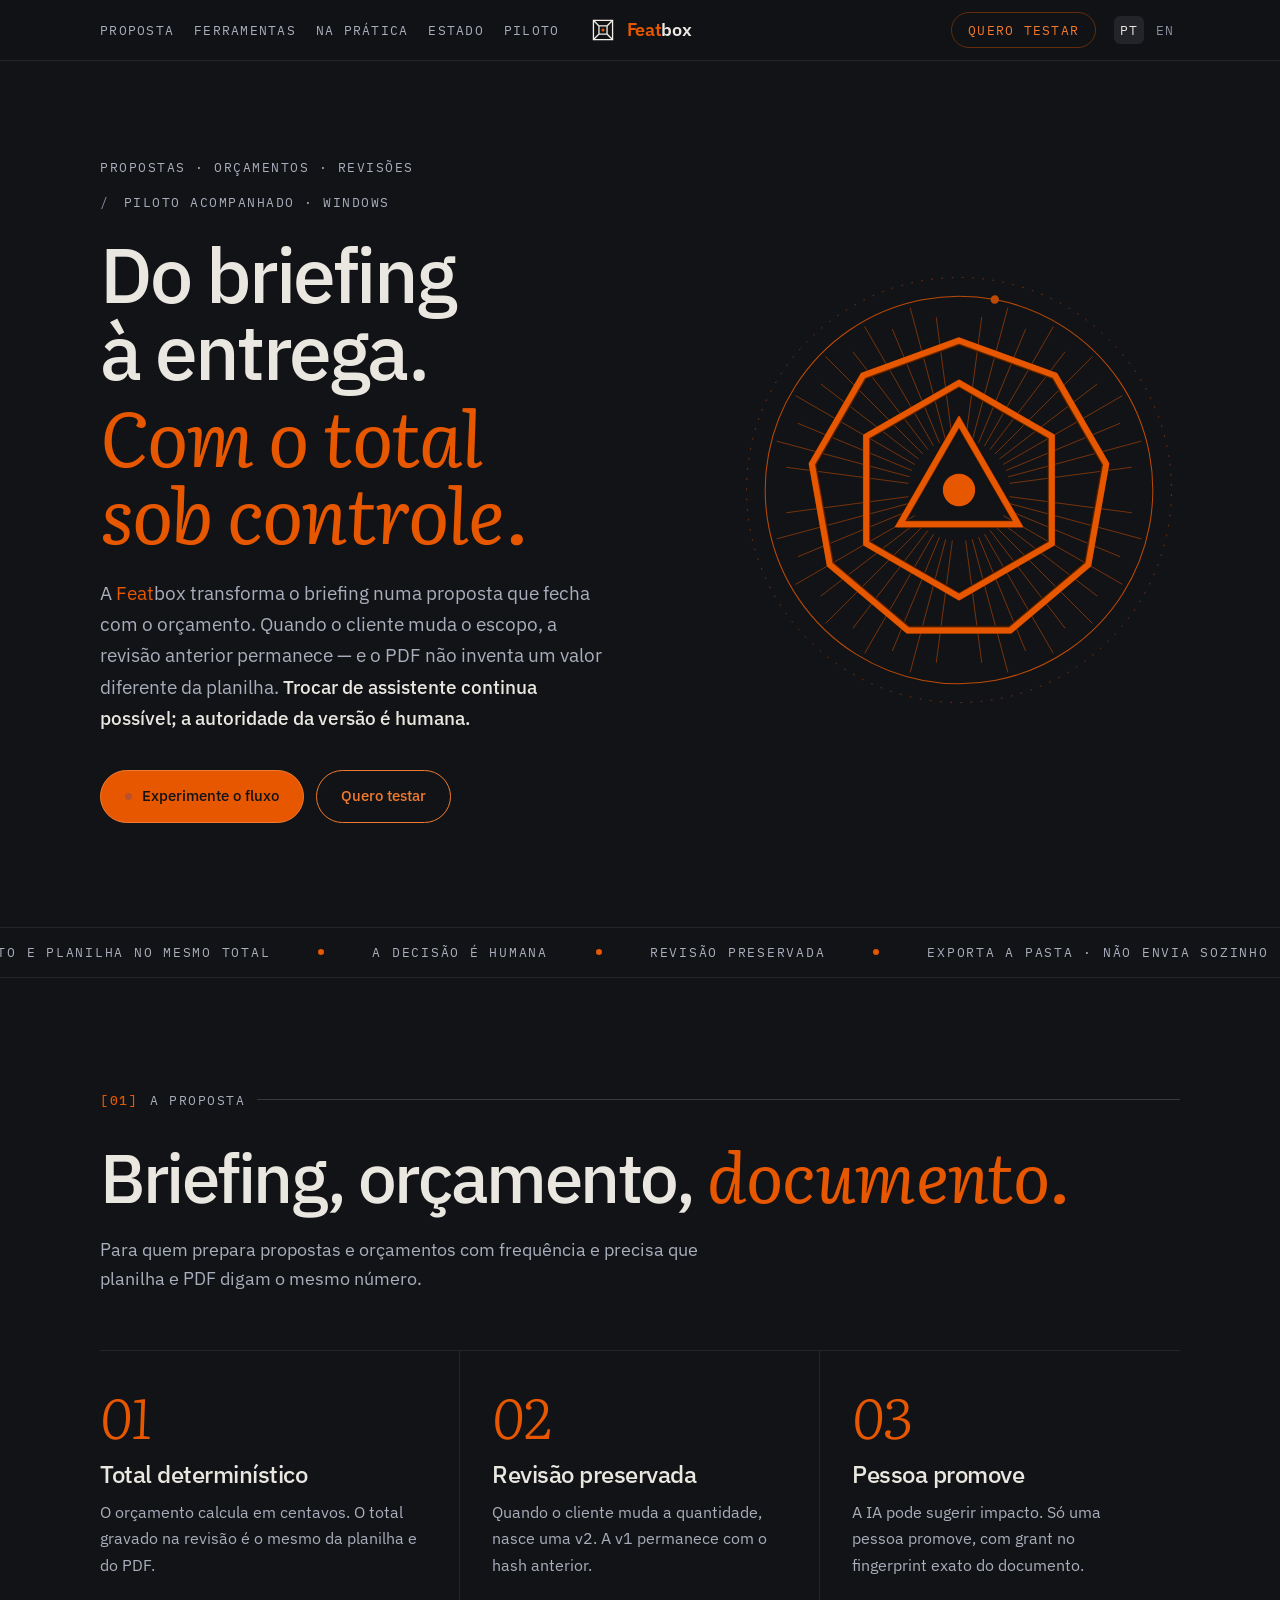
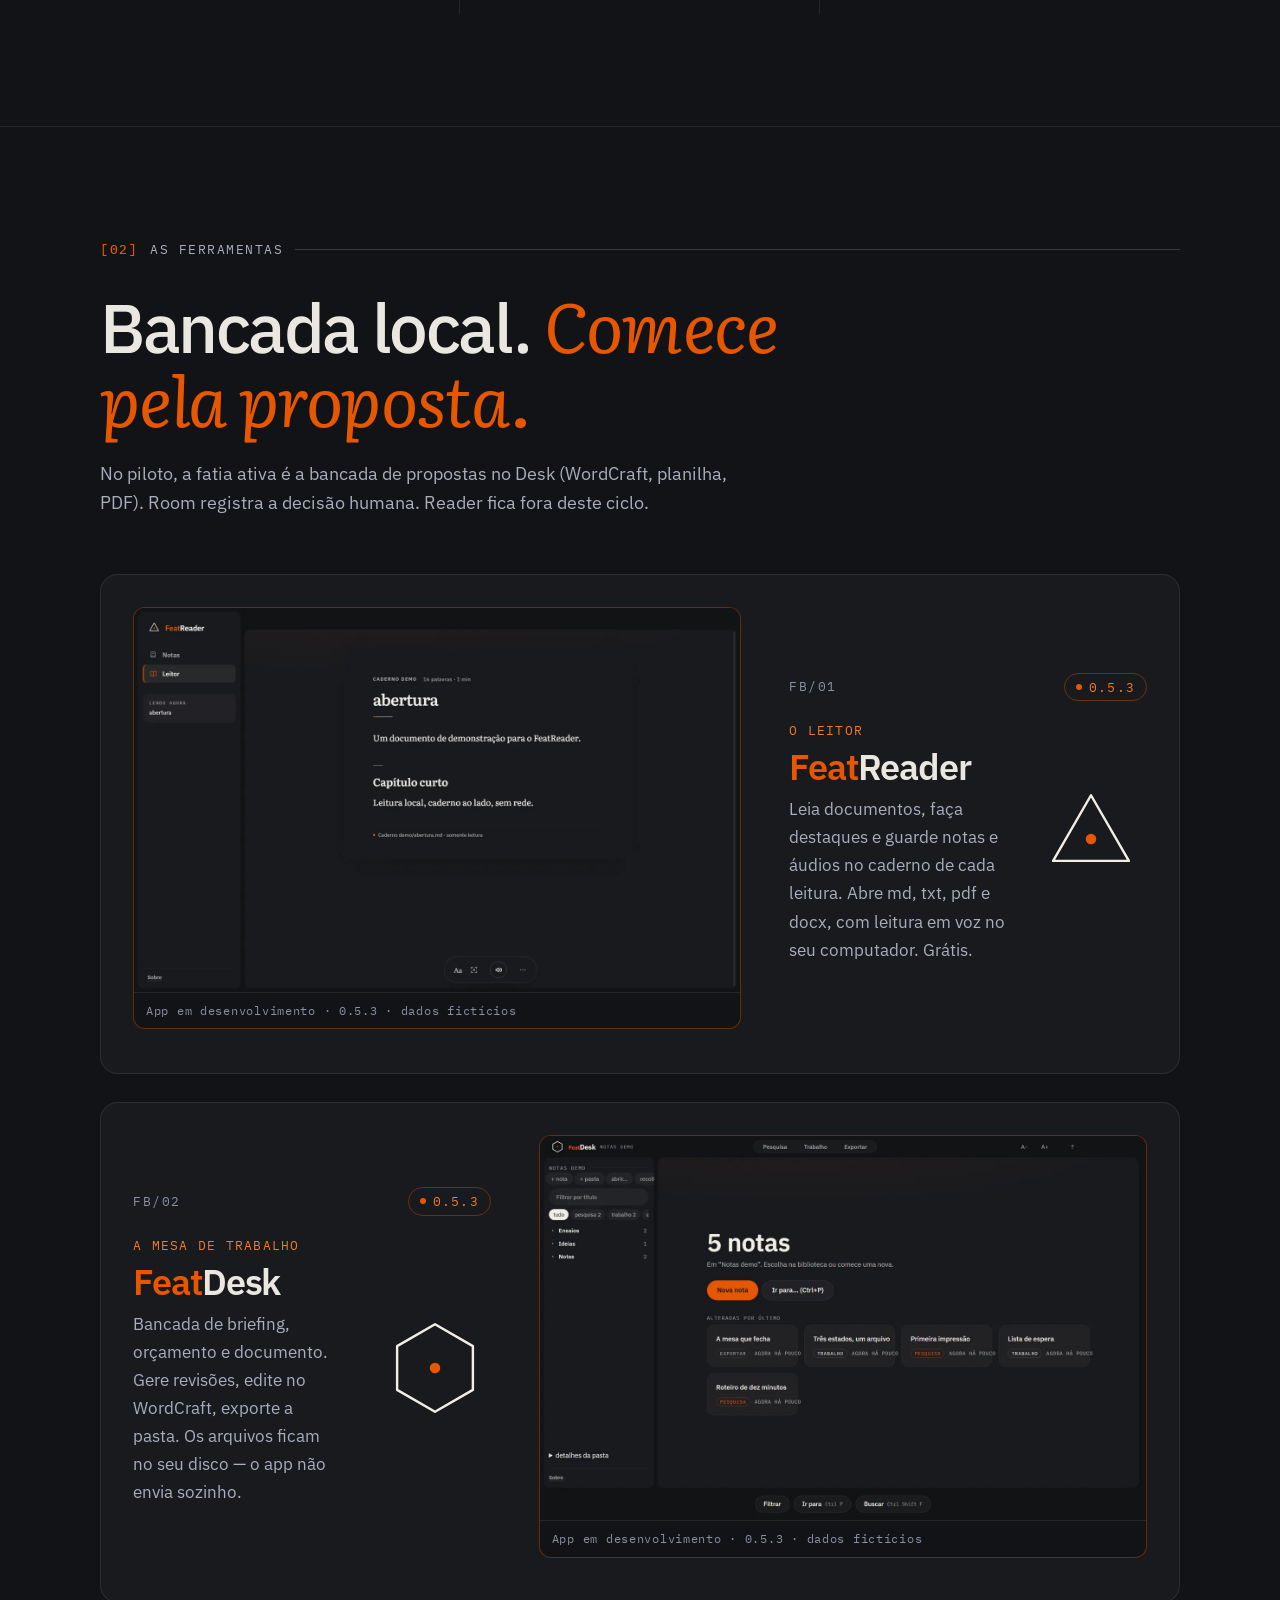
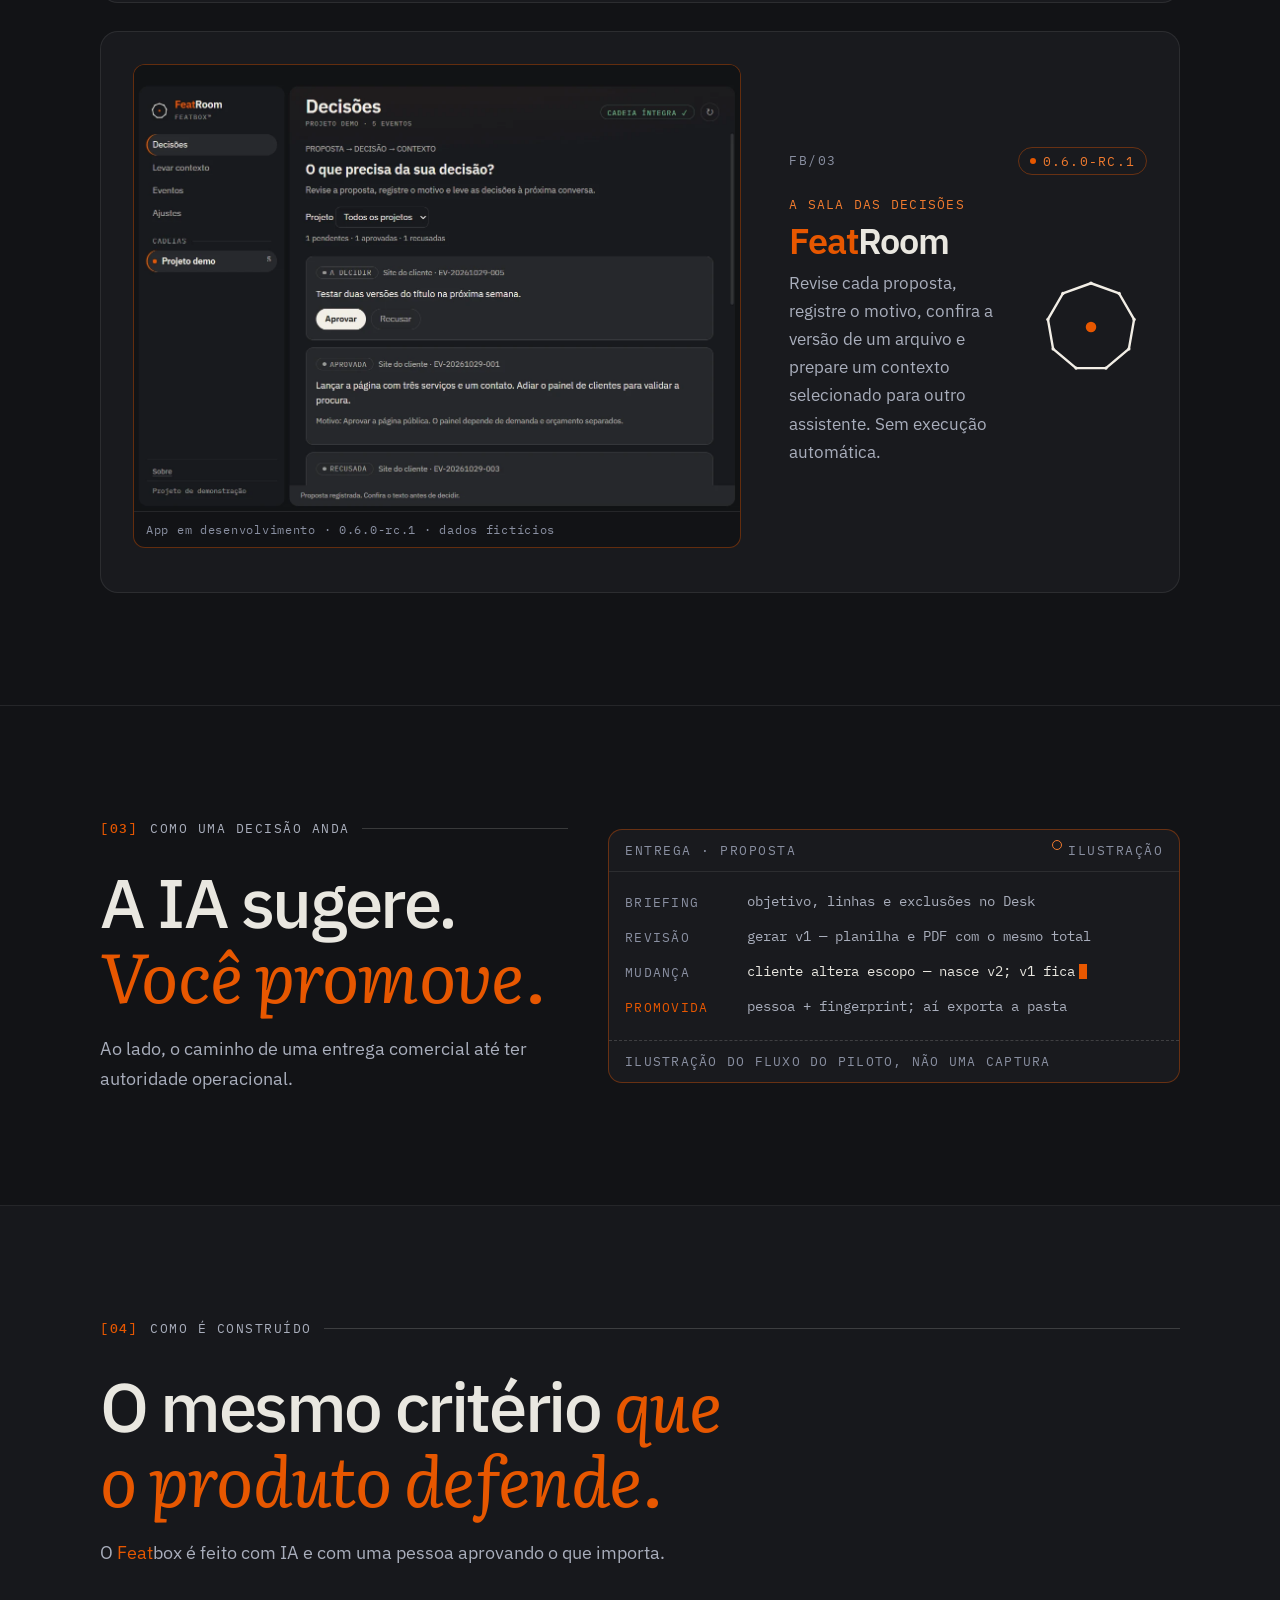
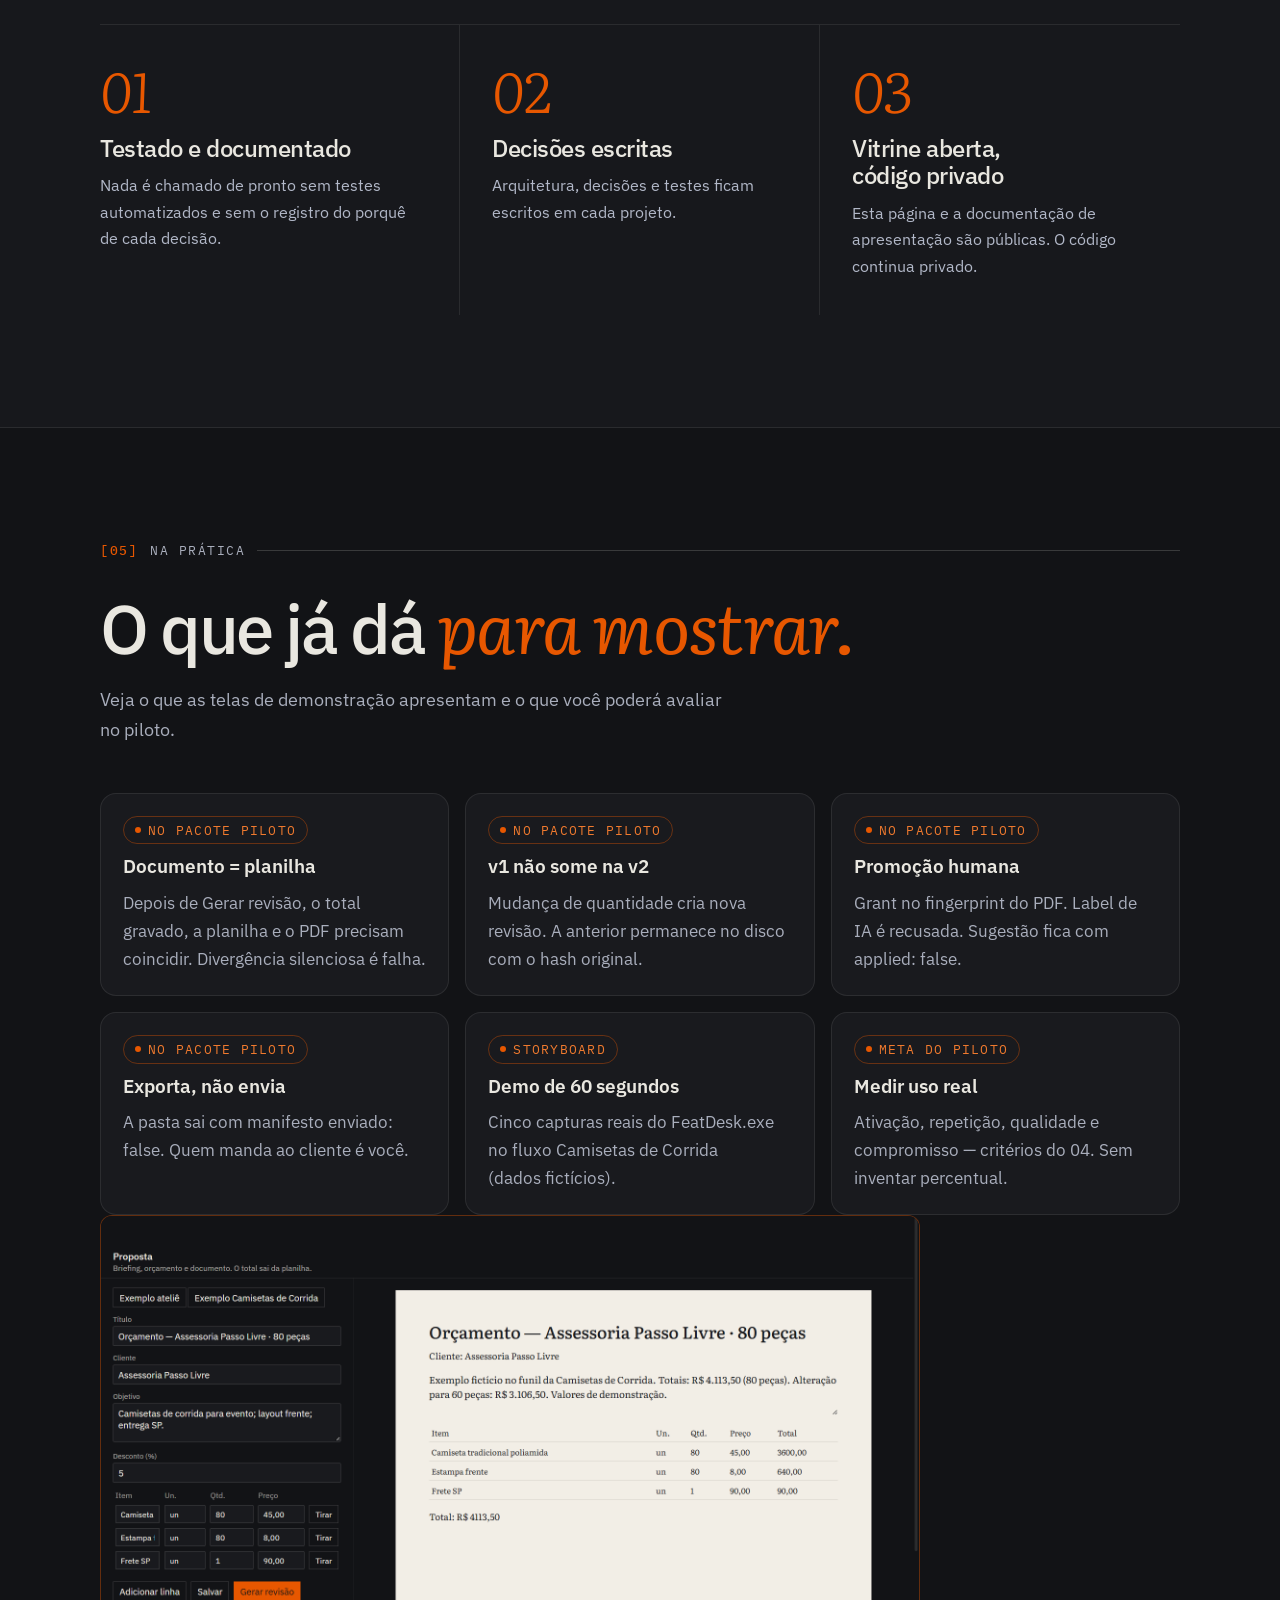
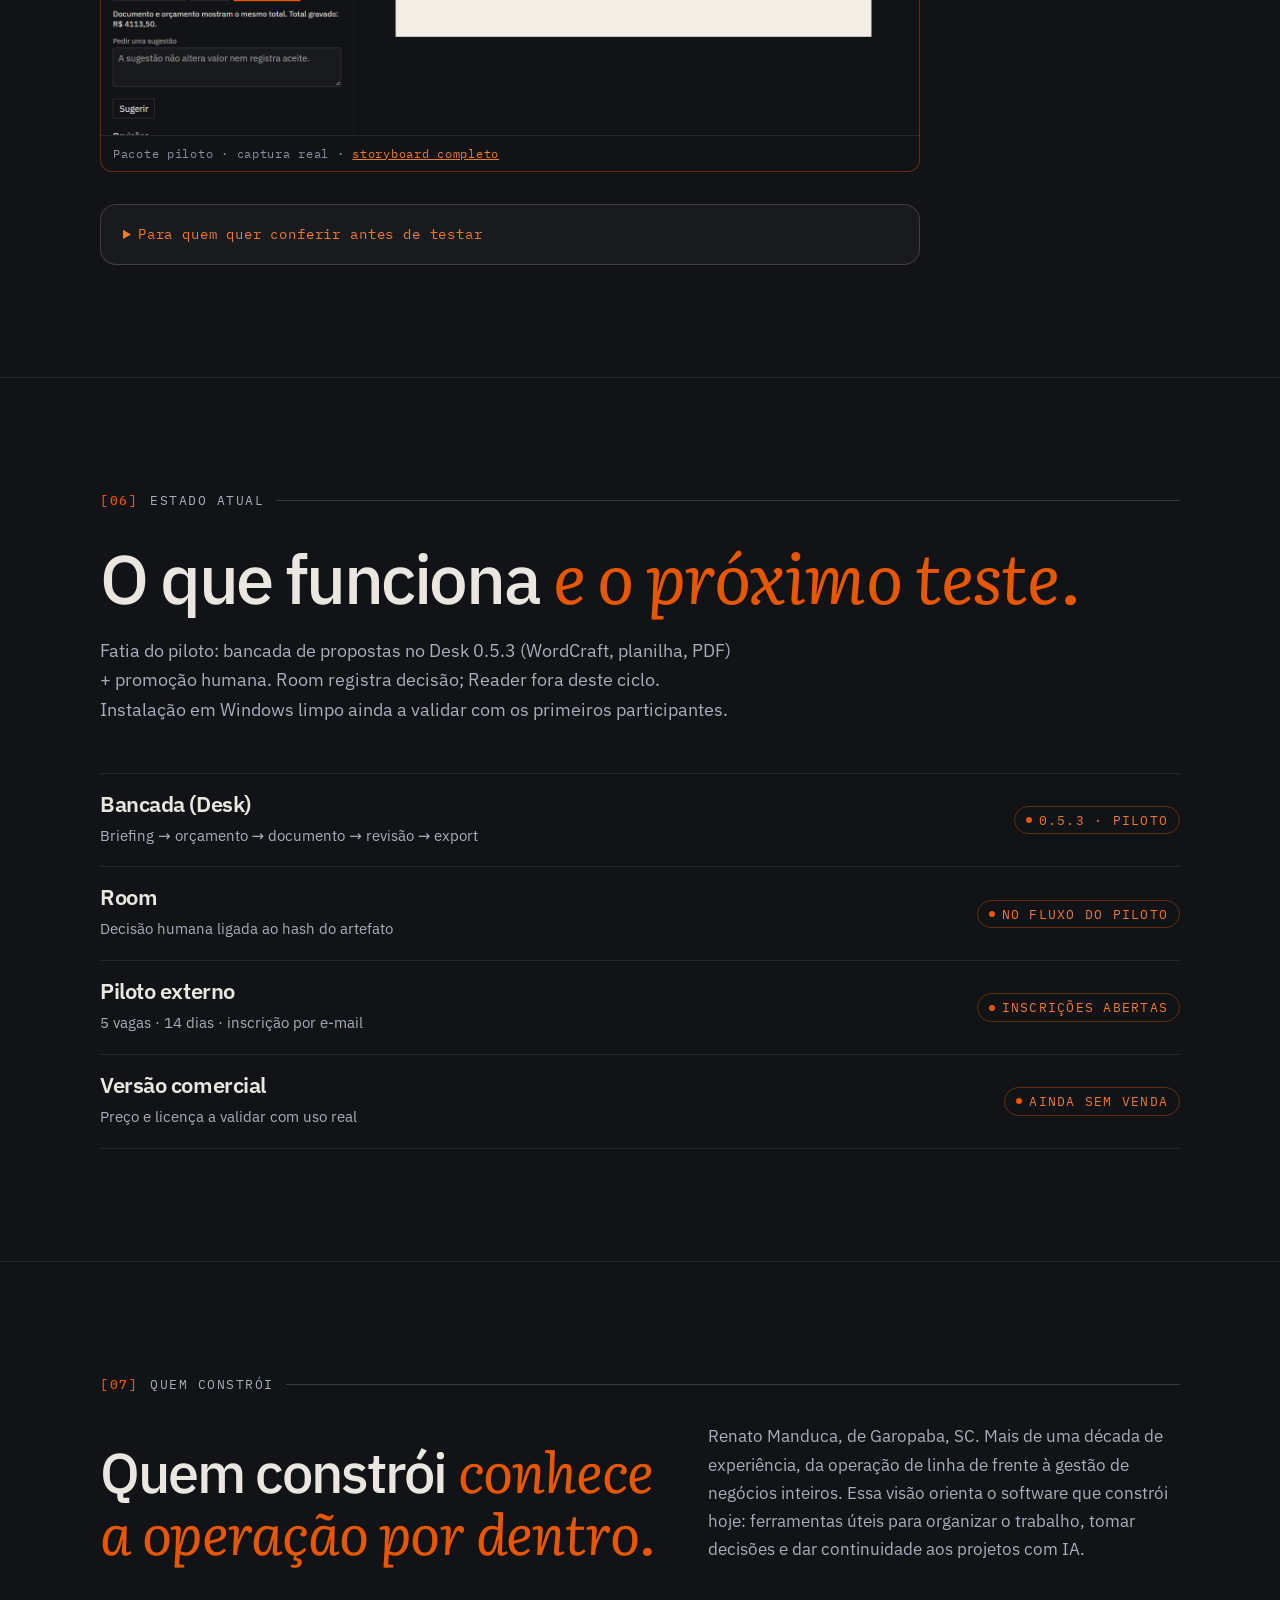
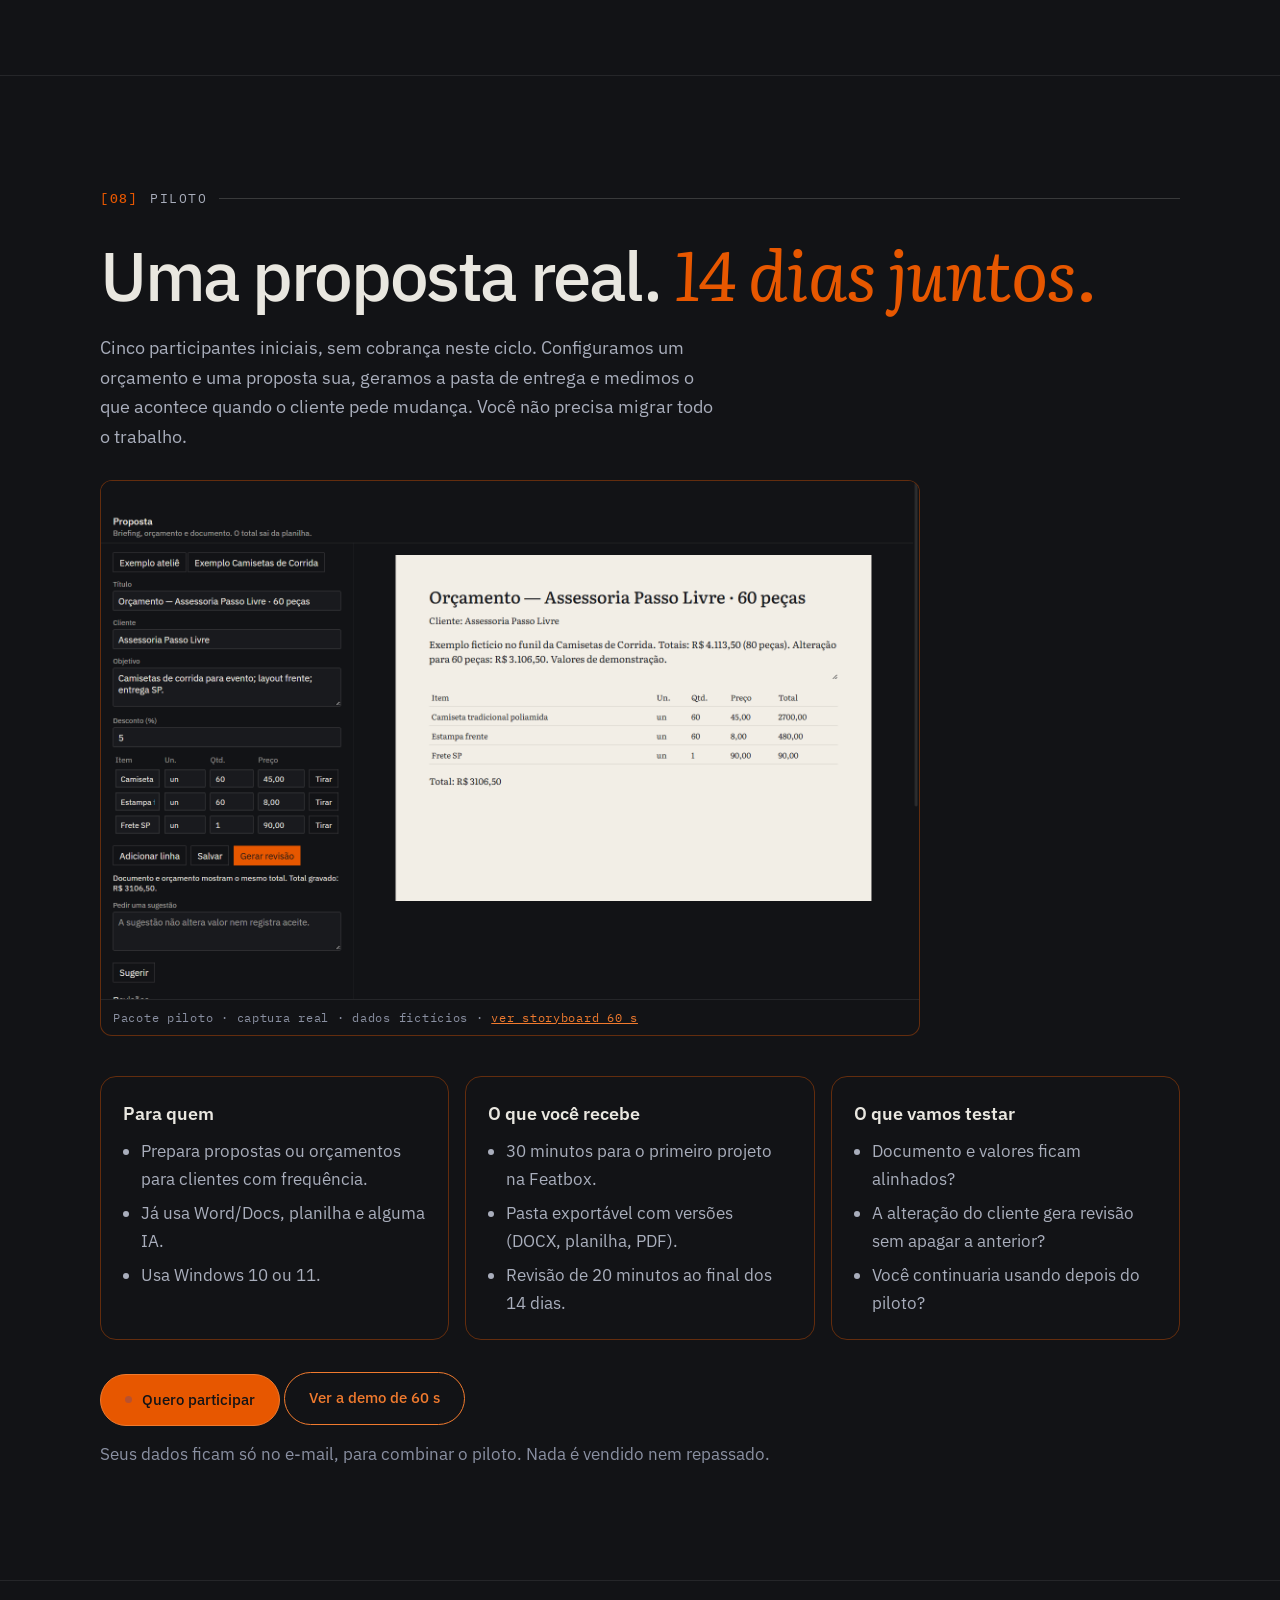
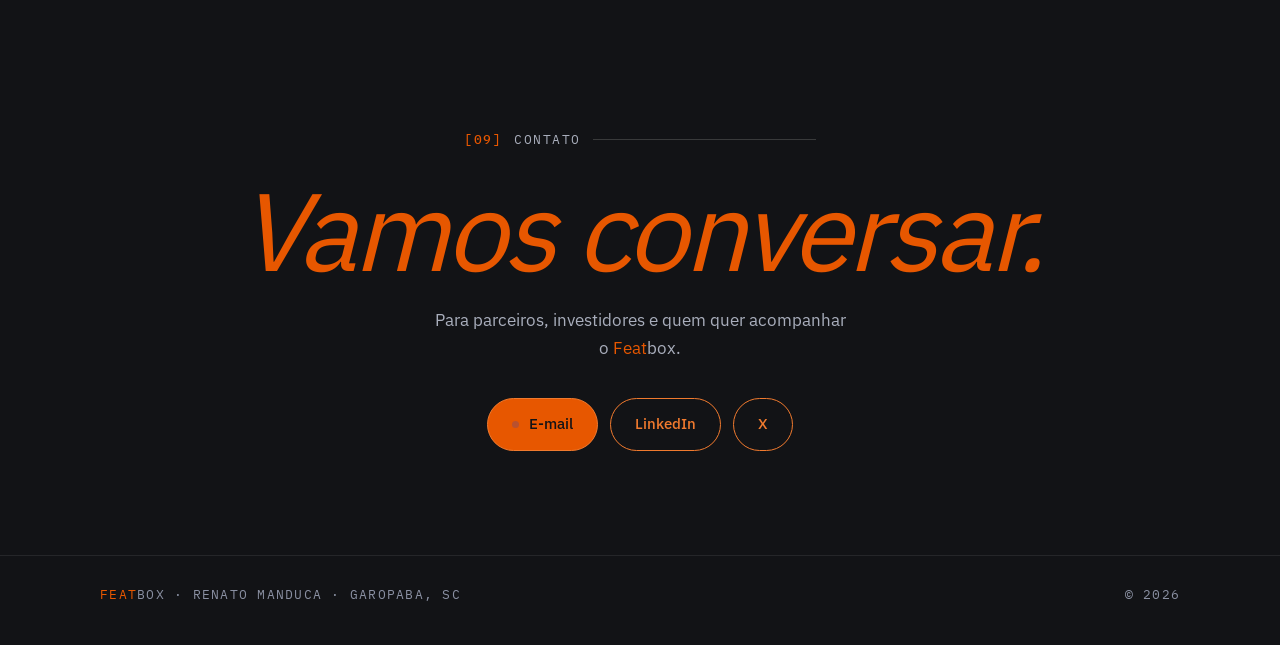
<file: index.html>
<!doctype html>
<html lang="pt-BR">
<head>
<meta charset="utf-8">
<meta name="viewport" content="width=device-width, initial-scale=1, viewport-fit=cover">
<title>Featbox · Do briefing à entrega, com valores sob controle</title>
<meta name="description" content="Transforme o briefing em uma proposta que fecha com o orçamento. Revise com clareza e encontre exatamente o que foi entregue. Piloto acompanhado para Windows.">
<meta name="theme-color" content="#121316">
<meta property="og:type" content="website">
<meta property="og:locale" content="pt_BR">
<meta name="twitter:card" content="summary_large_image">
<meta property="og:title" content="Featbox">
<meta property="og:description" content="Transforme o briefing em uma proposta que fecha com o orçamento. Revise com clareza e encontre exatamente o que foi entregue. Piloto acompanhado para Windows.">
<meta property="og:image" content="https://featbox.github.io/assets/og-featbox.png?v=continuidade1">
<meta property="og:image:width" content="1200"><meta property="og:image:height" content="630">
<!-- seo:inicio -->
<link rel="canonical" href="https://featbox.github.io/">
<meta name="robots" content="index,follow">
<meta name="author" content="Renato Manduca">
<meta property="og:url" content="https://featbox.github.io/">
<meta property="og:site_name" content="Featbox">
<meta property="og:locale:alternate" content="en_US">
<meta property="og:image:alt" content="Featbox · Do briefing à entrega, com valores sob controle">
<meta name="twitter:title" content="Featbox · Do briefing à entrega, com valores sob controle">
<meta name="twitter:description" content="Transforme o briefing em uma proposta que fecha com o orçamento. Revise com clareza e encontre exatamente o que foi entregue. Piloto acompanhado para Windows.">
<meta name="twitter:image" content="https://featbox.github.io/assets/og-featbox.png?v=continuidade1">
<link rel="icon" href="/favicon.ico" sizes="48x48">
<link rel="icon" href="/assets/marcas/featbox-sm.svg" type="image/svg+xml">
<link rel="icon" href="/assets/icones/favicon-32.png" type="image/png" sizes="32x32">
<link rel="icon" href="/assets/icones/favicon-16.png" type="image/png" sizes="16x16">
<link rel="apple-touch-icon" href="/assets/icones/apple-touch-icon.png">
<link rel="manifest" href="/site.webmanifest">
<script type="application/ld+json">{"@context": "https://schema.org", "@type": "SoftwareApplication", "name": "Featbox", "applicationCategory": "ProductivityApplication", "operatingSystem": "Windows 10, Windows 11", "softwareVersion": "0.5.3-piloto", "description": "Bancada Windows para propostas e orçamentos: briefing, cálculo determinístico, documento editável, revisão preservada e exportação. Piloto acompanhado — documento e valores não divergem; a IA sugere e não aprova.", "inLanguage": "pt-BR", "url": "https://featbox.github.io/", "image": "https://featbox.github.io/assets/og-featbox.png?v=continuidade1", "author": {"@type": "Person", "name": "Renato Manduca", "address": {"@type": "PostalAddress", "addressLocality": "Garopaba", "addressRegion": "SC", "addressCountry": "BR"}}}</script>
<!-- seo:fim -->
<link rel="alternate" hreflang="pt-BR" href="https://featbox.github.io/">
<link rel="alternate" hreflang="en" href="https://featbox.github.io/en/">
<link rel="alternate" hreflang="x-default" href="https://featbox.github.io/">
<link rel="preload" href="assets/fonts/ibm-plex-sans-500.woff2" as="font" type="font/woff2" crossorigin>
<style>
@font-face{font-family:"IBM Plex Sans";font-weight:400;font-display:swap;src:url(assets/fonts/ibm-plex-sans-400.woff2) format("woff2")}
@font-face{font-family:"IBM Plex Sans";font-weight:500;font-display:swap;src:url(assets/fonts/ibm-plex-sans-500.woff2) format("woff2")}
@font-face{font-family:"IBM Plex Sans";font-weight:600;font-display:swap;src:url(assets/fonts/ibm-plex-sans-600.woff2) format("woff2")}
@font-face{font-family:"Literata";font-weight:200 900;font-style:normal;font-display:swap;src:url(assets/fonts/literata-var.woff2) format("woff2")}
@font-face{font-family:"Literata";font-weight:200 900;font-style:italic;font-display:swap;src:url(assets/fonts/literata-italic-var.woff2) format("woff2")}
@font-face{font-family:"IBM Plex Mono";font-weight:400;font-display:swap;src:url(assets/fonts/ibm-plex-mono-400.woff2) format("woff2")}
@font-face{font-family:"IBM Plex Mono";font-weight:500;font-display:swap;src:url(assets/fonts/ibm-plex-mono-500.woff2) format("woff2")}
:root{
  --bg:#121316;--bg-2:#191A1E;--bg-3:#22242A;--blue:#191A1E;
  --text:#E9E7E0;--text-2:#A9AEBC;--text-3:#8A90A2;
  --gold:#F07A2E;--dot:#E75700;--f:#E75700;
  --line:rgb(233 231 224 / .09);--line-2:rgb(233 231 224 / .18);--line-gold:rgb(231 87 0 / .38);
  
  --f-display:"IBM Plex Sans","Segoe UI",system-ui,sans-serif;
  --f-serif:"Literata",Georgia,serif;
  --f-sans:"IBM Plex Sans","Segoe UI",system-ui,sans-serif;
  --f-mono:"IBM Plex Mono",ui-monospace,Consolas,monospace;
  --wrap:1160px;--pad:clamp(16px,4vw,40px);
}
*{box-sizing:border-box}
html{scroll-behavior:smooth;background:var(--bg);color-scheme:dark;scrollbar-color:#3A3C42 var(--bg)}
body{margin:0;background:var(--bg);color:var(--text);font:400 17px/1.65 var(--f-sans);-webkit-font-smoothing:antialiased;overflow-x:hidden}
h1,h2,h3,h4,p{margin:0}
h1,h2,h3{text-wrap:balance}
p{text-wrap:pretty}
a{color:var(--gold)}
img,svg{display:block;max-width:100%}
:focus-visible{outline:2px solid var(--gold);outline-offset:3px;border-radius:4px}
.wrap{max-width:var(--wrap);margin:0 auto;padding:0 var(--pad)}
.skip{position:absolute;left:-999px;top:8px;z-index:200;background:var(--gold);color:var(--bg);padding:8px 12px}
.skip:focus{left:8px}
.foil{color:var(--dot);-webkit-text-fill-color:currentColor;font-family:var(--f-serif);font-style:italic;font-weight:400;letter-spacing:-.01em}
@supports not ((background-clip:text) or (-webkit-background-clip:text)){.foil{color:var(--gold);-webkit-text-fill-color:currentColor}}
.label{display:flex;align-items:center;gap:12px;font-family:var(--f-mono);font-size:12.5px;letter-spacing:.12em;text-transform:uppercase;color:var(--text-2)}
.label b{font-weight:500;color:var(--dot)}
.label::after{content:"";flex:1;height:1px;background:var(--line-2)}
.display{font-family:var(--f-display);font-weight:500;line-height:1.02;letter-spacing:-.035em}
.top{position:sticky;top:0;z-index:50;background:color-mix(in srgb,var(--bg) 82%,transparent);backdrop-filter:blur(14px);border-bottom:1px solid var(--line)}
.top .wrap{display:grid;grid-template-columns:1fr auto 1fr;align-items:center;height:60px}
.top nav{display:none;gap:28px}
.top nav a,.top .cta{font-family:var(--f-mono);font-size:12.5px;letter-spacing:.1em;text-transform:uppercase;text-decoration:none;color:var(--text-2)}
.top nav a:hover{color:var(--text)}
.top nav a{white-space:nowrap}
.brand{display:flex;align-items:center;gap:10px;text-decoration:none;color:var(--text);justify-self:center}
.brand img{width:28px;height:28px;border-radius:7px}
.brand span{font-weight:600;font-size:18px;letter-spacing:-.02em}
.top .cta{justify-self:end;border:1px solid var(--line-gold);border-radius:999px;padding:7px 16px;color:var(--gold)}
.top .cta:hover{background:var(--bg-3)}
.btn{display:inline-flex;align-items:center;gap:10px;padding:13px 24px;border-radius:999px;font-family:var(--f-sans);font-size:15px;font-weight:500;text-decoration:none;border:1px solid var(--gold);transition:background-color .2s,filter .2s}
.btn-primary{background:var(--f);color:var(--bg)}
.btn-primary:hover{filter:brightness(1.07)}
.btn-ghost{color:var(--gold);background:transparent}
.btn-ghost:hover{background:var(--bg-3)}
.btn .dot{width:7px;height:7px;border-radius:50%;background:#B8512F}
.btn-ghost .dot{background:var(--dot)}
.hero{position:relative;border-bottom:1px solid var(--line);background:var(--bg)}
.hero .wrap{display:grid;gap:40px;padding-top:72px;padding-bottom:84px;align-items:center}
.hero .kicker{font-family:var(--f-mono);font-size:12.5px;letter-spacing:.12em;text-transform:uppercase;color:var(--text-2);display:flex;gap:14px;flex-wrap:wrap}
.hero .kicker span+span::before{content:"/";margin-right:14px;color:var(--text-3)}
.hero h1{margin-top:24px;font-size:clamp(40px,6vw,84px);line-height:1}
.hero h1 .l2{display:block;margin-top:.08em}
.display.foil{font-weight:400}
.hero .lead{margin-top:28px;max-width:46ch;font-size:19px;color:var(--text-2)}
.hero .lead strong{color:var(--text);font-weight:500}
.hero .actions{margin-top:36px;display:flex;flex-wrap:wrap;gap:12px}
.art{position:relative;aspect-ratio:1;width:100%;max-width:520px;justify-self:center}
.art svg{width:100%;height:100%}
.art .orbit,.art .orbit2{transform-origin:50% 50%}
.art{position:relative}
.t3-palco{position:absolute;inset:0;perspective:1100px;transform-style:preserve-3d;pointer-events:none}
.t3-palco .t3{position:absolute;inset:0;width:100%;height:100%;transform-style:preserve-3d;backface-visibility:visible}
.t3-palco .t3{will-change:transform}
.t3-fatia{position:absolute;inset:0;width:100%;height:100%}
.t3-9{animation:giro9 18s cubic-bezier(.65,0,.35,1) infinite}
.t3-6{animation:giro6 13s cubic-bezier(.65,0,.35,1) infinite}
.t3-3{animation:giro3 9s cubic-bezier(.65,0,.35,1) infinite}
@keyframes giro9{0%,22%{transform:rotateY(0)}78%,100%{transform:rotateY(360deg)}}
@keyframes giro6{0%,18%{transform:rotateX(0)}82%,100%{transform:rotateX(-360deg)}}
@keyframes giro3{0%,15%{transform:rotate3d(1,1,0,0deg)}85%,100%{transform:rotate3d(1,1,0,360deg)}}
.t3-nucleo{transform-box:fill-box;transform-origin:center;animation:pulso 2.6s ease-in-out infinite;filter:drop-shadow(0 0 0 rgb(231 87 0 / 0))}
@keyframes pulso{0%,100%{transform:scale(1);filter:drop-shadow(0 0 0 rgb(231 87 0 / 0))}50%{transform:scale(1.18);filter:drop-shadow(0 0 14px rgb(231 87 0 / .55))}}
@media (prefers-reduced-motion:reduce){.t3-palco .t3,.t3-nucleo{animation:none}}

.ticker{border-bottom:1px solid var(--line);overflow:hidden;white-space:nowrap;background:var(--bg)}
.ticker div{display:inline-flex;gap:48px;padding:14px 0}
.ticker span{font-family:var(--f-mono);font-size:12.5px;letter-spacing:.14em;text-transform:uppercase;color:var(--text-2);display:inline-flex;gap:48px;align-items:center}
.ticker span::after{content:"";width:6px;height:6px;border-radius:50%;background:var(--dot)}
.section{padding:112px 0;border-bottom:1px solid var(--line);scroll-margin-top:60px}
.section h2{margin-top:28px;font-size:clamp(38px,5.4vw,72px)}
.section .lead{margin-top:22px;max-width:58ch;font-size:18px;color:var(--text-2)}
.cols{display:grid;gap:0;margin-top:56px;border-top:1px solid var(--line)}
.col{padding:32px 28px 32px 0;border-bottom:1px solid var(--line)}
.col .num{font-family:var(--f-serif);font-style:italic;font-weight:300;font-size:56px;line-height:1;display:block}
.col h3{margin-top:18px;font-weight:500;font-size:24px;line-height:1.15;letter-spacing:-.02em}
.col p{margin-top:10px;color:var(--text-2);font-size:16px}
.tools{margin-top:56px;display:grid;gap:20px}
.tool{position:relative;background:var(--bg-2);border:1px solid var(--line);border-radius:18px;padding:24px;display:flex;flex-direction:column;gap:14px;transition:border-color .2s}
.tool:hover{border-color:var(--line-gold)}
.tool .head{display:flex;justify-content:space-between;align-items:center}
.tool .idx{font-family:var(--f-mono);font-size:13px;letter-spacing:.12em;color:var(--text-3)}
.badge{display:inline-flex;align-items:center;gap:7px;font-family:var(--f-mono);font-size:12.5px;letter-spacing:.1em;text-transform:uppercase;color:var(--gold);border:1px solid var(--line-gold);border-radius:999px;padding:3px 11px}
.badge::before{content:"";width:6px;height:6px;border-radius:50%;background:var(--dot)}
.frame{aspect-ratio:16/10;border-radius:12px;background-color:var(--bg);border:1px solid var(--line-gold);display:grid;place-content:center;justify-items:center;gap:10px;position:relative;
  background-image:linear-gradient(var(--line) 1px,transparent 1px),linear-gradient(90deg,var(--line) 1px,transparent 1px);background-size:24px 24px;background-position:-1px -1px}
.frame img{width:72px;height:72px;border-radius:16px}
.app-mark{width:28px;height:28px;vertical-align:-4px;margin-right:10px}
.tech{margin-top:32px;max-width:820px;border:1px solid var(--line-2);border-radius:16px;padding:18px 22px;background:var(--bg-2)}
.tech summary{cursor:pointer;font-family:var(--f-mono);font-size:14px;letter-spacing:.06em;color:var(--gold)}
.tech ul{margin:16px 0 0;padding-left:18px;display:grid;gap:10px;color:var(--text-2)}
.tech b{color:var(--text)}
.tech code{font-family:var(--f-mono);font-size:.92em;color:var(--text)}
.top .brand{grid-column:2}.cta-wrap{grid-column:3;justify-self:end;display:flex;align-items:center;gap:6px;white-space:nowrap}@media (max-width:480px){.top .cta{display:none}.lang{margin-left:0}}
.lang{display:inline-flex;gap:6px;margin-left:12px;font-family:var(--f-mono);font-size:12.5px;letter-spacing:.08em}.lang a{color:var(--text-3);text-decoration:none;padding:4px 6px;border-radius:6px}.lang a[aria-current]{color:var(--text);background:var(--bg-3)}
.feat{color:var(--dot);font:inherit;letter-spacing:inherit}
.tool-txt{display:grid;grid-template-columns:minmax(0,1fr) auto;gap:20px;align-items:center}.tool-txt h3{margin:6px 0 10px}.app-mark-lg{width:112px;height:112px;align-self:center;justify-self:end;display:block}@media(max-width:640px){.tool-txt{grid-template-columns:minmax(0,1fr) 84px;gap:8px 14px}.tool-txt>div{display:contents}.tool-txt .role{grid-column:1;grid-row:1}.tool-txt h3{grid-column:1;grid-row:2;font-size:clamp(24px,7vw,30px)}.tool-txt p{grid-column:1/-1;grid-row:3}.app-mark-lg{width:84px;height:84px;max-width:none;grid-column:2;grid-row:1/3}}
.frame.shot{display:block;aspect-ratio:auto;padding:0;background:var(--bg);overflow:hidden;margin:0}
.frame.shot img{display:block;width:100%;height:auto;border-radius:0}
.frame.shot .cap{position:static;display:block;padding:8px 12px;font-family:var(--f-mono);font-size:12px;letter-spacing:.06em;color:var(--text-3);border-top:1px solid var(--line)}
.proofs{margin-top:48px;display:grid;gap:16px;grid-template-columns:repeat(auto-fit,minmax(260px,1fr))}
.proof{background:var(--bg-2);border:1px solid var(--line);border-radius:16px;padding:22px;display:flex;flex-direction:column;gap:10px;align-items:flex-start}
.proof h3{margin:0;font-size:19px;line-height:1.3}
.proof p{margin:0;color:var(--text-2)}
.proof .src{font-family:var(--f-mono);font-size:12.5px;color:var(--text-3)}
.proof-shot{margin:40px 0 0;max-width:820px}
.pilot{display:grid;gap:16px;grid-template-columns:repeat(auto-fit,minmax(240px,1fr));margin-top:40px}
.pilot div{border:1px solid var(--line-gold);border-radius:16px;padding:22px}
.pilot h3{margin:0 0 8px;font-size:18px}
.pilot p,.pilot li{color:var(--text-2);margin:0}
.pilot ul{margin:0;padding-left:18px;display:grid;gap:6px}
.frame.mock{display:block;aspect-ratio:auto;padding:0;background:none;border:0;overflow:visible}
.frame.mock svg{width:100%;height:auto;border-radius:12px;box-shadow:0 18px 40px -22px rgb(0 0 0 / .9)}
.frame .cap{position:absolute;left:12px;bottom:-26px;font-family:var(--f-mono);font-size:11.5px;letter-spacing:.08em;color:var(--text-3)}
.tool .frame.mock{margin-bottom:22px}
.tool h3{font-weight:600;font-size:30px;line-height:1;letter-spacing:-.03em}
.tool .role{font-family:var(--f-mono);font-size:12.5px;letter-spacing:.1em;text-transform:uppercase;color:var(--gold)}
.tool p{color:var(--text-2);font-size:16px}
.ledger-wrap{display:grid;gap:40px;align-items:center}
.ledger{background:var(--bg-2);border:1px solid var(--line-gold);border-radius:14px;font-family:var(--f-mono);font-size:14px;overflow:hidden}
.ledger .bar{display:flex;justify-content:space-between;gap:12px;padding:10px 16px;border-bottom:1px solid var(--line);color:var(--text-3);font-size:12.5px;letter-spacing:.12em;text-transform:uppercase}
.ledger .bar i{font-style:normal;display:inline-flex;gap:6px}
.ledger .bar i::before{content:"";width:8px;height:8px;border:1px solid var(--gold);border-radius:50%}
.ledger ol{list-style:none;margin:0;padding:18px 16px 22px;display:grid;gap:12px}
.ledger li{display:grid;grid-template-columns:110px 1fr;gap:12px;color:var(--text-2)}
.ledger li .st{color:var(--text-3);text-transform:uppercase;letter-spacing:.1em;font-size:12.5px;padding-top:2px}
.ledger li.ok .st{color:var(--dot)}
.ledger li.wait{color:var(--text)}
.caret{display:inline-block;width:.6em;height:1.1em;vertical-align:-3px;background:var(--dot);margin-left:4px}
.ledger .note{border-top:1px dashed var(--line-2);padding:10px 16px;color:var(--text-3);font-size:12.5px;letter-spacing:.1em;text-transform:uppercase}
.band{background:#17181C}
.band .col p{color:#B2B8C8}
.state{margin-top:48px;border-top:1px solid var(--line)}
.state div{display:grid;grid-template-columns:1fr auto;gap:16px;align-items:center;padding:18px 0;border-bottom:1px solid var(--line)}
.state .t{font-weight:600;font-size:22px;letter-spacing:-.02em;line-height:1.1}
.state .s{display:block;margin-top:4px;font-size:15px;color:var(--text-2)}
.who{display:grid;gap:32px}
.who h2{font-size:clamp(34px,4.4vw,56px)}
.who p{color:var(--text-2);max-width:58ch}
.contact{padding:128px 0 104px;text-align:center;background:var(--bg)}
.contact h2{font-size:clamp(52px,8.6vw,120px)}
.contact p{margin:20px auto 0;max-width:44ch;color:var(--text-2)}
.contact .actions{margin-top:36px;display:flex;flex-wrap:wrap;gap:12px;justify-content:center}
footer{border-top:1px solid var(--line);padding:28px 0 40px}
footer .wrap{display:flex;flex-wrap:wrap;justify-content:space-between;gap:12px;font-family:var(--f-mono);font-size:12.5px;letter-spacing:.1em;text-transform:uppercase;color:var(--text-3)}
.js .reveal{opacity:0;transform:translateY(14px);transition:opacity .7s ease,transform .7s ease}
.js .reveal.in{opacity:1;transform:none}
@media (min-width:860px){
  .top nav{display:none}
  .hero .wrap{grid-template-columns:1.15fr .85fr;padding-top:96px;padding-bottom:104px}
  .cols{grid-template-columns:repeat(3,1fr)}
  .col{border-bottom:0;border-right:1px solid var(--line);padding:36px 32px}
  .col:first-child{padding-left:0}.col:last-child{border-right:0}
  .tools{grid-template-columns:repeat(3,1fr)}
  .ledger-wrap{grid-template-columns:.9fr 1.1fr}
  .who{grid-template-columns:1.1fr .9fr;align-items:end}
}
@media (max-width:520px){.ledger li{grid-template-columns:1fr;gap:2px}}
@media (prefers-reduced-motion:reduce){
  *,*::before,*::after{transition:none!important;scroll-behavior:auto!important}
  .js .reveal{opacity:1;transform:none}
}

@media(min-width:900px){
  .tools{grid-template-columns:1fr;gap:28px}
  .tool{display:grid;grid-template-columns:minmax(0,1.7fr) minmax(0,1fr);grid-template-areas:"frame ." "frame head" "frame role" "frame title" "frame text" "frame .";grid-template-rows:1fr auto auto auto auto 1fr;column-gap:48px;row-gap:14px;padding:32px}
  .tool .frame{grid-area:frame;align-self:center;margin-bottom:0}
  .tool .head{grid-column:2;grid-row:2;align-self:end}.tool-txt{grid-column:2;grid-row:3/6;min-width:0}.tool:nth-child(even) .head,.tool:nth-child(even) .tool-txt{grid-column:1}
  .tool .role{grid-area:role}.tool h3{grid-area:title}.tool p{grid-area:text}
  .tool:nth-child(even){grid-template-columns:minmax(0,1fr) minmax(0,1.7fr);grid-template-areas:". frame" "head frame" "role frame" "title frame" "text frame" ". frame"}
  .tool h3{font-size:36px}.tool p{font-size:17px}
  .tool .frame .cap{bottom:-28px}
  .tool{padding-bottom:44px}
}
@media (min-width:1180px){.top nav{display:flex;gap:20px;grid-column:1}}
</style>
</head>
<body>
<script>document.documentElement.className='js'</script>
<a class="skip" href="#conteudo">Pular para o conteúdo</a>
<svg width="0" height="0" style="position:absolute" aria-hidden="true">
  <defs>
    <linearGradient id="foilg" x1="0" y1="0" x2="1" y2="1"><stop offset="0" stop-color="#E75700"/><stop offset="1" stop-color="#E75700"/></linearGradient>
  </defs>
</svg>

<header class="top">
  <div class="wrap">
    <nav aria-label="Seções"><a href="#proposta">Proposta</a><a href="#ferramentas">Ferramentas</a><a href="#provas">Na prática</a><a href="#estado">Estado</a><a href="#piloto">Piloto</a></nav>
    <a class="brand" href="#topo" aria-label="Featbox, início"><img src="assets/marcas/featbox-sm.svg" alt="" width="30" height="30"><span><span class="feat">Feat</span>box</span></a>
    <span class="cta-wrap"><a class="cta" href="#piloto">Quero testar</a><span class="lang"><a href="./" aria-current="page" hreflang="pt-BR">PT</a><a href="en/" hreflang="en" lang="en">EN</a></span></span>
  </div>
</header>

<main id="conteudo">
  <section class="hero" id="topo" aria-labelledby="titulo">
    <div class="wrap">
      <div>
        <p class="kicker"><span>Propostas · orçamentos · revisões</span><span>Piloto acompanhado · Windows</span></p>
        <h1 id="titulo" class="display">Do briefing à entrega. <span class="l2 foil">Com o total sob controle.</span></h1>
        <p class="lead">A <span class="feat">Feat</span>box transforma o briefing numa proposta que fecha com o orçamento. Quando o cliente muda o escopo, a revisão anterior permanece — e o PDF não inventa um valor diferente da planilha. <strong>Trocar de assistente continua possível; a autoridade da versão é humana.</strong></p>
        <div class="actions">
          <a class="btn btn-primary" href="demo/"><span class="dot"></span>Experimente o fluxo</a>
          <a class="btn btn-ghost" href="#piloto">Quero testar</a>
        </div>
      </div>
      <figure class="art" style="margin:0" aria-hidden="true">
        <svg viewBox="0 0 520 520" fill="none" stroke="url(#foilg)">
          <g class="orbit2" stroke-width="1" opacity=".5"><circle cx="260" cy="260" r="250" stroke-dasharray="2 10"/></g>
          <g class="orbit" stroke-width="1.2" opacity=".8"><circle cx="260" cy="260" r="228"/><circle cx="260" cy="32" r="5" fill="#E75700" stroke="none"/></g>
          <g stroke-width="1" opacity=".55" id="rays"></g>
        </svg>
        <div class="t3-palco"><div class="t3 t3-9"><svg class="t3-fatia" viewBox="0 0 520 520" fill="none" stroke="#3A1A08" style="transform:translateZ(-12px)" aria-hidden="true"><polygon points="260.0,84.1 373.0,125.2 433.2,229.4 412.2,347.8 320.2,425.2 199.8,425.2 107.8,347.8 86.8,229.4 147.0,125.2" stroke-width="7" stroke-linejoin="miter" stroke-miterlimit="8"/></svg><svg class="t3-fatia" viewBox="0 0 520 520" fill="none" stroke="#3A1A08" style="transform:translateZ(-10px)" aria-hidden="true"><polygon points="260.0,84.1 373.0,125.2 433.2,229.4 412.2,347.8 320.2,425.2 199.8,425.2 107.8,347.8 86.8,229.4 147.0,125.2" stroke-width="7" stroke-linejoin="miter" stroke-miterlimit="8"/></svg><svg class="t3-fatia" viewBox="0 0 520 520" fill="none" stroke="#3A1A08" style="transform:translateZ(-8px)" aria-hidden="true"><polygon points="260.0,84.1 373.0,125.2 433.2,229.4 412.2,347.8 320.2,425.2 199.8,425.2 107.8,347.8 86.8,229.4 147.0,125.2" stroke-width="7" stroke-linejoin="miter" stroke-miterlimit="8"/></svg><svg class="t3-fatia" viewBox="0 0 520 520" fill="none" stroke="#3A1A08" style="transform:translateZ(-6px)" aria-hidden="true"><polygon points="260.0,84.1 373.0,125.2 433.2,229.4 412.2,347.8 320.2,425.2 199.8,425.2 107.8,347.8 86.8,229.4 147.0,125.2" stroke-width="7" stroke-linejoin="miter" stroke-miterlimit="8"/></svg><svg class="t3-fatia" viewBox="0 0 520 520" fill="none" stroke="#7A3204" style="transform:translateZ(-4px)" aria-hidden="true"><polygon points="260.0,84.1 373.0,125.2 433.2,229.4 412.2,347.8 320.2,425.2 199.8,425.2 107.8,347.8 86.8,229.4 147.0,125.2" stroke-width="7" stroke-linejoin="miter" stroke-miterlimit="8"/></svg><svg class="t3-fatia" viewBox="0 0 520 520" fill="none" stroke="#7A3204" style="transform:translateZ(-2px)" aria-hidden="true"><polygon points="260.0,84.1 373.0,125.2 433.2,229.4 412.2,347.8 320.2,425.2 199.8,425.2 107.8,347.8 86.8,229.4 147.0,125.2" stroke-width="7" stroke-linejoin="miter" stroke-miterlimit="8"/></svg><svg class="t3-fatia" viewBox="0 0 520 520" fill="none" stroke="url(#foilg)" style="transform:translateZ(0px)" aria-hidden="true"><polygon points="260.0,84.1 373.0,125.2 433.2,229.4 412.2,347.8 320.2,425.2 199.8,425.2 107.8,347.8 86.8,229.4 147.0,125.2" stroke-width="7" stroke-linejoin="miter" stroke-miterlimit="8"/></svg></div><div class="t3 t3-6"><svg class="t3-fatia" viewBox="0 0 520 520" fill="none" stroke="#3A1A08" style="transform:translateZ(-12px)" aria-hidden="true"><polygon points="260.0,134.0 369.2,197.0 369.2,323.0 260.0,386.0 150.8,323.0 150.8,197.0" stroke-width="7" stroke-linejoin="miter" stroke-miterlimit="8"/></svg><svg class="t3-fatia" viewBox="0 0 520 520" fill="none" stroke="#3A1A08" style="transform:translateZ(-10px)" aria-hidden="true"><polygon points="260.0,134.0 369.2,197.0 369.2,323.0 260.0,386.0 150.8,323.0 150.8,197.0" stroke-width="7" stroke-linejoin="miter" stroke-miterlimit="8"/></svg><svg class="t3-fatia" viewBox="0 0 520 520" fill="none" stroke="#3A1A08" style="transform:translateZ(-8px)" aria-hidden="true"><polygon points="260.0,134.0 369.2,197.0 369.2,323.0 260.0,386.0 150.8,323.0 150.8,197.0" stroke-width="7" stroke-linejoin="miter" stroke-miterlimit="8"/></svg><svg class="t3-fatia" viewBox="0 0 520 520" fill="none" stroke="#3A1A08" style="transform:translateZ(-6px)" aria-hidden="true"><polygon points="260.0,134.0 369.2,197.0 369.2,323.0 260.0,386.0 150.8,323.0 150.8,197.0" stroke-width="7" stroke-linejoin="miter" stroke-miterlimit="8"/></svg><svg class="t3-fatia" viewBox="0 0 520 520" fill="none" stroke="#7A3204" style="transform:translateZ(-4px)" aria-hidden="true"><polygon points="260.0,134.0 369.2,197.0 369.2,323.0 260.0,386.0 150.8,323.0 150.8,197.0" stroke-width="7" stroke-linejoin="miter" stroke-miterlimit="8"/></svg><svg class="t3-fatia" viewBox="0 0 520 520" fill="none" stroke="#7A3204" style="transform:translateZ(-2px)" aria-hidden="true"><polygon points="260.0,134.0 369.2,197.0 369.2,323.0 260.0,386.0 150.8,323.0 150.8,197.0" stroke-width="7" stroke-linejoin="miter" stroke-miterlimit="8"/></svg><svg class="t3-fatia" viewBox="0 0 520 520" fill="none" stroke="url(#foilg)" style="transform:translateZ(0px)" aria-hidden="true"><polygon points="260.0,134.0 369.2,197.0 369.2,323.0 260.0,386.0 150.8,323.0 150.8,197.0" stroke-width="7" stroke-linejoin="miter" stroke-miterlimit="8"/></svg></div><div class="t3 t3-3"><svg class="t3-fatia" viewBox="0 0 520 520" fill="none" stroke="#3A1A08" style="transform:translateZ(-12px)" aria-hidden="true"><polygon points="260.0,179.5 329.7,300.2 190.4,300.2" stroke-width="7" stroke-linejoin="miter" stroke-miterlimit="8"/></svg><svg class="t3-fatia" viewBox="0 0 520 520" fill="none" stroke="#3A1A08" style="transform:translateZ(-10px)" aria-hidden="true"><polygon points="260.0,179.5 329.7,300.2 190.4,300.2" stroke-width="7" stroke-linejoin="miter" stroke-miterlimit="8"/></svg><svg class="t3-fatia" viewBox="0 0 520 520" fill="none" stroke="#3A1A08" style="transform:translateZ(-8px)" aria-hidden="true"><polygon points="260.0,179.5 329.7,300.2 190.4,300.2" stroke-width="7" stroke-linejoin="miter" stroke-miterlimit="8"/></svg><svg class="t3-fatia" viewBox="0 0 520 520" fill="none" stroke="#3A1A08" style="transform:translateZ(-6px)" aria-hidden="true"><polygon points="260.0,179.5 329.7,300.2 190.4,300.2" stroke-width="7" stroke-linejoin="miter" stroke-miterlimit="8"/></svg><svg class="t3-fatia" viewBox="0 0 520 520" fill="none" stroke="#7A3204" style="transform:translateZ(-4px)" aria-hidden="true"><polygon points="260.0,179.5 329.7,300.2 190.4,300.2" stroke-width="7" stroke-linejoin="miter" stroke-miterlimit="8"/></svg><svg class="t3-fatia" viewBox="0 0 520 520" fill="none" stroke="#7A3204" style="transform:translateZ(-2px)" aria-hidden="true"><polygon points="260.0,179.5 329.7,300.2 190.4,300.2" stroke-width="7" stroke-linejoin="miter" stroke-miterlimit="8"/></svg><svg class="t3-fatia" viewBox="0 0 520 520" fill="none" stroke="url(#foilg)" style="transform:translateZ(0px)" aria-hidden="true"><polygon points="260.0,179.5 329.7,300.2 190.4,300.2" stroke-width="7" stroke-linejoin="miter" stroke-miterlimit="8"/></svg></div><svg class="t3 t3-eixo" viewBox="0 0 520 520" aria-hidden="true"><circle class="t3-nucleo" cx="260" cy="260" r="19" fill="#E75700"/></svg></div>
      </figure>
    </div>
  </section>

  <div class="ticker" aria-hidden="true"><div>
    <span>Documento e planilha no mesmo total</span><span>A decisão é humana</span><span>Revisão preservada</span><span>Exporta a pasta · não envia sozinho</span><span>Método antes de ferramenta</span>
    <span>Documento e planilha no mesmo total</span><span>A decisão é humana</span><span>Revisão preservada</span><span>Exporta a pasta · não envia sozinho</span><span>Método antes de ferramenta</span>
  </div></div>

  <section class="section" id="proposta" aria-labelledby="t-proposta">
    <div class="wrap">
      <p class="label"><b>[01]</b> A proposta</p>
      <h2 id="t-proposta" class="display reveal">Briefing, orçamento, <span class="foil">documento.</span></h2>
      <p class="lead reveal">Para quem prepara propostas e orçamentos com frequência e precisa que planilha e PDF digam o mesmo número.</p>
      <div class="cols"><div class="col reveal"><span class="num foil">01</span><h3>Total determinístico</h3><p>O orçamento calcula em centavos. O total gravado na revisão é o mesmo da planilha e do PDF.</p></div><div class="col reveal"><span class="num foil">02</span><h3>Revisão preservada</h3><p>Quando o cliente muda a quantidade, nasce uma v2. A v1 permanece com o hash anterior.</p></div><div class="col reveal"><span class="num foil">03</span><h3>Pessoa promove</h3><p>A IA pode sugerir impacto. Só uma pessoa promove, com grant no fingerprint exato do documento.</p></div></div>
    </div>
  </section>

  <section class="section" id="ferramentas" aria-labelledby="t-ferramentas">
    <div class="wrap">
      <p class="label"><b>[02]</b> As ferramentas</p>
      <h2 id="t-ferramentas" class="display reveal">Bancada local. <span class="foil">Comece pela proposta.</span></h2>
      <p class="lead reveal">No piloto, a fatia ativa é a bancada de propostas no Desk (WordCraft, planilha, PDF). Room registra a decisão humana. Reader fica fora deste ciclo.</p>
      <div class="tools">
        <article class="tool reveal" aria-labelledby="t-reader">
          <div class="head"><span class="idx">FB/01</span><span class="badge">0.5.3</span></div>
          <figure class="frame shot"><img src="assets/telas/featreader.webp?v=053-marca2" alt="FeatReader aberto em um documento de demonstração, com área de leitura e a marca triangular" width="1400" height="886" loading="lazy"><figcaption class="cap">App em desenvolvimento · 0.5.3 · dados fictícios</figcaption></figure>
          <div class="tool-txt"><div><span class="role">O leitor</span>
          <h3 id="t-reader"><span class="feat">Feat</span>Reader</h3>
          <p>Leia documentos, faça destaques e guarde notas e áudios no caderno de cada leitura. Abre md, txt, pdf e docx, com leitura em voz no seu computador. Grátis.</p></div><img class="app-mark-lg" src="assets/marcas/featreader.svg" alt="" width="112" height="112"></div>
        </article>
        <article class="tool reveal" aria-labelledby="t-desk">
          <div class="head"><span class="idx">FB/02</span><span class="badge">0.5.3</span></div>
          <figure class="frame shot"><img src="assets/telas/featdesk.webp?v=053-marca2" alt="FeatDesk com cinco notas de demonstração, filtros por estado e a lista das alteradas por último" width="1400" height="886" loading="lazy"><figcaption class="cap">App em desenvolvimento · 0.5.3 · dados fictícios</figcaption></figure>
          <div class="tool-txt"><div><span class="role">A mesa de trabalho</span>
          <h3 id="t-desk"><span class="feat">Feat</span>Desk</h3>
          <p>Bancada de briefing, orçamento e documento. Gere revisões, edite no WordCraft, exporte a pasta. Os arquivos ficam no seu disco — o app não envia sozinho.</p></div><img class="app-mark-lg" src="assets/marcas/featdesk.svg" alt="" width="112" height="112"></div>
        </article>
        <article class="tool reveal" aria-labelledby="t-room">
          <div class="head"><span class="idx">FB/03</span><span class="badge">0.6.0-rc.1</span></div>
          <figure class="frame shot"><img src="assets/telas/featroom-decisoes.webp?v=060rc1" alt="FeatRoom: decisões vinculadas, com uma proposta pendente, uma aprovada e uma recusada" width="1228" height="903" loading="lazy"><figcaption class="cap">App em desenvolvimento · 0.6.0-rc.1 · dados fictícios</figcaption></figure>
          <div class="tool-txt"><div><span class="role">A sala das decisões</span>
          <h3 id="t-room"><span class="feat">Feat</span>Room</h3>
          <p>Revise cada proposta, registre o motivo, confira a versão de um arquivo e prepare um contexto selecionado para outro assistente. Sem execução automática.</p></div><img class="app-mark-lg" src="assets/marcas/featroom.svg" alt="" width="112" height="112"></div>
        </article>
      </div>
    </div>
  </section>

  <section class="section" id="decisao" aria-labelledby="t-decisao">
    <div class="wrap ledger-wrap">
      <div>
        <p class="label"><b>[03]</b> Como uma decisão anda</p>
        <h2 id="t-decisao" class="display reveal">A IA sugere. <span class="foil">Você promove.</span></h2>
        <p class="lead reveal">Ao lado, o caminho de uma entrega comercial até ter autoridade operacional.</p>
      </div>
      <figure class="ledger reveal" style="margin:0" aria-label="Ilustração: briefing, revisão, promoção humana e pasta exportada">
        <div class="bar"><span>entrega · proposta</span><i>ilustração</i></div>
        <ol>
          <li><span class="st">briefing</span><span>objetivo, linhas e exclusões no Desk</span></li>
          <li><span class="st">revisão</span><span>gerar v1 — planilha e PDF com o mesmo total</span></li>
          <li class="wait"><span class="st">mudança</span><span>cliente altera escopo — nasce v2; v1 fica<span class="caret" aria-hidden="true"></span></span></li>
          <li class="ok"><span class="st">promovida</span><span>pessoa + fingerprint; aí exporta a pasta</span></li>
        </ol>
        <figcaption class="note">ilustração do fluxo do piloto, não uma captura</figcaption>
      </figure>
    </div>
  </section>

  <div class="band">
    <section class="section" id="como" aria-labelledby="t-como">
      <div class="wrap">
        <p class="label"><b>[04]</b> Como é construído</p>
        <h2 id="t-como" class="display reveal">O mesmo critério <span class="foil">que o produto defende.</span></h2>
        <p class="lead reveal">O <span class="feat">Feat</span>box é feito com IA e com uma pessoa aprovando o que importa.</p>
        <div class="cols">
          <div class="col reveal"><span class="num foil">01</span><h3>Testado e documentado</h3><p>Nada é chamado de pronto sem testes automatizados e sem o registro do porquê de cada decisão.</p></div>
          <div class="col reveal"><span class="num foil">02</span><h3>Decisões escritas</h3><p>Arquitetura, decisões e testes ficam escritos em cada projeto.</p></div>
          <div class="col reveal"><span class="num foil">03</span><h3>Vitrine aberta, código privado</h3><p>Esta página e a documentação de apresentação são públicas. O código continua privado.</p></div>
        </div>
      </div>
    </section>
  </div>


  <section class="section" id="provas" aria-labelledby="t-provas">
    <div class="wrap">
      <p class="label"><b>[05]</b> Na prática</p>
      <h2 id="t-provas" class="display reveal">O que já dá <span class="foil">para mostrar.</span></h2>
      <p class="lead reveal">Veja o que as telas de demonstração apresentam e o que você poderá avaliar no piloto.</p>
      <div class="proofs"><article class="proof reveal"><span class="badge">No pacote piloto</span><h3>Documento = planilha</h3><p>Depois de Gerar revisão, o total gravado, a planilha e o PDF precisam coincidir. Divergência silenciosa é falha.</p></article><article class="proof reveal"><span class="badge">No pacote piloto</span><h3>v1 não some na v2</h3><p>Mudança de quantidade cria nova revisão. A anterior permanece no disco com o hash original.</p></article><article class="proof reveal"><span class="badge">No pacote piloto</span><h3>Promoção humana</h3><p>Grant no fingerprint do PDF. Label de IA é recusada. Sugestão fica com applied: false.</p></article><article class="proof reveal"><span class="badge">No pacote piloto</span><h3>Exporta, não envia</h3><p>A pasta sai com manifesto enviado: false. Quem manda ao cliente é você.</p></article><article class="proof reveal"><span class="badge">Storyboard</span><h3>Demo de 60 segundos</h3><p>Cinco capturas reais do FeatDesk.exe no fluxo Camisetas de Corrida (dados fictícios).</p></article><article class="proof reveal"><span class="badge">Meta do piloto</span><h3>Medir uso real</h3><p>Ativação, repetição, qualidade e compromisso — critérios do 04. Sem inventar percentual.</p></article></div>
      <figure class="frame shot proof-shot reveal"><img src="assets/telas/proposta-piloto/02-revisao-v1.png?v=piloto-20261031" alt="FeatDesk: revisão v1 gerada com total alinhado no documento" width="1400" height="900" loading="lazy"><figcaption class="cap">Pacote piloto · captura real · <a href="demo/proposta/">storyboard completo</a></figcaption></figure>
      <details class="tech reveal">
        <summary>Para quem quer conferir antes de testar</summary>
        <ul>
          <li><b>Compatibilidade:</b> Windows 10 ou 11. Versão 0.5.3 em avaliação; instalação por usuário.</li>
          <li><b>Arquivos:</b> notas em Markdown e documentos nas suas pastas. Faça cópias de segurança como faria com qualquer projeto.</li>
          <li><b>Decisões:</b> o histórico registra propostas, aprovações e recusas. A conferência de integridade aponta inconsistências entre registros.</li>
          <li><b>Compartilhamento:</b> ao usar outros assistentes, confira o que você envia e as condições de cada serviço.</li>
          <li><b>Em desenvolvimento:</b> memória local, perguntas ao projeto e medidor de uso. Esses recursos não são apresentados como entregas prontas.</li>
        </ul>
      </details>
    </div>
  </section>

  <section class="section" id="estado" aria-labelledby="t-estado">
    <div class="wrap">
      <p class="label"><b>[06]</b> Estado atual</p>
      <h2 id="t-estado" class="display reveal">O que funciona <span class="foil">e o próximo teste.</span></h2>
      <p class="lead reveal">Fatia do piloto: bancada de propostas no Desk 0.5.3 (WordCraft, planilha, PDF) + promoção humana. Room registra decisão; Reader fora deste ciclo. Instalação em Windows limpo ainda a validar com os primeiros participantes.</p>
      <div class="state"><div><span><span class="t">Bancada (Desk)</span><span class="s">Briefing → orçamento → documento → revisão → export</span></span><span class="badge">0.5.3 · piloto</span></div><div><span><span class="t">Room</span><span class="s">Decisão humana ligada ao hash do artefato</span></span><span class="badge">no fluxo do piloto</span></div><div><span><span class="t">Piloto externo</span><span class="s">5 vagas · 14 dias · inscrição por e-mail</span></span><span class="badge">Inscrições abertas</span></div><div><span><span class="t">Versão comercial</span><span class="s">Preço e licença a validar com uso real</span></span><span class="badge">Ainda sem venda</span></div></div>
</div>
</section>

  <section class="section" id="quem" aria-labelledby="t-quem">
    <div class="wrap">
      <p class="label"><b>[07]</b> Quem constrói</p>
      <div class="who" style="margin-top:28px">
        <h2 id="t-quem" class="display reveal" style="margin:0">Quem constrói <span class="foil">conhece a operação por dentro.</span></h2>
        <p class="reveal">Renato Manduca, de Garopaba, SC. Mais de uma década de experiência, da operação de linha de frente à gestão de negócios inteiros. Essa visão orienta o software que constrói hoje: ferramentas úteis para organizar o trabalho, tomar decisões e dar continuidade aos projetos com IA.</p>
      </div>
    </div>
  </section>


  <section class="section" id="piloto" aria-labelledby="t-piloto">
    <div class="wrap">
      <p class="label"><b>[08]</b> Piloto</p>
      <h2 id="t-piloto" class="display reveal">Uma proposta real. <span class="foil">14 dias juntos.</span></h2>
      <p class="lead reveal">Cinco participantes iniciais, sem cobrança neste ciclo. Configuramos um orçamento e uma proposta sua, geramos a pasta de entrega e medimos o que acontece quando o cliente pede mudança. Você não precisa migrar todo o trabalho.</p>
      <figure class="frame shot proof-shot reveal" style="margin:28px 0 8px">
        <img src="assets/telas/proposta-piloto/03-revisao-v2-preserva-v1.png?v=piloto-20261031" alt="FeatDesk: revisão v2 a R$ 3.106,50 com a v1 preservada; documento e orçamento com o mesmo total" width="1400" height="900" loading="lazy">
        <figcaption class="cap">Pacote piloto · captura real · dados fictícios · <a href="demo/proposta/">ver storyboard 60&nbsp;s</a></figcaption>
      </figure>
      <div class="pilot"><div class="reveal"><h3>Para quem</h3><ul><li>Prepara propostas ou orçamentos para clientes com frequência.</li><li>Já usa Word/Docs, planilha e alguma IA.</li><li>Usa Windows 10 ou 11.</li></ul></div><div class="reveal"><h3>O que você recebe</h3><ul><li>30 minutos para o primeiro projeto na Featbox.</li><li>Pasta exportável com versões (DOCX, planilha, PDF).</li><li>Revisão de 20 minutos ao final dos 14 dias.</li></ul></div><div class="reveal"><h3>O que vamos testar</h3><ul><li>Documento e valores ficam alinhados?</li><li>A alteração do cliente gera revisão sem apagar a anterior?</li><li>Você continuaria usando depois do piloto?</li></ul></div></div>
      <div class="actions" style="margin-top:32px">
        <a class="btn btn-primary" href="mailto:featbox.company@gmail.com?subject=Quero%20participar%20do%20piloto%20Featbox&amp;body=Nome%3A%0ATipo%20de%20proposta%20ou%20or%C3%A7amento%3A%0AQuantas%20por%20m%C3%AAs%20(aprox.)%3A%0AWindows%2010%20ou%2011%3F%0AMelhor%20hor%C3%A1rio%20para%2030%20minutos%3A%0A"><span class="dot"></span>Quero participar</a>
        <a class="btn btn-ghost" href="demo/proposta/">Ver a demo de 60&nbsp;s</a>
      </div>
      <p class="note" style="margin-top:14px;color:var(--text-3)">Seus dados ficam só no e-mail, para combinar o piloto. Nada é vendido nem repassado.</p>
    </div>
  </section>

  <section class="contact" id="contato" aria-labelledby="t-contato">
    <div class="wrap">
      <p class="label" style="justify-content:center"><b>[09]</b> Contato</p>
      <h2 id="t-contato" class="display foil" style="margin-top:24px">Vamos conversar.</h2>
      <p>Para parceiros, investidores e quem quer acompanhar o <span class="feat">Feat</span>box.</p>
      <div class="actions">
        <a class="btn btn-primary" href="mailto:featbox.company@gmail.com"><span class="dot"></span>E-mail</a>
        <a class="btn btn-ghost" href="https://linkedin.com/in/renatomanduca" rel="noopener">LinkedIn</a>
        <a class="btn btn-ghost" href="https://x.com/RenatoManduca" rel="noopener">X</a>
      </div>
    </div>
  </section>
</main>
<footer><div class="wrap"><span><span class="feat">Feat</span>box · Renato Manduca · Garopaba, SC</span><span>© 2026</span></div></footer>
<script>
// raios do tesserato (linha fina, só decoração)
(function(){var g=document.getElementById('rays');if(!g)return;var ns='http://www.w3.org/2000/svg';
for(var i=0;i<48;i++){var a=i/48*Math.PI*2,l=document.createElementNS(ns,'line');
l.setAttribute('x1',260+Math.cos(a)*60);l.setAttribute('y1',260+Math.sin(a)*60);
l.setAttribute('x2',260+Math.cos(a)*(i%2?205:222));l.setAttribute('y2',260+Math.sin(a)*(i%2?205:222));g.appendChild(l);}})();
// movimento lento: órbitas, faixa e cursor (desligado com "reduzir movimento")
(function(){if(matchMedia('(prefers-reduced-motion: reduce)').matches)return;
var o1=document.querySelector('.art .orbit'),o2=document.querySelector('.art .orbit2'),tk=document.querySelector('.ticker div'),c=document.querySelector('.caret'),t0=Date.now(),hov=false;if(tk&&tk.parentNode)tk.parentNode.addEventListener('mouseenter',function(){hov=true}),tk.parentNode.addEventListener('mouseleave',function(){hov=false});
setInterval(function(){if(hov){t0+=50;}var t=(Date.now()-t0)/1000;
if(o1)o1.style.transform='rotate('+(t*3)%360+'deg)';if(o2)o2.style.transform='rotate('+(-t*2)%360+'deg)';
if(tk)tk.style.transform='translateX(-'+((t*20)%(tk.scrollWidth/2))+'px)';
if(c)c.style.opacity=(Math.floor(t/0.55)%2)?'0':'1';},50);})();
// entrada ao rolar
(function(){var els=document.querySelectorAll('.reveal');
if(!('IntersectionObserver' in window)||matchMedia('(prefers-reduced-motion: reduce)').matches){els.forEach(function(e){e.classList.add('in')});return;}
var io=new IntersectionObserver(function(es){es.forEach(function(e){if(e.isIntersecting){e.target.classList.add('in');io.unobserve(e.target);}})},{rootMargin:'0px 0px -8% 0px'});
els.forEach(function(e){io.observe(e)});})();
</script>
</body>
</html>
</file>
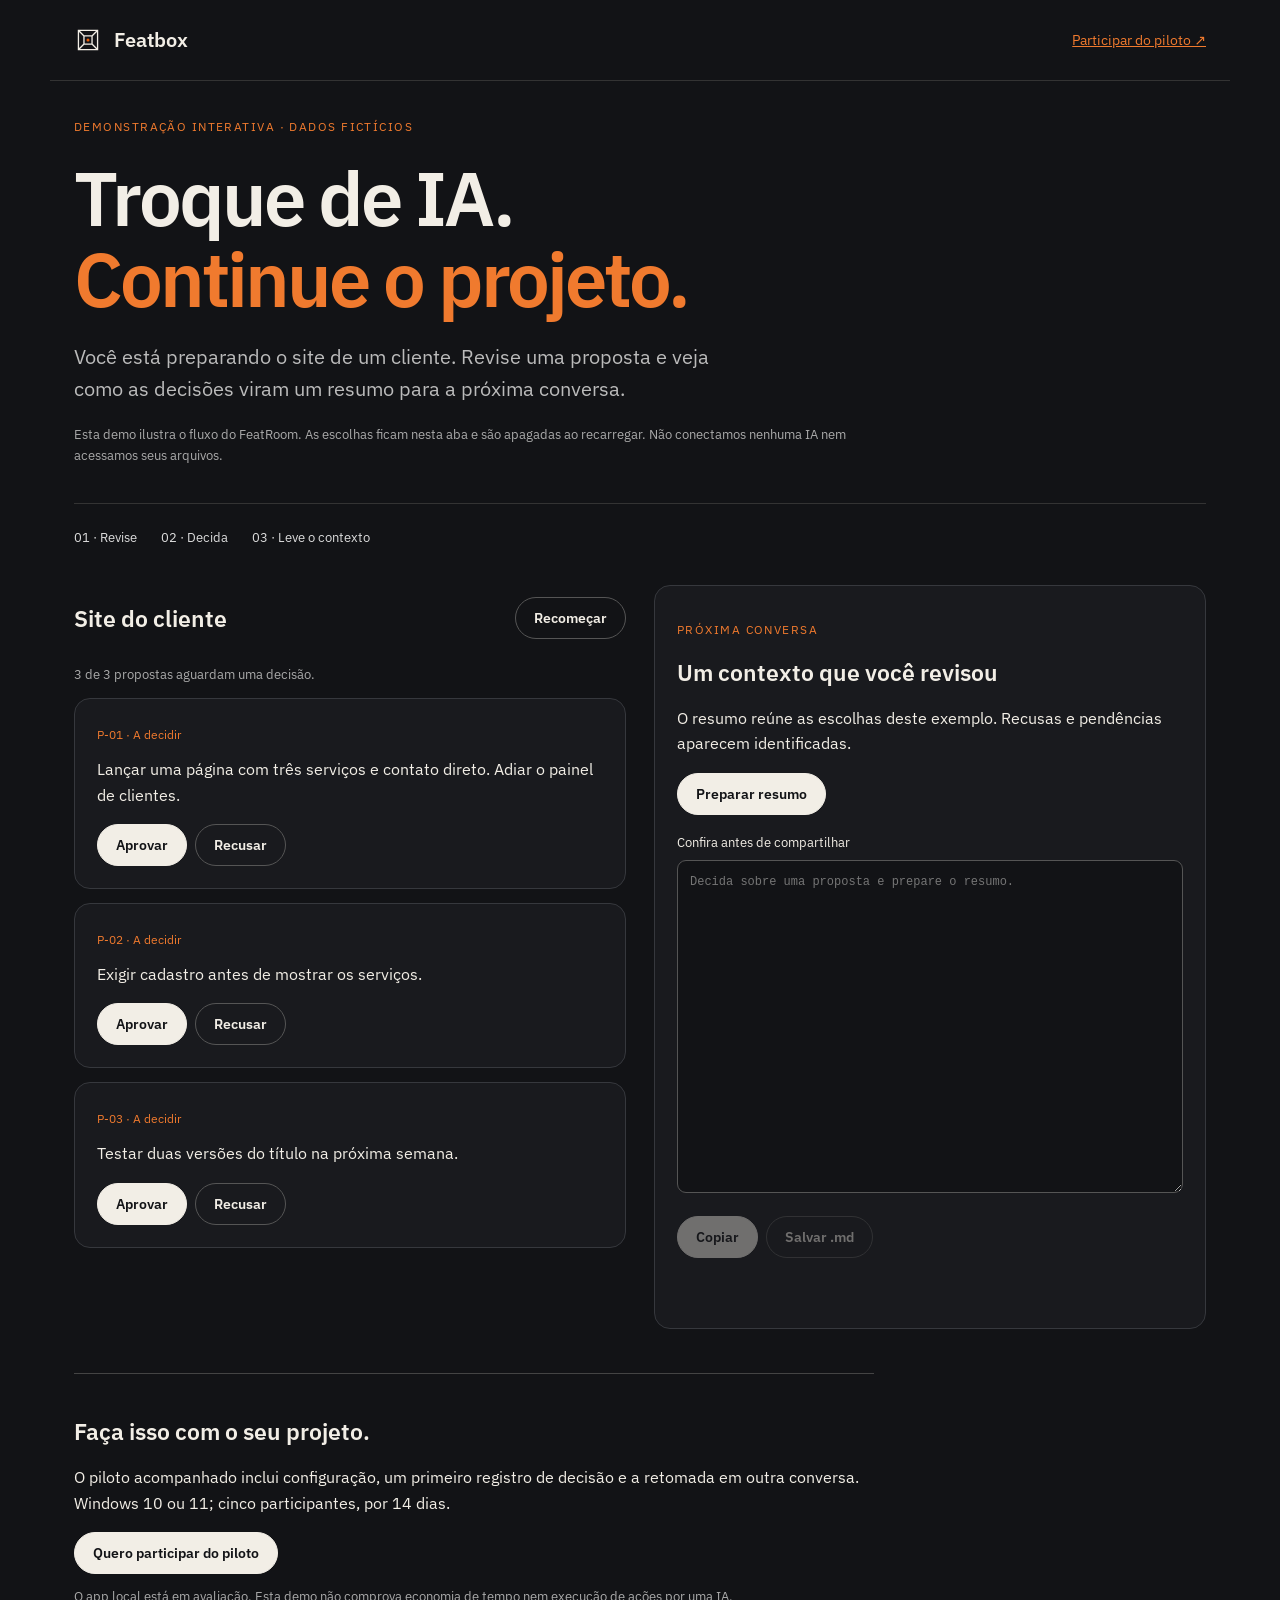
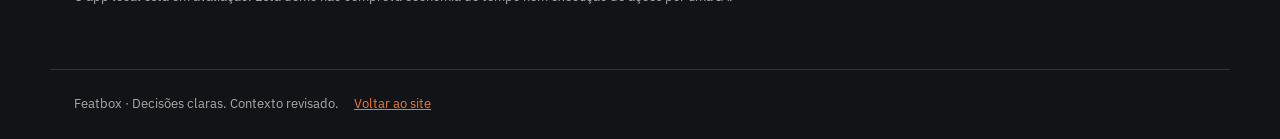
<file: demo/index.html>
<!doctype html>
<html lang="pt-BR"><head><meta charset="utf-8"><meta name="viewport" content="width=device-width,initial-scale=1"><title>Experimente o fluxo · Featbox</title><meta name="description" content="Da proposta ao contexto revisado: experimente o fluxo Featbox com um projeto fictício, sem instalar nada."><link rel="icon" href="../assets/marcas/featbox-sm.svg"><link rel="stylesheet" href="demo.css"></head>
<body><header><a class="brand" href="../"><img src="../assets/marcas/featbox-sm.svg" alt="" width="28" height="28">Featbox</a><a href="../#piloto">Participar do piloto ↗</a></header>
<main><p class="eyebrow">DEMONSTRAÇÃO INTERATIVA · DADOS FICTÍCIOS</p><h1>Troque de IA.<br><em>Continue o projeto.</em></h1><p class="intro">Você está preparando o site de um cliente. Revise uma proposta e veja como as decisões viram um resumo para a próxima conversa.</p>
<p class="note">Esta demo ilustra o fluxo do FeatRoom. As escolhas ficam nesta aba e são apagadas ao recarregar. Não conectamos nenhuma IA nem acessamos seus arquivos.</p>
<div class="steps" aria-label="Etapas"><span>01 · Revise</span><span>02 · Decida</span><span>03 · Leve o contexto</span></div>
<div class="workspace"><section aria-labelledby="filaTitulo"><div class="section-head"><h2 id="filaTitulo">Site do cliente</h2><button id="reiniciar" class="secondary">Recomeçar</button></div><p id="contagem" class="note" aria-live="polite"></p><div id="propostas"></div></section>
<section class="saida" aria-labelledby="saidaTitulo"><p class="eyebrow">PRÓXIMA CONVERSA</p><h2 id="saidaTitulo">Um contexto que você revisou</h2><p>O resumo reúne as escolhas deste exemplo. Recusas e pendências aparecem identificadas.</p><button id="preparar">Preparar resumo</button><label for="resumo">Confira antes de compartilhar</label><textarea id="resumo" rows="16" readonly placeholder="Decida sobre uma proposta e prepare o resumo."></textarea><div class="actions"><button id="copiar" disabled>Copiar</button><button id="baixar" class="secondary" disabled>Salvar .md</button></div><p id="status" role="status"></p></section></div>
<aside class="convite"><h2>Faça isso com o seu projeto.</h2><p>O piloto acompanhado inclui configuração, um primeiro registro de decisão e a retomada em outra conversa. Windows 10 ou 11; cinco participantes, por 14 dias.</p><a class="button" href="../#piloto">Quero participar do piloto</a><p class="note">O app local está em avaliação. Esta demo não comprova economia de tempo nem execução de ações por uma IA.</p></aside>
</main><dialog id="dialog" aria-labelledby="dialogTitulo"><form id="responder"><h2 id="dialogTitulo">Revisar proposta</h2><p id="texto"></p><label for="motivo">Por que você tomou essa decisão?</label><textarea id="motivo" rows="3" required maxlength="1000"></textarea><div class="actions"><button>Registrar decisão</button><button id="cancelar" type="button" class="secondary">Cancelar</button></div></form></dialog>
<footer>Featbox · Decisões claras. Contexto revisado. <a href="../">Voltar ao site</a></footer><script src="demo.js"></script></body></html>
</file>
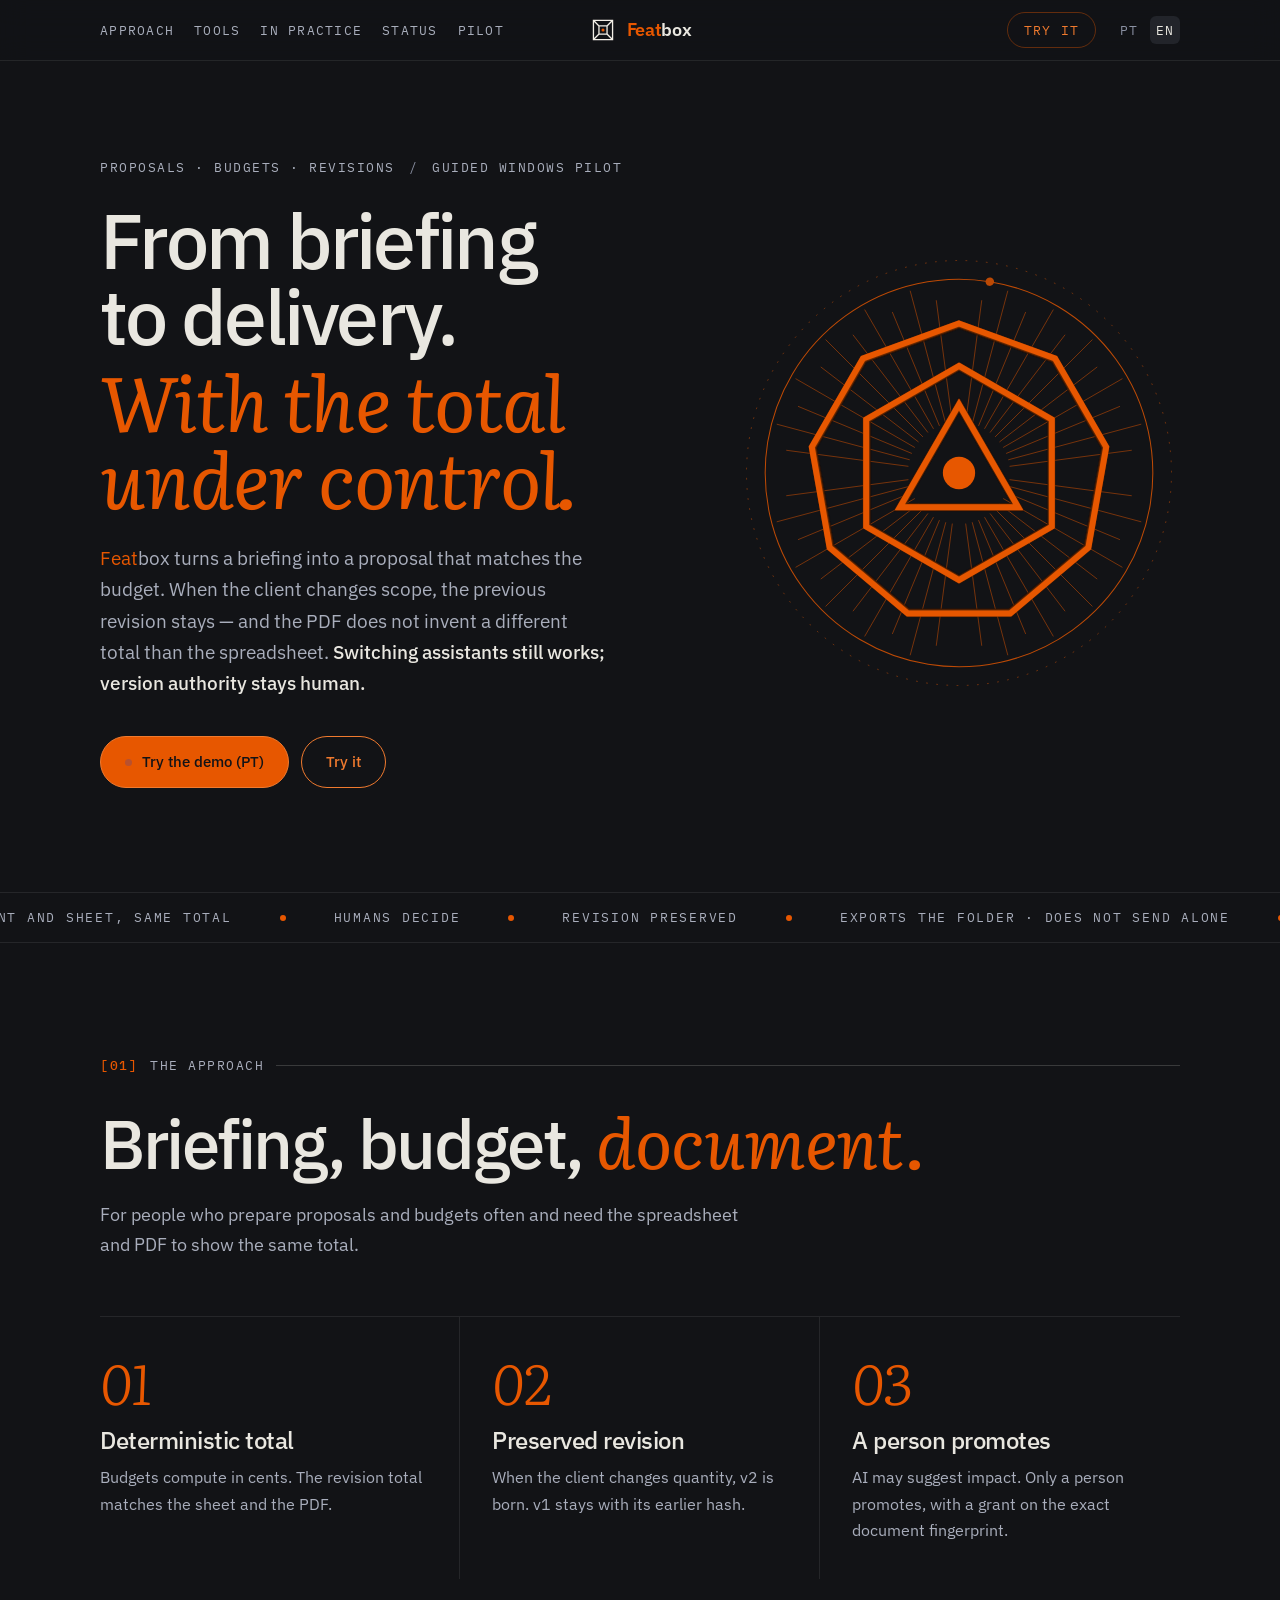
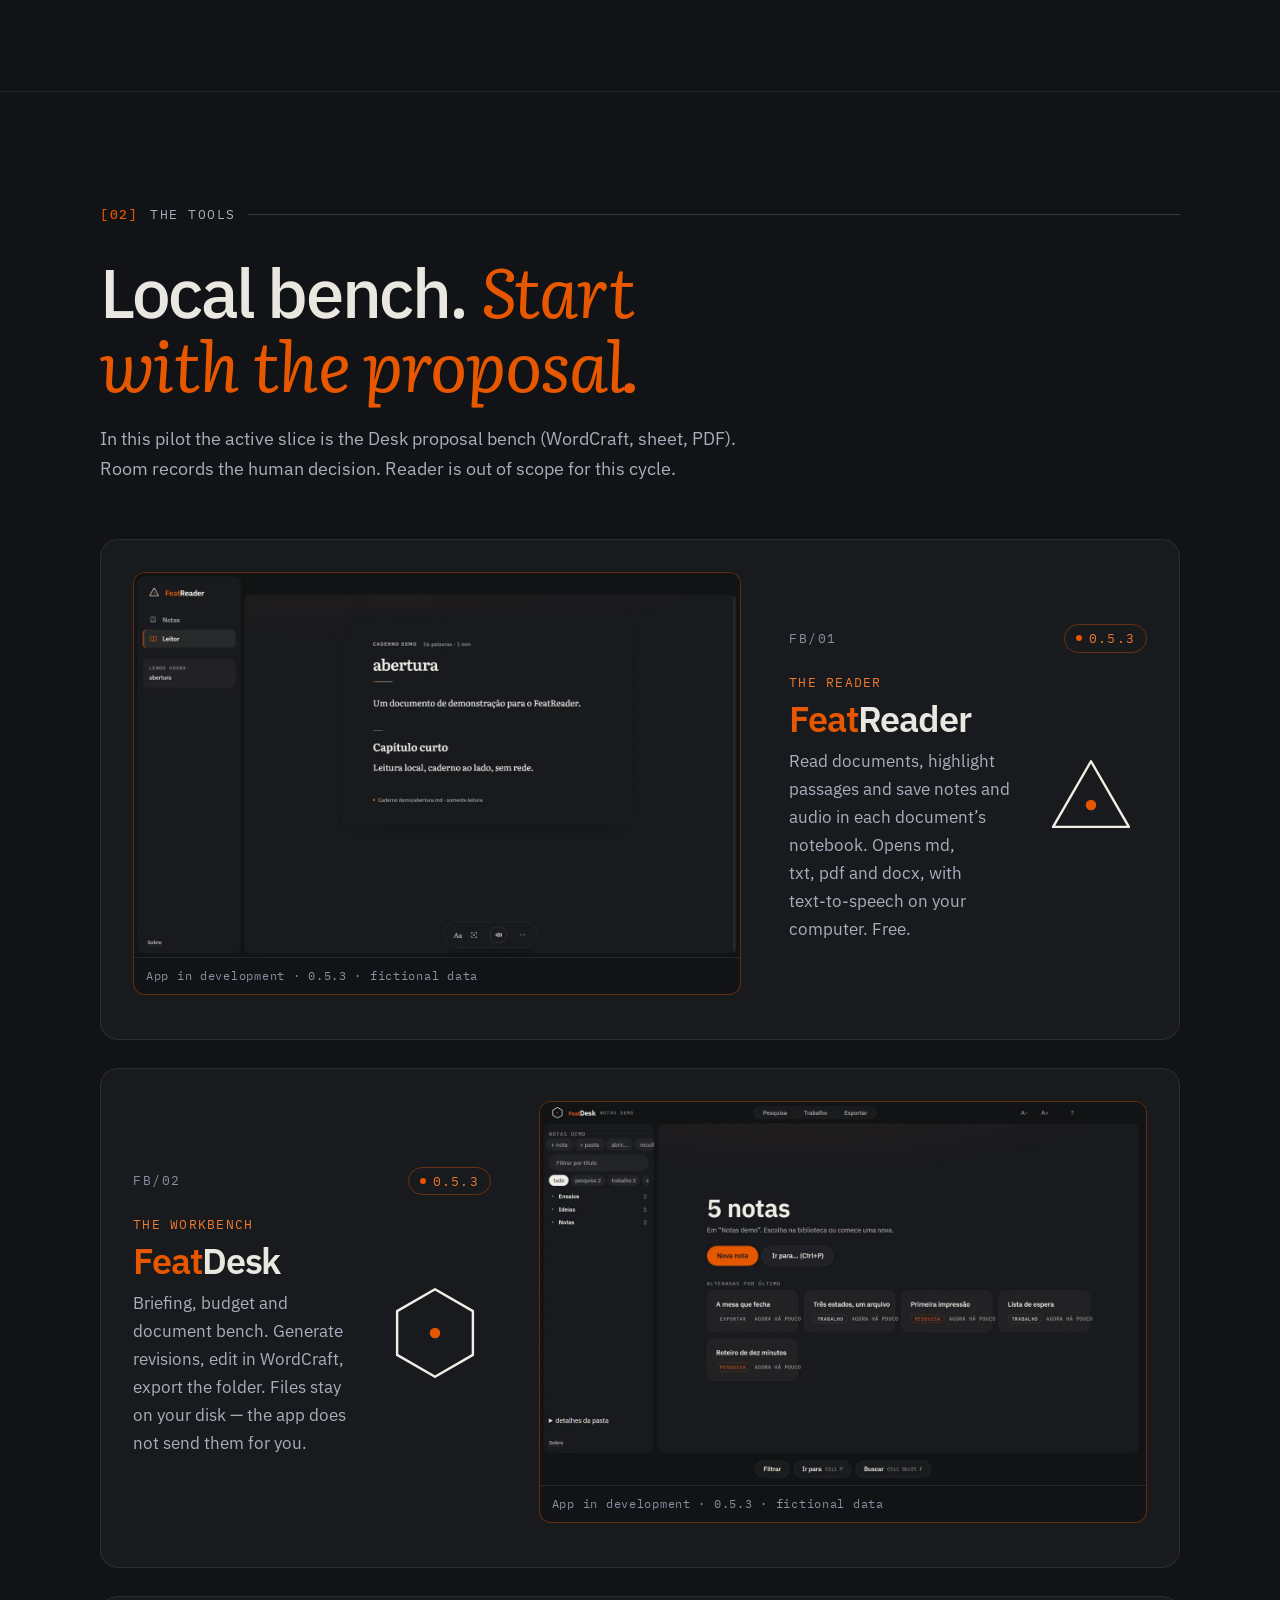
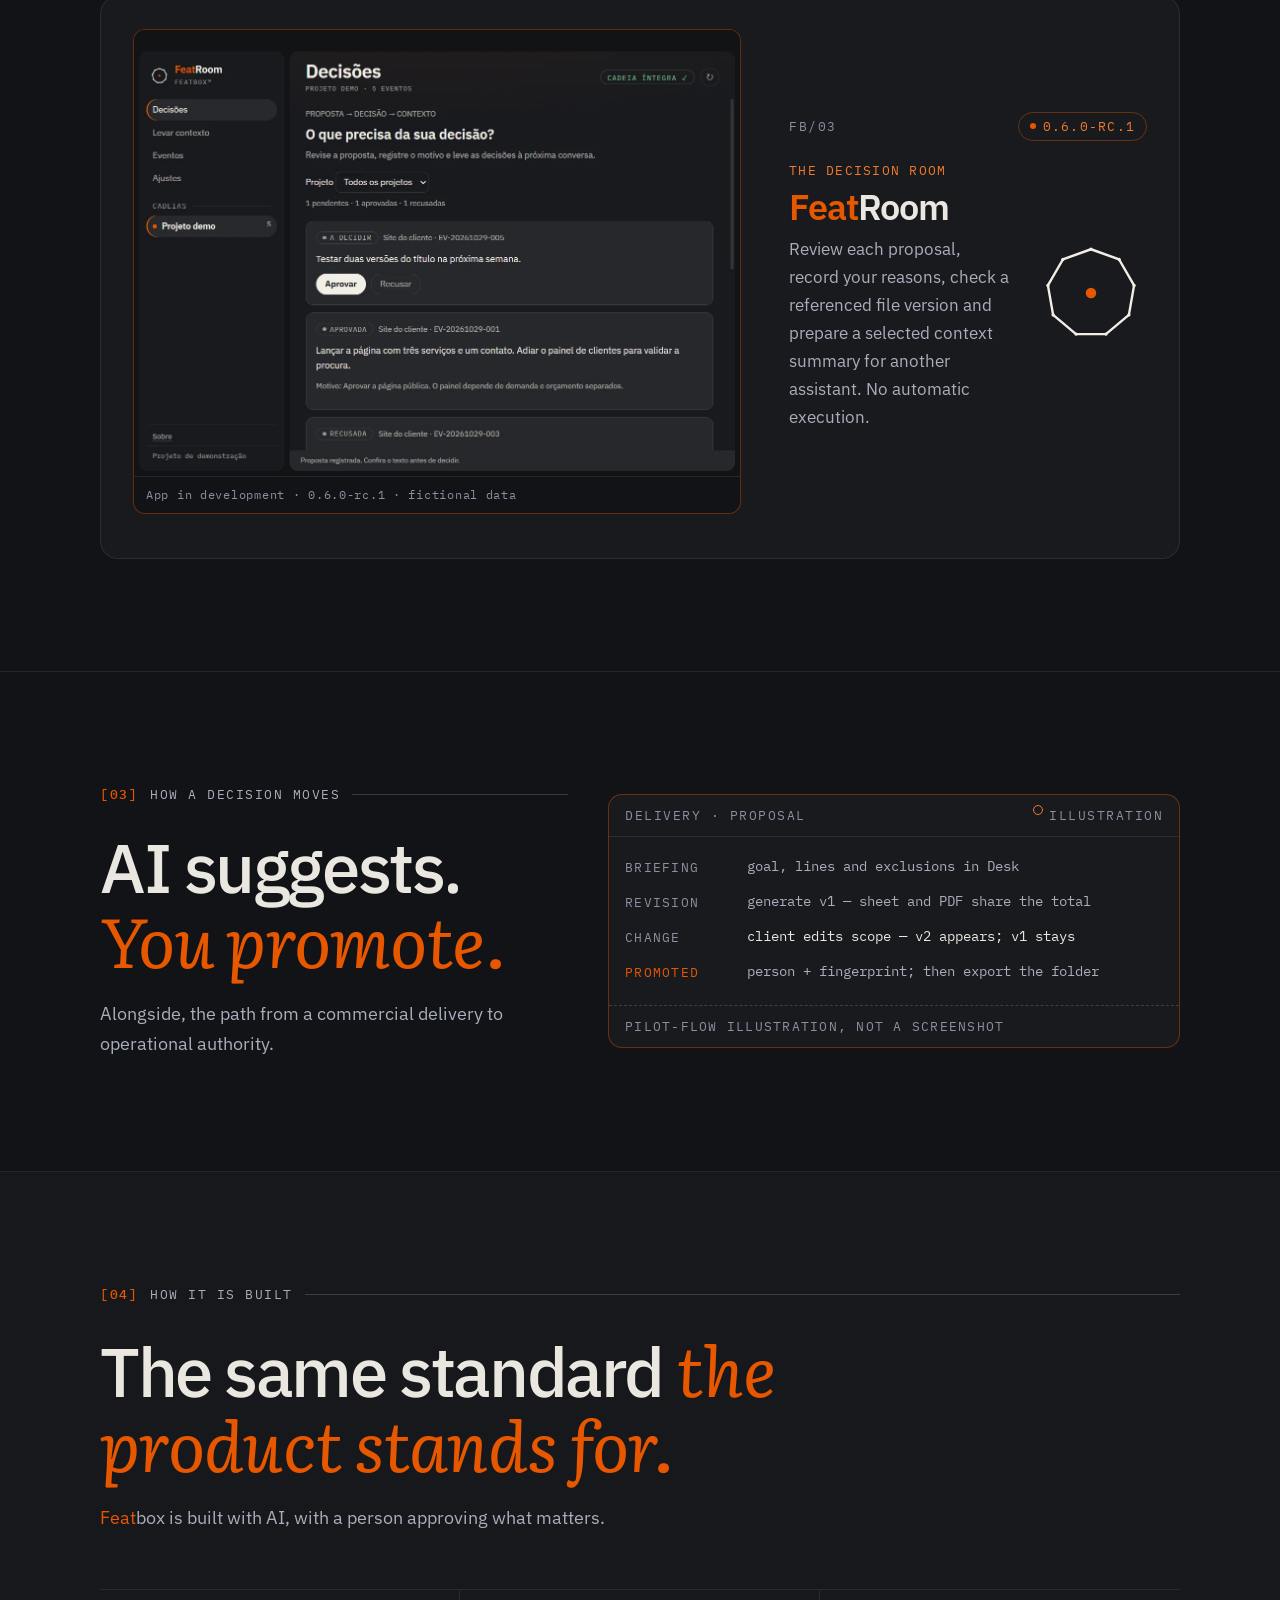
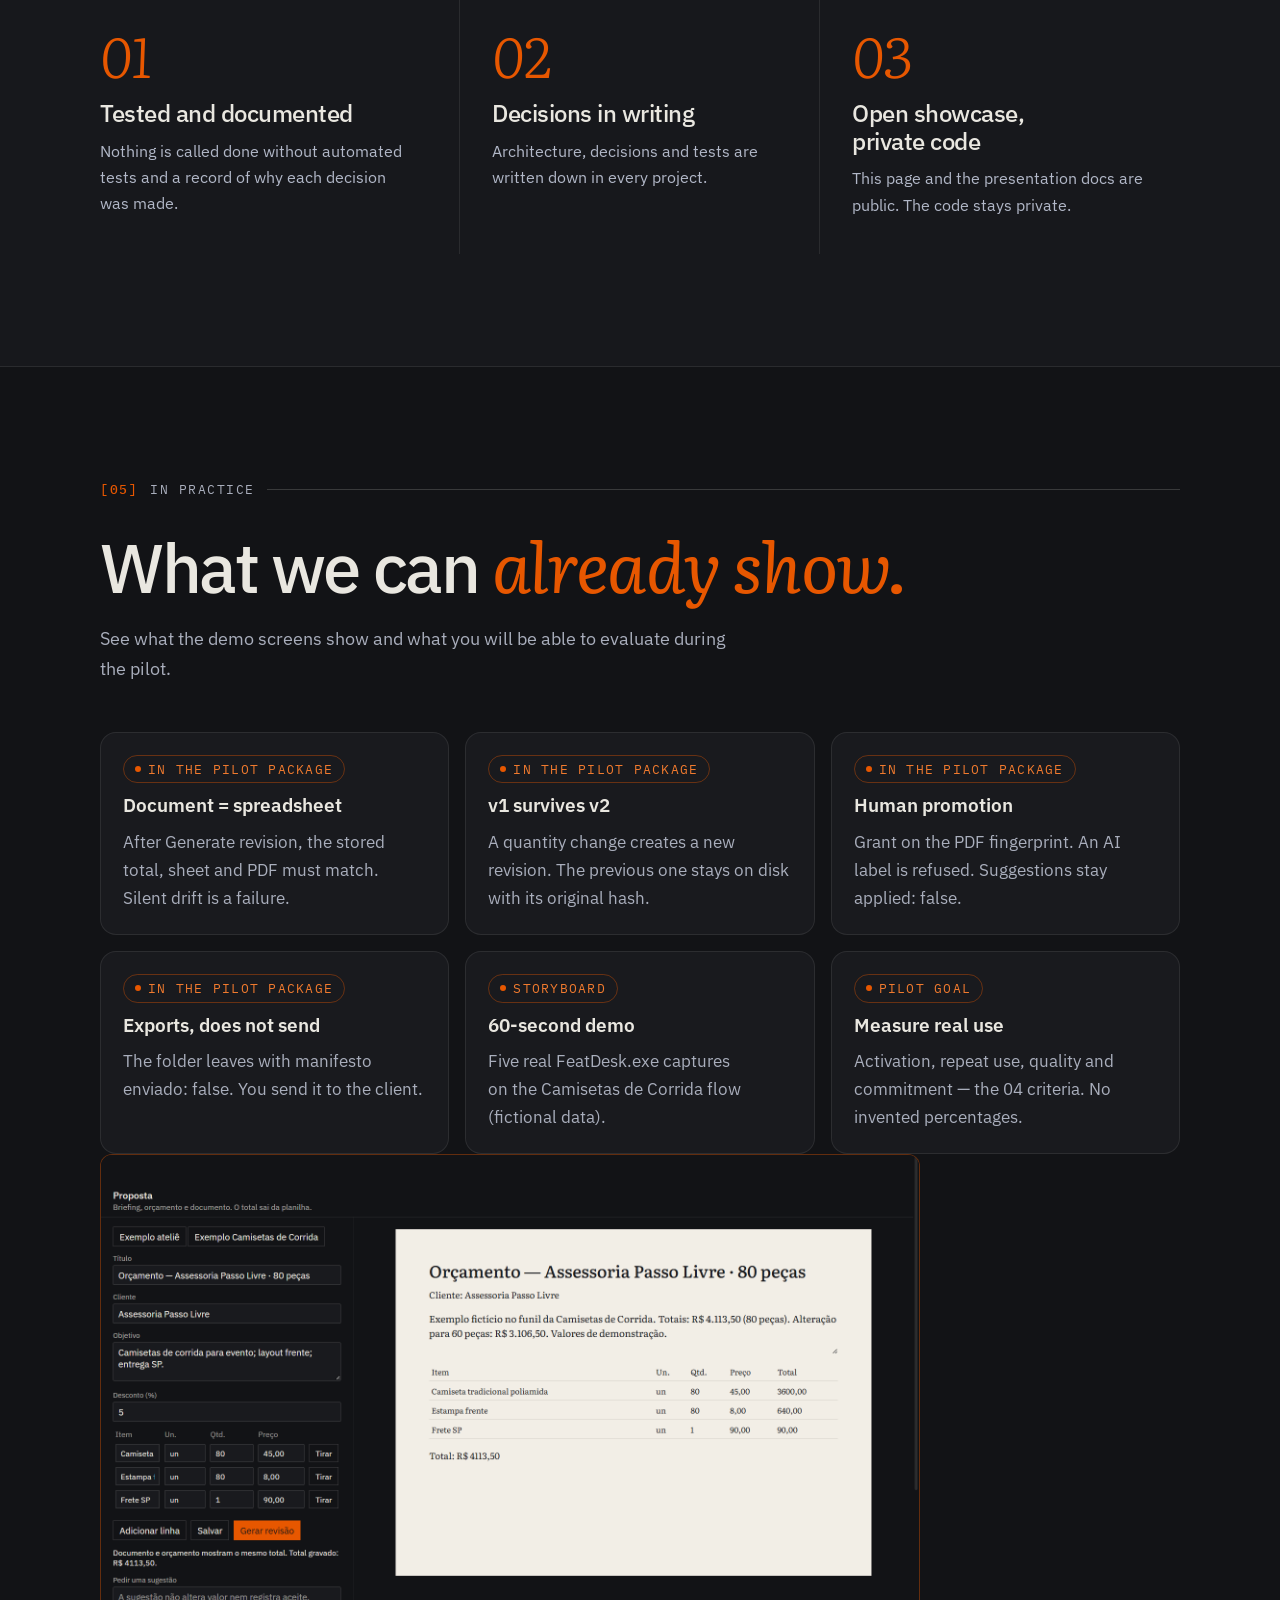
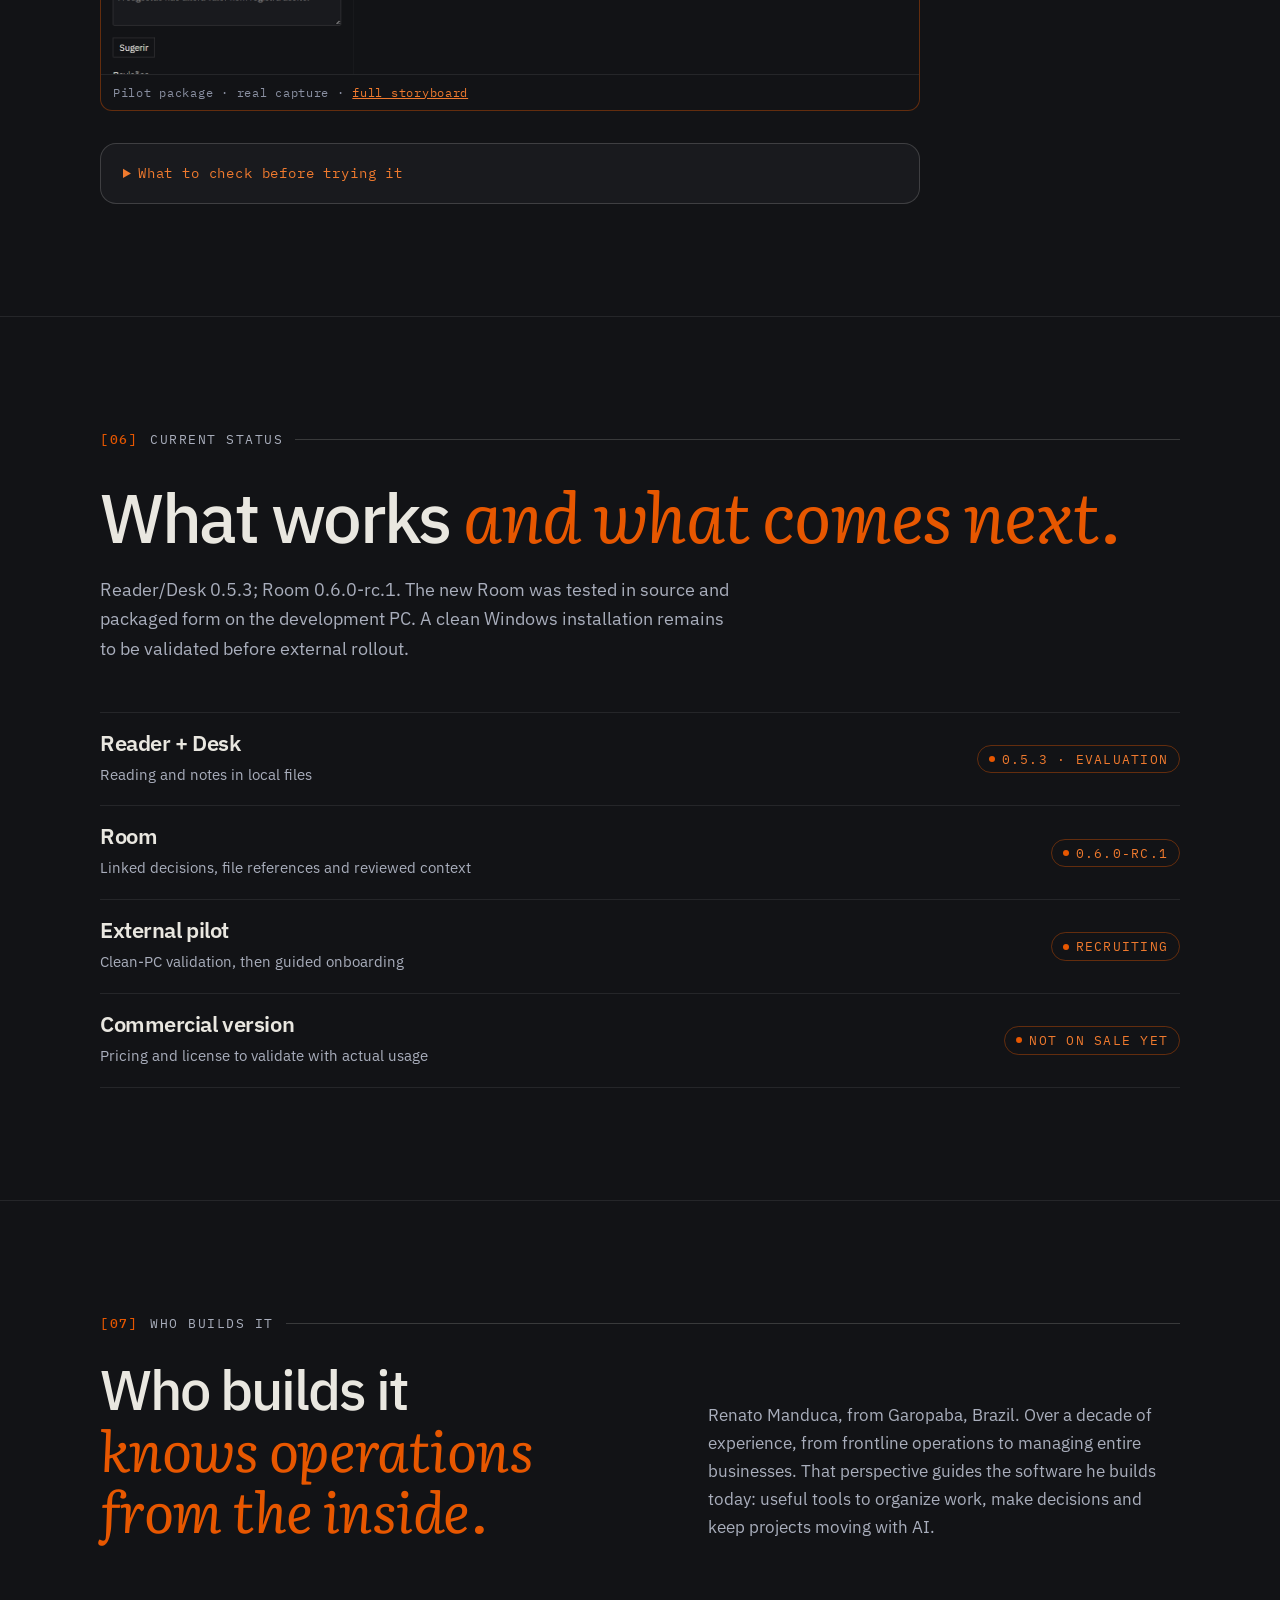
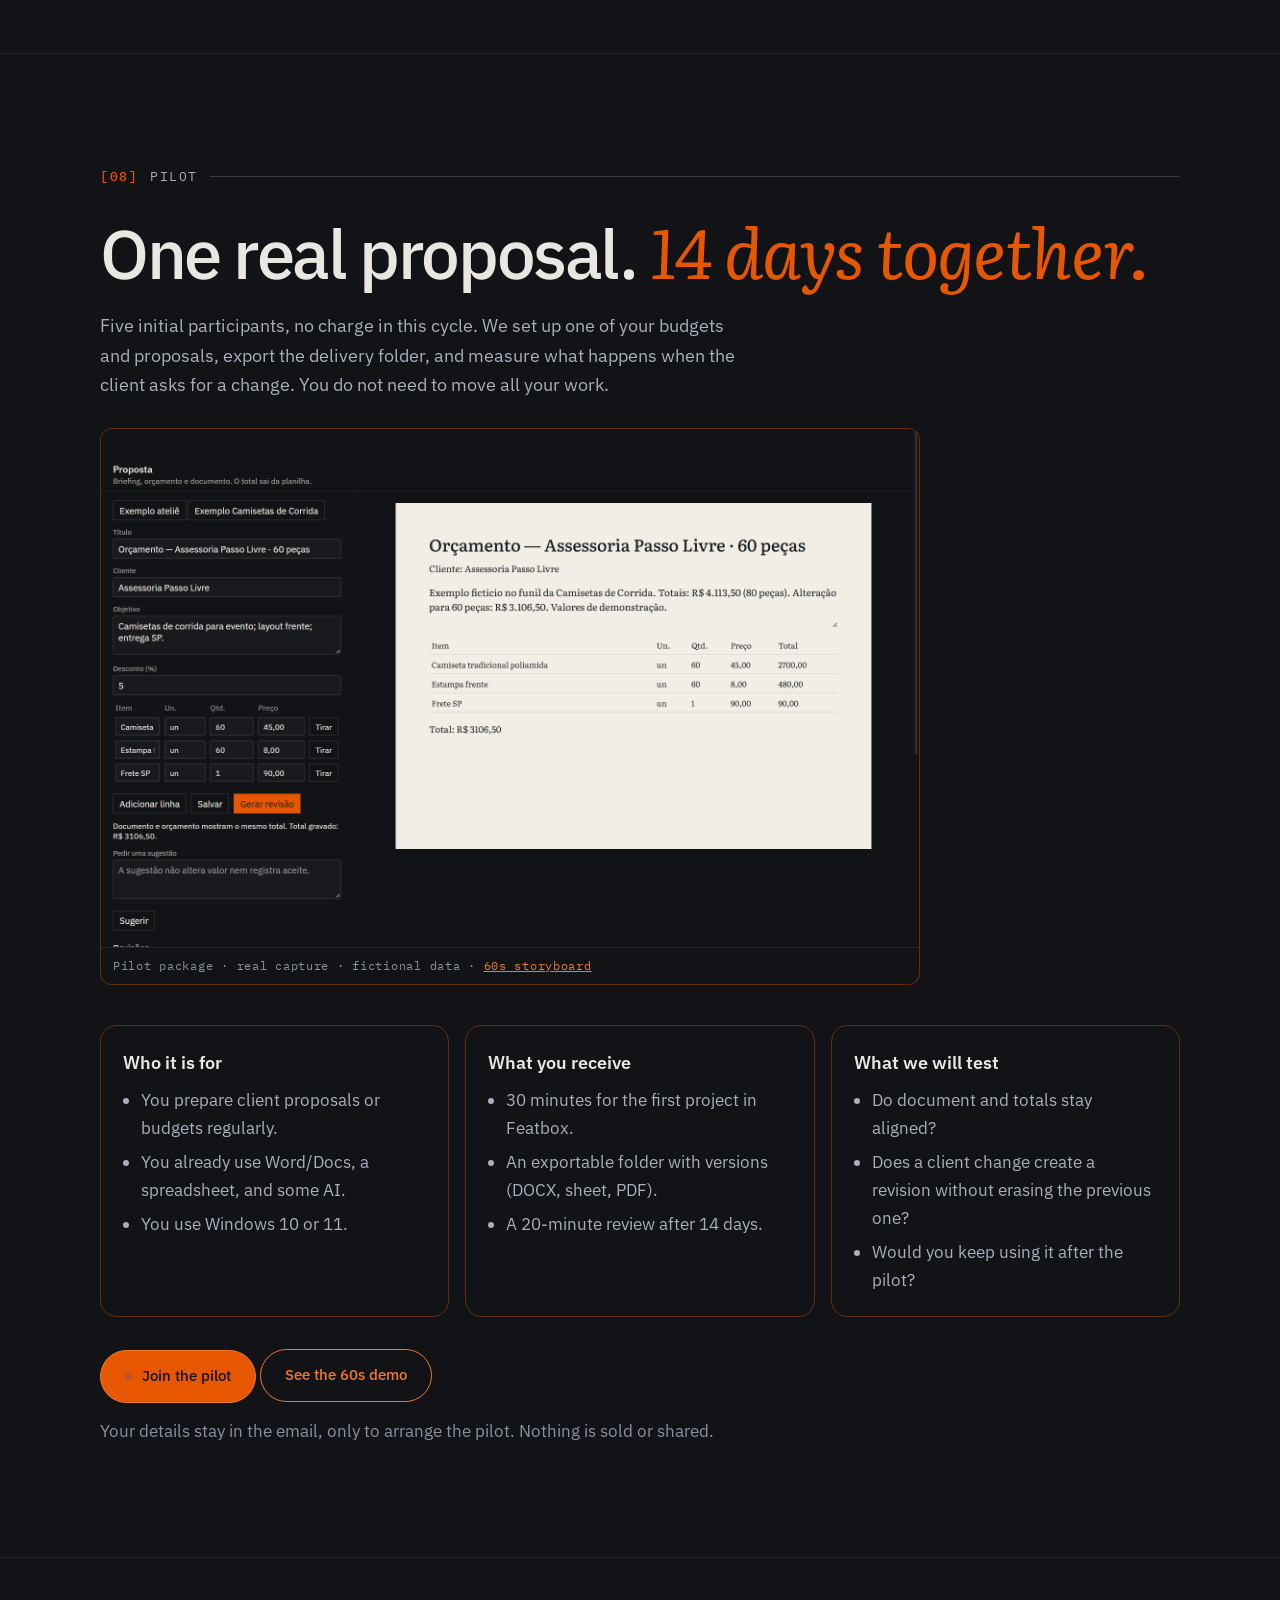
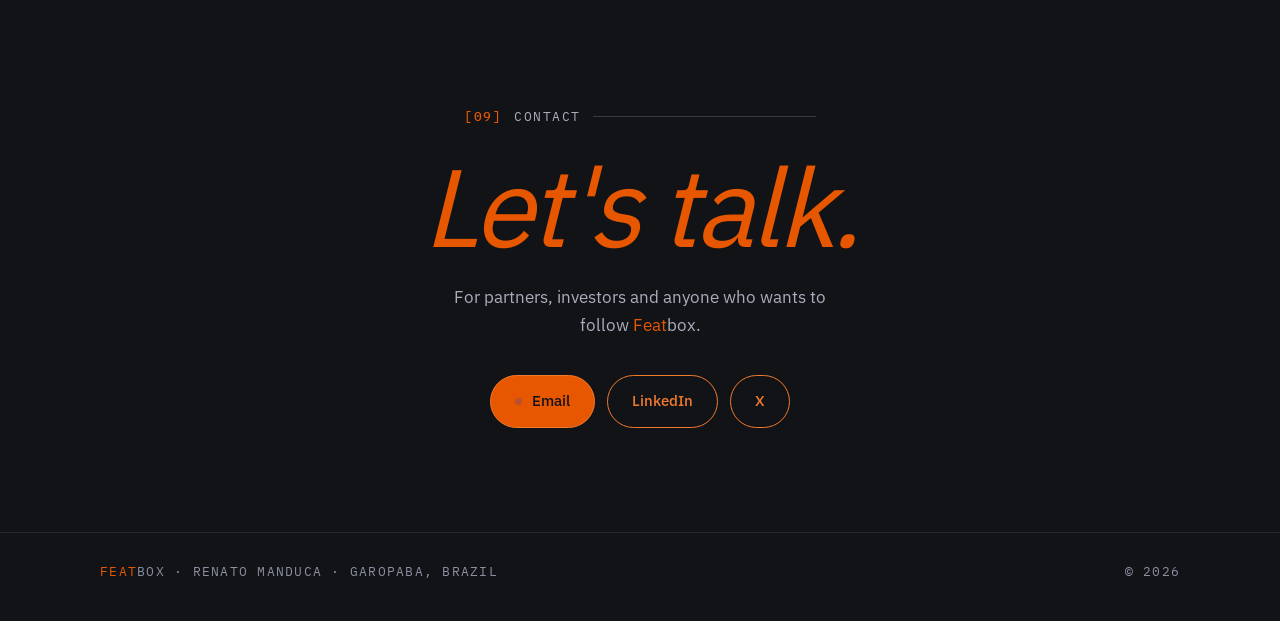
<file: en/index.html>
<!doctype html>
<html lang="en">
<head>
<meta charset="utf-8">
<meta name="viewport" content="width=device-width, initial-scale=1, viewport-fit=cover">
<title>Featbox · From briefing to delivery, with totals under control</title>
<meta name="description" content="Turn a briefing into a proposal that matches the budget. Revise clearly and find exactly what was delivered. Guided Windows pilot.">
<meta name="theme-color" content="#121316">
<meta property="og:type" content="website">
<meta property="og:locale" content="en_US">
<meta name="twitter:card" content="summary_large_image">
<meta property="og:title" content="Featbox">
<meta property="og:description" content="Turn a briefing into a proposal that matches the budget. Revise clearly and find exactly what was delivered. Guided Windows pilot.">
<meta property="og:image" content="https://featbox.github.io/assets/og-featbox.png?v=continuidade1">
<meta property="og:image:width" content="1200"><meta property="og:image:height" content="630">
<!-- seo:inicio -->
<link rel="canonical" href="https://featbox.github.io/en/">
<meta name="robots" content="index,follow">
<meta name="author" content="Renato Manduca">
<meta property="og:url" content="https://featbox.github.io/en/">
<meta property="og:site_name" content="Featbox">
<meta property="og:locale:alternate" content="pt_BR">
<meta property="og:image:alt" content="Featbox · From briefing to delivery, with totals under control">
<meta name="twitter:title" content="Featbox · From briefing to delivery, with totals under control">
<meta name="twitter:description" content="Turn a briefing into a proposal that matches the budget. Revise clearly and find exactly what was delivered. Guided Windows pilot.">
<meta name="twitter:image" content="https://featbox.github.io/assets/og-featbox.png?v=continuidade1">
<link rel="icon" href="/favicon.ico" sizes="48x48">
<link rel="icon" href="/assets/marcas/featbox-sm.svg" type="image/svg+xml">
<link rel="icon" href="/assets/icones/favicon-32.png" type="image/png" sizes="32x32">
<link rel="icon" href="/assets/icones/favicon-16.png" type="image/png" sizes="16x16">
<link rel="apple-touch-icon" href="/assets/icones/apple-touch-icon.png">
<link rel="manifest" href="/site.webmanifest">
<script type="application/ld+json">{"@context": "https://schema.org", "@type": "SoftwareApplication", "name": "Featbox", "applicationCategory": "ProductivityApplication", "operatingSystem": "Windows 10, Windows 11", "softwareVersion": "0.5.3-piloto", "description": "Windows workbench for proposals and budgets: briefing, deterministic pricing, editable document, preserved revisions and export. Accompanied pilot — document and figures stay aligned; AI suggests and does not approve.", "inLanguage": "en", "url": "https://featbox.github.io/en/", "image": "https://featbox.github.io/assets/og-featbox.png?v=continuidade1", "author": {"@type": "Person", "name": "Renato Manduca", "address": {"@type": "PostalAddress", "addressLocality": "Garopaba", "addressRegion": "SC", "addressCountry": "BR"}}}</script>
<!-- seo:fim -->
<link rel="alternate" hreflang="pt-BR" href="https://featbox.github.io/">
<link rel="alternate" hreflang="en" href="https://featbox.github.io/en/">
<link rel="alternate" hreflang="x-default" href="https://featbox.github.io/">
<link rel="preload" href="../assets/fonts/ibm-plex-sans-500.woff2" as="font" type="font/woff2" crossorigin>
<style>
@font-face{font-family:"IBM Plex Sans";font-weight:400;font-display:swap;src:url(../assets/fonts/ibm-plex-sans-400.woff2) format("woff2")}
@font-face{font-family:"IBM Plex Sans";font-weight:500;font-display:swap;src:url(../assets/fonts/ibm-plex-sans-500.woff2) format("woff2")}
@font-face{font-family:"IBM Plex Sans";font-weight:600;font-display:swap;src:url(../assets/fonts/ibm-plex-sans-600.woff2) format("woff2")}
@font-face{font-family:"Literata";font-weight:200 900;font-style:normal;font-display:swap;src:url(../assets/fonts/literata-var.woff2) format("woff2")}
@font-face{font-family:"Literata";font-weight:200 900;font-style:italic;font-display:swap;src:url(../assets/fonts/literata-italic-var.woff2) format("woff2")}
@font-face{font-family:"IBM Plex Mono";font-weight:400;font-display:swap;src:url(../assets/fonts/ibm-plex-mono-400.woff2) format("woff2")}
@font-face{font-family:"IBM Plex Mono";font-weight:500;font-display:swap;src:url(../assets/fonts/ibm-plex-mono-500.woff2) format("woff2")}
:root{
  --bg:#121316;--bg-2:#191A1E;--bg-3:#22242A;--blue:#191A1E;
  --text:#E9E7E0;--text-2:#A9AEBC;--text-3:#8A90A2;
  --gold:#F07A2E;--dot:#E75700;--f:#E75700;
  --line:rgb(233 231 224 / .09);--line-2:rgb(233 231 224 / .18);--line-gold:rgb(231 87 0 / .38);
  
  --f-display:"IBM Plex Sans","Segoe UI",system-ui,sans-serif;
  --f-serif:"Literata",Georgia,serif;
  --f-sans:"IBM Plex Sans","Segoe UI",system-ui,sans-serif;
  --f-mono:"IBM Plex Mono",ui-monospace,Consolas,monospace;
  --wrap:1160px;--pad:clamp(16px,4vw,40px);
}
*{box-sizing:border-box}
html{scroll-behavior:smooth;background:var(--bg);color-scheme:dark;scrollbar-color:#3A3C42 var(--bg)}
body{margin:0;background:var(--bg);color:var(--text);font:400 17px/1.65 var(--f-sans);-webkit-font-smoothing:antialiased;overflow-x:hidden}
h1,h2,h3,h4,p{margin:0}
h1,h2,h3{text-wrap:balance}
p{text-wrap:pretty}
a{color:var(--gold)}
img,svg{display:block;max-width:100%}
:focus-visible{outline:2px solid var(--gold);outline-offset:3px;border-radius:4px}
.wrap{max-width:var(--wrap);margin:0 auto;padding:0 var(--pad)}
.skip{position:absolute;left:-999px;top:8px;z-index:200;background:var(--gold);color:var(--bg);padding:8px 12px}
.skip:focus{left:8px}
.foil{color:var(--dot);-webkit-text-fill-color:currentColor;font-family:var(--f-serif);font-style:italic;font-weight:400;letter-spacing:-.01em}
@supports not ((background-clip:text) or (-webkit-background-clip:text)){.foil{color:var(--gold);-webkit-text-fill-color:currentColor}}
.label{display:flex;align-items:center;gap:12px;font-family:var(--f-mono);font-size:12.5px;letter-spacing:.12em;text-transform:uppercase;color:var(--text-2)}
.label b{font-weight:500;color:var(--dot)}
.label::after{content:"";flex:1;height:1px;background:var(--line-2)}
.display{font-family:var(--f-display);font-weight:500;line-height:1.02;letter-spacing:-.035em}
.top{position:sticky;top:0;z-index:50;background:color-mix(in srgb,var(--bg) 82%,transparent);backdrop-filter:blur(14px);border-bottom:1px solid var(--line)}
.top .wrap{display:grid;grid-template-columns:1fr auto 1fr;align-items:center;height:60px}
.top nav{display:none;gap:28px}
.top nav a,.top .cta{font-family:var(--f-mono);font-size:12.5px;letter-spacing:.1em;text-transform:uppercase;text-decoration:none;color:var(--text-2)}
.top nav a:hover{color:var(--text)}
.top nav a{white-space:nowrap}
.brand{display:flex;align-items:center;gap:10px;text-decoration:none;color:var(--text);justify-self:center}
.brand img{width:28px;height:28px;border-radius:7px}
.brand span{font-weight:600;font-size:18px;letter-spacing:-.02em}
.top .cta{justify-self:end;border:1px solid var(--line-gold);border-radius:999px;padding:7px 16px;color:var(--gold)}
.top .cta:hover{background:var(--bg-3)}
.btn{display:inline-flex;align-items:center;gap:10px;padding:13px 24px;border-radius:999px;font-family:var(--f-sans);font-size:15px;font-weight:500;text-decoration:none;border:1px solid var(--gold);transition:background-color .2s,filter .2s}
.btn-primary{background:var(--f);color:var(--bg)}
.btn-primary:hover{filter:brightness(1.07)}
.btn-ghost{color:var(--gold);background:transparent}
.btn-ghost:hover{background:var(--bg-3)}
.btn .dot{width:7px;height:7px;border-radius:50%;background:#B8512F}
.btn-ghost .dot{background:var(--dot)}
.hero{position:relative;border-bottom:1px solid var(--line);background:var(--bg)}
.hero .wrap{display:grid;gap:40px;padding-top:72px;padding-bottom:84px;align-items:center}
.hero .kicker{font-family:var(--f-mono);font-size:12.5px;letter-spacing:.12em;text-transform:uppercase;color:var(--text-2);display:flex;gap:14px;flex-wrap:wrap}
.hero .kicker span+span::before{content:"/";margin-right:14px;color:var(--text-3)}
.hero h1{margin-top:24px;font-size:clamp(40px,6vw,84px);line-height:1}
.hero h1 .l2{display:block;margin-top:.08em}
.display.foil{font-weight:400}
.hero .lead{margin-top:28px;max-width:46ch;font-size:19px;color:var(--text-2)}
.hero .lead strong{color:var(--text);font-weight:500}
.hero .actions{margin-top:36px;display:flex;flex-wrap:wrap;gap:12px}
.art{position:relative;aspect-ratio:1;width:100%;max-width:520px;justify-self:center}
.art svg{width:100%;height:100%}
.art .orbit,.art .orbit2{transform-origin:50% 50%}
.art{position:relative}
.t3-palco{position:absolute;inset:0;perspective:1100px;transform-style:preserve-3d;pointer-events:none}
.t3-palco .t3{position:absolute;inset:0;width:100%;height:100%;transform-style:preserve-3d;backface-visibility:visible}
.t3-palco .t3{will-change:transform}
.t3-fatia{position:absolute;inset:0;width:100%;height:100%}
.t3-9{animation:giro9 18s cubic-bezier(.65,0,.35,1) infinite}
.t3-6{animation:giro6 13s cubic-bezier(.65,0,.35,1) infinite}
.t3-3{animation:giro3 9s cubic-bezier(.65,0,.35,1) infinite}
@keyframes giro9{0%,22%{transform:rotateY(0)}78%,100%{transform:rotateY(360deg)}}
@keyframes giro6{0%,18%{transform:rotateX(0)}82%,100%{transform:rotateX(-360deg)}}
@keyframes giro3{0%,15%{transform:rotate3d(1,1,0,0deg)}85%,100%{transform:rotate3d(1,1,0,360deg)}}
.t3-nucleo{transform-box:fill-box;transform-origin:center;animation:pulso 2.6s ease-in-out infinite;filter:drop-shadow(0 0 0 rgb(231 87 0 / 0))}
@keyframes pulso{0%,100%{transform:scale(1);filter:drop-shadow(0 0 0 rgb(231 87 0 / 0))}50%{transform:scale(1.18);filter:drop-shadow(0 0 14px rgb(231 87 0 / .55))}}
@media (prefers-reduced-motion:reduce){.t3-palco .t3,.t3-nucleo{animation:none}}

.ticker{border-bottom:1px solid var(--line);overflow:hidden;white-space:nowrap;background:var(--bg)}
.ticker div{display:inline-flex;gap:48px;padding:14px 0}
.ticker span{font-family:var(--f-mono);font-size:12.5px;letter-spacing:.14em;text-transform:uppercase;color:var(--text-2);display:inline-flex;gap:48px;align-items:center}
.ticker span::after{content:"";width:6px;height:6px;border-radius:50%;background:var(--dot)}
.section{padding:112px 0;border-bottom:1px solid var(--line);scroll-margin-top:60px}
.section h2{margin-top:28px;font-size:clamp(38px,5.4vw,72px)}
.section .lead{margin-top:22px;max-width:58ch;font-size:18px;color:var(--text-2)}
.cols{display:grid;gap:0;margin-top:56px;border-top:1px solid var(--line)}
.col{padding:32px 28px 32px 0;border-bottom:1px solid var(--line)}
.col .num{font-family:var(--f-serif);font-style:italic;font-weight:300;font-size:56px;line-height:1;display:block}
.col h3{margin-top:18px;font-weight:500;font-size:24px;line-height:1.15;letter-spacing:-.02em}
.col p{margin-top:10px;color:var(--text-2);font-size:16px}
.tools{margin-top:56px;display:grid;gap:20px}
.tool{position:relative;background:var(--bg-2);border:1px solid var(--line);border-radius:18px;padding:24px;display:flex;flex-direction:column;gap:14px;transition:border-color .2s}
.tool:hover{border-color:var(--line-gold)}
.tool .head{display:flex;justify-content:space-between;align-items:center}
.tool .idx{font-family:var(--f-mono);font-size:13px;letter-spacing:.12em;color:var(--text-3)}
.badge{display:inline-flex;align-items:center;gap:7px;font-family:var(--f-mono);font-size:12.5px;letter-spacing:.1em;text-transform:uppercase;color:var(--gold);border:1px solid var(--line-gold);border-radius:999px;padding:3px 11px}
.badge::before{content:"";width:6px;height:6px;border-radius:50%;background:var(--dot)}
.frame{aspect-ratio:16/10;border-radius:12px;background-color:var(--bg);border:1px solid var(--line-gold);display:grid;place-content:center;justify-items:center;gap:10px;position:relative;
  background-image:linear-gradient(var(--line) 1px,transparent 1px),linear-gradient(90deg,var(--line) 1px,transparent 1px);background-size:24px 24px;background-position:-1px -1px}
.frame img{width:72px;height:72px;border-radius:16px}
.app-mark{width:28px;height:28px;vertical-align:-4px;margin-right:10px}
.tech{margin-top:32px;max-width:820px;border:1px solid var(--line-2);border-radius:16px;padding:18px 22px;background:var(--bg-2)}
.tech summary{cursor:pointer;font-family:var(--f-mono);font-size:14px;letter-spacing:.06em;color:var(--gold)}
.tech ul{margin:16px 0 0;padding-left:18px;display:grid;gap:10px;color:var(--text-2)}
.tech b{color:var(--text)}
.tech code{font-family:var(--f-mono);font-size:.92em;color:var(--text)}
.top .brand{grid-column:2}.cta-wrap{grid-column:3;justify-self:end;display:flex;align-items:center;gap:6px;white-space:nowrap}@media (max-width:480px){.top .cta{display:none}.lang{margin-left:0}}
.lang{display:inline-flex;gap:6px;margin-left:12px;font-family:var(--f-mono);font-size:12.5px;letter-spacing:.08em}.lang a{color:var(--text-3);text-decoration:none;padding:4px 6px;border-radius:6px}.lang a[aria-current]{color:var(--text);background:var(--bg-3)}
.feat{color:var(--dot);font:inherit;letter-spacing:inherit}
.tool-txt{display:grid;grid-template-columns:minmax(0,1fr) auto;gap:20px;align-items:center}.tool-txt h3{margin:6px 0 10px}.app-mark-lg{width:112px;height:112px;align-self:center;justify-self:end;display:block}@media(max-width:640px){.tool-txt{grid-template-columns:minmax(0,1fr) 84px;gap:8px 14px}.tool-txt>div{display:contents}.tool-txt .role{grid-column:1;grid-row:1}.tool-txt h3{grid-column:1;grid-row:2;font-size:clamp(24px,7vw,30px)}.tool-txt p{grid-column:1/-1;grid-row:3}.app-mark-lg{width:84px;height:84px;max-width:none;grid-column:2;grid-row:1/3}}
.frame.shot{display:block;aspect-ratio:auto;padding:0;background:var(--bg);overflow:hidden;margin:0}
.frame.shot img{display:block;width:100%;height:auto;border-radius:0}
.frame.shot .cap{position:static;display:block;padding:8px 12px;font-family:var(--f-mono);font-size:12px;letter-spacing:.06em;color:var(--text-3);border-top:1px solid var(--line)}
.proofs{margin-top:48px;display:grid;gap:16px;grid-template-columns:repeat(auto-fit,minmax(260px,1fr))}
.proof{background:var(--bg-2);border:1px solid var(--line);border-radius:16px;padding:22px;display:flex;flex-direction:column;gap:10px;align-items:flex-start}
.proof h3{margin:0;font-size:19px;line-height:1.3}
.proof p{margin:0;color:var(--text-2)}
.proof .src{font-family:var(--f-mono);font-size:12.5px;color:var(--text-3)}
.proof-shot{margin:40px 0 0;max-width:820px}
.pilot{display:grid;gap:16px;grid-template-columns:repeat(auto-fit,minmax(240px,1fr));margin-top:40px}
.pilot div{border:1px solid var(--line-gold);border-radius:16px;padding:22px}
.pilot h3{margin:0 0 8px;font-size:18px}
.pilot p,.pilot li{color:var(--text-2);margin:0}
.pilot ul{margin:0;padding-left:18px;display:grid;gap:6px}
.frame.mock{display:block;aspect-ratio:auto;padding:0;background:none;border:0;overflow:visible}
.frame.mock svg{width:100%;height:auto;border-radius:12px;box-shadow:0 18px 40px -22px rgb(0 0 0 / .9)}
.frame .cap{position:absolute;left:12px;bottom:-26px;font-family:var(--f-mono);font-size:11.5px;letter-spacing:.08em;color:var(--text-3)}
.tool .frame.mock{margin-bottom:22px}
.tool h3{font-weight:600;font-size:30px;line-height:1;letter-spacing:-.03em}
.tool .role{font-family:var(--f-mono);font-size:12.5px;letter-spacing:.1em;text-transform:uppercase;color:var(--gold)}
.tool p{color:var(--text-2);font-size:16px}
.ledger-wrap{display:grid;gap:40px;align-items:center}
.ledger{background:var(--bg-2);border:1px solid var(--line-gold);border-radius:14px;font-family:var(--f-mono);font-size:14px;overflow:hidden}
.ledger .bar{display:flex;justify-content:space-between;gap:12px;padding:10px 16px;border-bottom:1px solid var(--line);color:var(--text-3);font-size:12.5px;letter-spacing:.12em;text-transform:uppercase}
.ledger .bar i{font-style:normal;display:inline-flex;gap:6px}
.ledger .bar i::before{content:"";width:8px;height:8px;border:1px solid var(--gold);border-radius:50%}
.ledger ol{list-style:none;margin:0;padding:18px 16px 22px;display:grid;gap:12px}
.ledger li{display:grid;grid-template-columns:110px 1fr;gap:12px;color:var(--text-2)}
.ledger li .st{color:var(--text-3);text-transform:uppercase;letter-spacing:.1em;font-size:12.5px;padding-top:2px}
.ledger li.ok .st{color:var(--dot)}
.ledger li.wait{color:var(--text)}
.caret{display:inline-block;width:.6em;height:1.1em;vertical-align:-3px;background:var(--dot);margin-left:4px}
.ledger .note{border-top:1px dashed var(--line-2);padding:10px 16px;color:var(--text-3);font-size:12.5px;letter-spacing:.1em;text-transform:uppercase}
.band{background:#17181C}
.band .col p{color:#B2B8C8}
.state{margin-top:48px;border-top:1px solid var(--line)}
.state div{display:grid;grid-template-columns:1fr auto;gap:16px;align-items:center;padding:18px 0;border-bottom:1px solid var(--line)}
.state .t{font-weight:600;font-size:22px;letter-spacing:-.02em;line-height:1.1}
.state .s{display:block;margin-top:4px;font-size:15px;color:var(--text-2)}
.who{display:grid;gap:32px}
.who h2{font-size:clamp(34px,4.4vw,56px)}
.who p{color:var(--text-2);max-width:58ch}
.contact{padding:128px 0 104px;text-align:center;background:var(--bg)}
.contact h2{font-size:clamp(52px,8.6vw,120px)}
.contact p{margin:20px auto 0;max-width:44ch;color:var(--text-2)}
.contact .actions{margin-top:36px;display:flex;flex-wrap:wrap;gap:12px;justify-content:center}
footer{border-top:1px solid var(--line);padding:28px 0 40px}
footer .wrap{display:flex;flex-wrap:wrap;justify-content:space-between;gap:12px;font-family:var(--f-mono);font-size:12.5px;letter-spacing:.1em;text-transform:uppercase;color:var(--text-3)}
.js .reveal{opacity:0;transform:translateY(14px);transition:opacity .7s ease,transform .7s ease}
.js .reveal.in{opacity:1;transform:none}
@media (min-width:860px){
  .top nav{display:none}
  .hero .wrap{grid-template-columns:1.15fr .85fr;padding-top:96px;padding-bottom:104px}
  .cols{grid-template-columns:repeat(3,1fr)}
  .col{border-bottom:0;border-right:1px solid var(--line);padding:36px 32px}
  .col:first-child{padding-left:0}.col:last-child{border-right:0}
  .tools{grid-template-columns:repeat(3,1fr)}
  .ledger-wrap{grid-template-columns:.9fr 1.1fr}
  .who{grid-template-columns:1.1fr .9fr;align-items:end}
}
@media (max-width:520px){.ledger li{grid-template-columns:1fr;gap:2px}}
@media (prefers-reduced-motion:reduce){
  *,*::before,*::after{transition:none!important;scroll-behavior:auto!important}
  .js .reveal{opacity:1;transform:none}
}

@media(min-width:900px){
  .tools{grid-template-columns:1fr;gap:28px}
  .tool{display:grid;grid-template-columns:minmax(0,1.7fr) minmax(0,1fr);grid-template-areas:"frame ." "frame head" "frame role" "frame title" "frame text" "frame .";grid-template-rows:1fr auto auto auto auto 1fr;column-gap:48px;row-gap:14px;padding:32px}
  .tool .frame{grid-area:frame;align-self:center;margin-bottom:0}
  .tool .head{grid-column:2;grid-row:2;align-self:end}.tool-txt{grid-column:2;grid-row:3/6;min-width:0}.tool:nth-child(even) .head,.tool:nth-child(even) .tool-txt{grid-column:1}
  .tool .role{grid-area:role}.tool h3{grid-area:title}.tool p{grid-area:text}
  .tool:nth-child(even){grid-template-columns:minmax(0,1fr) minmax(0,1.7fr);grid-template-areas:". frame" "head frame" "role frame" "title frame" "text frame" ". frame"}
  .tool h3{font-size:36px}.tool p{font-size:17px}
  .tool .frame .cap{bottom:-28px}
  .tool{padding-bottom:44px}
}
@media (min-width:1180px){.top nav{display:flex;gap:20px;grid-column:1}}
</style>
</head>
<body>
<script>document.documentElement.className='js'</script>
<a class="skip" href="#conteudo">Skip to content</a>
<svg width="0" height="0" style="position:absolute" aria-hidden="true">
  <defs>
    <linearGradient id="foilg" x1="0" y1="0" x2="1" y2="1"><stop offset="0" stop-color="#E75700"/><stop offset="1" stop-color="#E75700"/></linearGradient>
  </defs>
</svg>

<header class="top">
  <div class="wrap">
    <nav aria-label="Seções"><a href="#proposta">Approach</a><a href="#ferramentas">Tools</a><a href="#provas">In practice</a><a href="#estado">Status</a><a href="#piloto">Pilot</a></nav>
    <a class="brand" href="#topo" aria-label="Featbox, home"><img src="../assets/marcas/featbox-sm.svg" alt="" width="30" height="30"><span><span class="feat">Feat</span>box</span></a>
    <span class="cta-wrap"><a class="cta" href="#piloto">Try it</a><span class="lang"><a href="../" hreflang="pt-BR" lang="pt-BR">PT</a><a href="./" aria-current="page" hreflang="en">EN</a></span></span>
  </div>
</header>

<main id="conteudo">
  <section class="hero" id="topo" aria-labelledby="titulo">
    <div class="wrap">
      <div>
        <p class="kicker"><span>Proposals · budgets · revisions</span><span>Guided Windows pilot</span></p>
        <h1 id="titulo" class="display">From briefing to delivery. <span class="l2 foil">With the total under control.</span></h1>
        <p class="lead"><span class="feat">Feat</span>box turns a briefing into a proposal that matches the budget. When the client changes scope, the previous revision stays — and the PDF does not invent a different total than the spreadsheet. <strong>Switching assistants still works; version authority stays human.</strong></p>
        <div class="actions">
          <a class="btn btn-primary" href="../demo/"><span class="dot"></span>Try the demo (PT)</a>
          <a class="btn btn-ghost" href="#piloto">Try it</a>
        </div>
      </div>
      <figure class="art" style="margin:0" aria-hidden="true">
        <svg viewBox="0 0 520 520" fill="none" stroke="url(#foilg)">
          <g class="orbit2" stroke-width="1" opacity=".5"><circle cx="260" cy="260" r="250" stroke-dasharray="2 10"/></g>
          <g class="orbit" stroke-width="1.2" opacity=".8"><circle cx="260" cy="260" r="228"/><circle cx="260" cy="32" r="5" fill="#E75700" stroke="none"/></g>
          <g stroke-width="1" opacity=".55" id="rays"></g>
        </svg>
        <div class="t3-palco"><div class="t3 t3-9"><svg class="t3-fatia" viewBox="0 0 520 520" fill="none" stroke="#3A1A08" style="transform:translateZ(-12px)" aria-hidden="true"><polygon points="260.0,84.1 373.0,125.2 433.2,229.4 412.2,347.8 320.2,425.2 199.8,425.2 107.8,347.8 86.8,229.4 147.0,125.2" stroke-width="7" stroke-linejoin="miter" stroke-miterlimit="8"/></svg><svg class="t3-fatia" viewBox="0 0 520 520" fill="none" stroke="#3A1A08" style="transform:translateZ(-10px)" aria-hidden="true"><polygon points="260.0,84.1 373.0,125.2 433.2,229.4 412.2,347.8 320.2,425.2 199.8,425.2 107.8,347.8 86.8,229.4 147.0,125.2" stroke-width="7" stroke-linejoin="miter" stroke-miterlimit="8"/></svg><svg class="t3-fatia" viewBox="0 0 520 520" fill="none" stroke="#3A1A08" style="transform:translateZ(-8px)" aria-hidden="true"><polygon points="260.0,84.1 373.0,125.2 433.2,229.4 412.2,347.8 320.2,425.2 199.8,425.2 107.8,347.8 86.8,229.4 147.0,125.2" stroke-width="7" stroke-linejoin="miter" stroke-miterlimit="8"/></svg><svg class="t3-fatia" viewBox="0 0 520 520" fill="none" stroke="#3A1A08" style="transform:translateZ(-6px)" aria-hidden="true"><polygon points="260.0,84.1 373.0,125.2 433.2,229.4 412.2,347.8 320.2,425.2 199.8,425.2 107.8,347.8 86.8,229.4 147.0,125.2" stroke-width="7" stroke-linejoin="miter" stroke-miterlimit="8"/></svg><svg class="t3-fatia" viewBox="0 0 520 520" fill="none" stroke="#7A3204" style="transform:translateZ(-4px)" aria-hidden="true"><polygon points="260.0,84.1 373.0,125.2 433.2,229.4 412.2,347.8 320.2,425.2 199.8,425.2 107.8,347.8 86.8,229.4 147.0,125.2" stroke-width="7" stroke-linejoin="miter" stroke-miterlimit="8"/></svg><svg class="t3-fatia" viewBox="0 0 520 520" fill="none" stroke="#7A3204" style="transform:translateZ(-2px)" aria-hidden="true"><polygon points="260.0,84.1 373.0,125.2 433.2,229.4 412.2,347.8 320.2,425.2 199.8,425.2 107.8,347.8 86.8,229.4 147.0,125.2" stroke-width="7" stroke-linejoin="miter" stroke-miterlimit="8"/></svg><svg class="t3-fatia" viewBox="0 0 520 520" fill="none" stroke="url(#foilg)" style="transform:translateZ(0px)" aria-hidden="true"><polygon points="260.0,84.1 373.0,125.2 433.2,229.4 412.2,347.8 320.2,425.2 199.8,425.2 107.8,347.8 86.8,229.4 147.0,125.2" stroke-width="7" stroke-linejoin="miter" stroke-miterlimit="8"/></svg></div><div class="t3 t3-6"><svg class="t3-fatia" viewBox="0 0 520 520" fill="none" stroke="#3A1A08" style="transform:translateZ(-12px)" aria-hidden="true"><polygon points="260.0,134.0 369.2,197.0 369.2,323.0 260.0,386.0 150.8,323.0 150.8,197.0" stroke-width="7" stroke-linejoin="miter" stroke-miterlimit="8"/></svg><svg class="t3-fatia" viewBox="0 0 520 520" fill="none" stroke="#3A1A08" style="transform:translateZ(-10px)" aria-hidden="true"><polygon points="260.0,134.0 369.2,197.0 369.2,323.0 260.0,386.0 150.8,323.0 150.8,197.0" stroke-width="7" stroke-linejoin="miter" stroke-miterlimit="8"/></svg><svg class="t3-fatia" viewBox="0 0 520 520" fill="none" stroke="#3A1A08" style="transform:translateZ(-8px)" aria-hidden="true"><polygon points="260.0,134.0 369.2,197.0 369.2,323.0 260.0,386.0 150.8,323.0 150.8,197.0" stroke-width="7" stroke-linejoin="miter" stroke-miterlimit="8"/></svg><svg class="t3-fatia" viewBox="0 0 520 520" fill="none" stroke="#3A1A08" style="transform:translateZ(-6px)" aria-hidden="true"><polygon points="260.0,134.0 369.2,197.0 369.2,323.0 260.0,386.0 150.8,323.0 150.8,197.0" stroke-width="7" stroke-linejoin="miter" stroke-miterlimit="8"/></svg><svg class="t3-fatia" viewBox="0 0 520 520" fill="none" stroke="#7A3204" style="transform:translateZ(-4px)" aria-hidden="true"><polygon points="260.0,134.0 369.2,197.0 369.2,323.0 260.0,386.0 150.8,323.0 150.8,197.0" stroke-width="7" stroke-linejoin="miter" stroke-miterlimit="8"/></svg><svg class="t3-fatia" viewBox="0 0 520 520" fill="none" stroke="#7A3204" style="transform:translateZ(-2px)" aria-hidden="true"><polygon points="260.0,134.0 369.2,197.0 369.2,323.0 260.0,386.0 150.8,323.0 150.8,197.0" stroke-width="7" stroke-linejoin="miter" stroke-miterlimit="8"/></svg><svg class="t3-fatia" viewBox="0 0 520 520" fill="none" stroke="url(#foilg)" style="transform:translateZ(0px)" aria-hidden="true"><polygon points="260.0,134.0 369.2,197.0 369.2,323.0 260.0,386.0 150.8,323.0 150.8,197.0" stroke-width="7" stroke-linejoin="miter" stroke-miterlimit="8"/></svg></div><div class="t3 t3-3"><svg class="t3-fatia" viewBox="0 0 520 520" fill="none" stroke="#3A1A08" style="transform:translateZ(-12px)" aria-hidden="true"><polygon points="260.0,179.5 329.7,300.2 190.4,300.2" stroke-width="7" stroke-linejoin="miter" stroke-miterlimit="8"/></svg><svg class="t3-fatia" viewBox="0 0 520 520" fill="none" stroke="#3A1A08" style="transform:translateZ(-10px)" aria-hidden="true"><polygon points="260.0,179.5 329.7,300.2 190.4,300.2" stroke-width="7" stroke-linejoin="miter" stroke-miterlimit="8"/></svg><svg class="t3-fatia" viewBox="0 0 520 520" fill="none" stroke="#3A1A08" style="transform:translateZ(-8px)" aria-hidden="true"><polygon points="260.0,179.5 329.7,300.2 190.4,300.2" stroke-width="7" stroke-linejoin="miter" stroke-miterlimit="8"/></svg><svg class="t3-fatia" viewBox="0 0 520 520" fill="none" stroke="#3A1A08" style="transform:translateZ(-6px)" aria-hidden="true"><polygon points="260.0,179.5 329.7,300.2 190.4,300.2" stroke-width="7" stroke-linejoin="miter" stroke-miterlimit="8"/></svg><svg class="t3-fatia" viewBox="0 0 520 520" fill="none" stroke="#7A3204" style="transform:translateZ(-4px)" aria-hidden="true"><polygon points="260.0,179.5 329.7,300.2 190.4,300.2" stroke-width="7" stroke-linejoin="miter" stroke-miterlimit="8"/></svg><svg class="t3-fatia" viewBox="0 0 520 520" fill="none" stroke="#7A3204" style="transform:translateZ(-2px)" aria-hidden="true"><polygon points="260.0,179.5 329.7,300.2 190.4,300.2" stroke-width="7" stroke-linejoin="miter" stroke-miterlimit="8"/></svg><svg class="t3-fatia" viewBox="0 0 520 520" fill="none" stroke="url(#foilg)" style="transform:translateZ(0px)" aria-hidden="true"><polygon points="260.0,179.5 329.7,300.2 190.4,300.2" stroke-width="7" stroke-linejoin="miter" stroke-miterlimit="8"/></svg></div><svg class="t3 t3-eixo" viewBox="0 0 520 520" aria-hidden="true"><circle class="t3-nucleo" cx="260" cy="260" r="19" fill="#E75700"/></svg></div>
      </figure>
    </div>
  </section>

  <div class="ticker" aria-hidden="true"><div>
    <span>Document and sheet, same total</span><span>Humans decide</span><span>Revision preserved</span><span>Exports the folder · does not send alone</span><span>Method before tools</span>
    <span>Document and sheet, same total</span><span>Humans decide</span><span>Revision preserved</span><span>Exports the folder · does not send alone</span><span>Method before tools</span>
  </div></div>

  <section class="section" id="proposta" aria-labelledby="t-proposta">
    <div class="wrap">
      <p class="label"><b>[01]</b> The approach</p>
      <h2 id="t-proposta" class="display reveal">Briefing, budget, <span class="foil">document.</span></h2>
      <p class="lead reveal">For people who prepare proposals and budgets often and need the spreadsheet and PDF to show the same total.</p>
      <div class="cols"><div class="col reveal"><span class="num foil">01</span><h3>Deterministic total</h3><p>Budgets compute in cents. The revision total matches the sheet and the PDF.</p></div><div class="col reveal"><span class="num foil">02</span><h3>Preserved revision</h3><p>When the client changes quantity, v2 is born. v1 stays with its earlier hash.</p></div><div class="col reveal"><span class="num foil">03</span><h3>A person promotes</h3><p>AI may suggest impact. Only a person promotes, with a grant on the exact document fingerprint.</p></div></div>
    </div>
  </section>

  <section class="section" id="ferramentas" aria-labelledby="t-ferramentas">
    <div class="wrap">
      <p class="label"><b>[02]</b> The tools</p>
      <h2 id="t-ferramentas" class="display reveal">Local bench. <span class="foil">Start with the proposal.</span></h2>
      <p class="lead reveal">In this pilot the active slice is the Desk proposal bench (WordCraft, sheet, PDF). Room records the human decision. Reader is out of scope for this cycle.</p>
      <div class="tools">
        <article class="tool reveal" aria-labelledby="t-reader">
          <div class="head"><span class="idx">FB/01</span><span class="badge">0.5.3</span></div>
          <figure class="frame shot"><img src="../assets/telas/featreader.webp?v=053-marca2" alt="FeatReader displaying a demonstration document, with the reading area and triangle mark" width="1400" height="886" loading="lazy"><figcaption class="cap">App in development · 0.5.3 · fictional data</figcaption></figure>
          <div class="tool-txt"><div><span class="role">The reader</span>
          <h3 id="t-reader"><span class="feat">Feat</span>Reader</h3>
          <p>Read documents, highlight passages and save notes and audio in each document’s notebook. Opens md, txt, pdf and docx, with text-to-speech on your computer. Free.</p></div><img class="app-mark-lg" src="../assets/marcas/featreader.svg" alt="" width="112" height="112"></div>
        </article>
        <article class="tool reveal" aria-labelledby="t-desk">
          <div class="head"><span class="idx">FB/02</span><span class="badge">0.5.3</span></div>
          <figure class="frame shot"><img src="../assets/telas/featdesk.webp?v=053-marca2" alt="FeatDesk with five demo notes, filters by state and the recently edited list" width="1400" height="886" loading="lazy"><figcaption class="cap">App in development · 0.5.3 · fictional data</figcaption></figure>
          <div class="tool-txt"><div><span class="role">The workbench</span>
          <h3 id="t-desk"><span class="feat">Feat</span>Desk</h3>
          <p>Briefing, budget and document bench. Generate revisions, edit in WordCraft, export the folder. Files stay on your disk — the app does not send them for you.</p></div><img class="app-mark-lg" src="../assets/marcas/featdesk.svg" alt="" width="112" height="112"></div>
        </article>
        <article class="tool reveal" aria-labelledby="t-room">
          <div class="head"><span class="idx">FB/03</span><span class="badge">0.6.0-rc.1</span></div>
          <figure class="frame shot"><img src="../assets/telas/featroom-decisoes.webp?v=060rc1" alt="FeatRoom: linked decisions with one pending, one approved and one rejected proposal" width="1228" height="903" loading="lazy"><figcaption class="cap">App in development · 0.6.0-rc.1 · fictional data</figcaption></figure>
          <div class="tool-txt"><div><span class="role">The decision room</span>
          <h3 id="t-room"><span class="feat">Feat</span>Room</h3>
          <p>Review each proposal, record your reasons, check a referenced file version and prepare a selected context summary for another assistant. No automatic execution.</p></div><img class="app-mark-lg" src="../assets/marcas/featroom.svg" alt="" width="112" height="112"></div>
        </article>
      </div>
    </div>
  </section>

  <section class="section" id="decisao" aria-labelledby="t-decisao">
    <div class="wrap ledger-wrap">
      <div>
        <p class="label"><b>[03]</b> How a decision moves</p>
        <h2 id="t-decisao" class="display reveal">AI suggests. <span class="foil">You promote.</span></h2>
        <p class="lead reveal">Alongside, the path from a commercial delivery to operational authority.</p>
      </div>
      <figure class="ledger reveal" style="margin:0" aria-label="Illustration: briefing, revision, human promotion and exported folder">
        <div class="bar"><span>delivery · proposal</span><i>illustration</i></div>
        <ol>
          <li><span class="st">briefing</span><span>goal, lines and exclusions in Desk</span></li>
          <li><span class="st">revision</span><span>generate v1 — sheet and PDF share the total</span></li>
          <li class="wait"><span class="st">change</span><span>client edits scope — v2 appears; v1 stays<span class="caret" aria-hidden="true"></span></span></li>
          <li class="ok"><span class="st">promoted</span><span>person + fingerprint; then export the folder</span></li>
        </ol>
        <figcaption class="note">pilot-flow illustration, not a screenshot</figcaption>
      </figure>
    </div>
  </section>

  <div class="band">
    <section class="section" id="como" aria-labelledby="t-como">
      <div class="wrap">
        <p class="label"><b>[04]</b> How it is built</p>
        <h2 id="t-como" class="display reveal">The same standard <span class="foil">the product stands for.</span></h2>
        <p class="lead reveal"><span class="feat">Feat</span>box is built with AI, with a person approving what matters.</p>
        <div class="cols">
          <div class="col reveal"><span class="num foil">01</span><h3>Tested and documented</h3><p>Nothing is called done without automated tests and a record of why each decision was made.</p></div>
          <div class="col reveal"><span class="num foil">02</span><h3>Decisions in writing</h3><p>Architecture, decisions and tests are written down in every project.</p></div>
          <div class="col reveal"><span class="num foil">03</span><h3>Open showcase, private code</h3><p>This page and the presentation docs are public. The code stays private.</p></div>
        </div>
      </div>
    </section>
  </div>


  <section class="section" id="provas" aria-labelledby="t-provas">
    <div class="wrap">
      <p class="label"><b>[05]</b> In practice</p>
      <h2 id="t-provas" class="display reveal">What we can <span class="foil">already show.</span></h2>
      <p class="lead reveal">See what the demo screens show and what you will be able to evaluate during the pilot.</p>
      <div class="proofs"><article class="proof reveal"><span class="badge">In the pilot package</span><h3>Document = spreadsheet</h3><p>After Generate revision, the stored total, sheet and PDF must match. Silent drift is a failure.</p></article><article class="proof reveal"><span class="badge">In the pilot package</span><h3>v1 survives v2</h3><p>A quantity change creates a new revision. The previous one stays on disk with its original hash.</p></article><article class="proof reveal"><span class="badge">In the pilot package</span><h3>Human promotion</h3><p>Grant on the PDF fingerprint. An AI label is refused. Suggestions stay applied: false.</p></article><article class="proof reveal"><span class="badge">In the pilot package</span><h3>Exports, does not send</h3><p>The folder leaves with manifesto enviado: false. You send it to the client.</p></article><article class="proof reveal"><span class="badge">Storyboard</span><h3>60-second demo</h3><p>Five real FeatDesk.exe captures on the Camisetas de Corrida flow (fictional data).</p></article><article class="proof reveal"><span class="badge">Pilot goal</span><h3>Measure real use</h3><p>Activation, repeat use, quality and commitment — the 04 criteria. No invented percentages.</p></article></div>
      <figure class="frame shot proof-shot reveal"><img src="../assets/telas/proposta-piloto/02-revisao-v1.png?v=piloto-20261031" alt="FeatDesk: revision v1 generated with aligned document total" width="1400" height="900" loading="lazy"><figcaption class="cap">Pilot package · real capture · <a href="../demo/proposta/">full storyboard</a></figcaption></figure>
      <details class="tech reveal">
        <summary>What to check before trying it</summary>
        <ul>
          <li><b>Compatibility:</b> Windows 10 or 11. Version 0.5.3 in evaluation; per-user installation.</li>
          <li><b>Files:</b> Markdown notes and documents in your own folders. Keep backups as you would for any project.</li>
          <li><b>Decisions:</b> the history records proposals, approvals and rejections. Integrity checks report inconsistencies between records.</li>
          <li><b>Sharing:</b> when using other assistants, check what you send and each service’s terms.</li>
          <li><b>In development:</b> local memory, project questions and usage tracking. These are not presented as finished features.</li>
        </ul>
      </details>
    </div>
  </section>

  <section class="section" id="estado" aria-labelledby="t-estado">
    <div class="wrap">
      <p class="label"><b>[06]</b> Current status</p>
      <h2 id="t-estado" class="display reveal">What works <span class="foil">and what comes next.</span></h2>
      <p class="lead reveal">Reader/Desk 0.5.3; Room 0.6.0-rc.1. The new Room was tested in source and packaged form on the development PC. A clean Windows installation remains to be validated before external rollout.</p>
      <div class="state"><div><span><span class="t">Reader + Desk</span><span class="s">Reading and notes in local files</span></span><span class="badge">0.5.3 · evaluation</span></div><div><span><span class="t">Room</span><span class="s">Linked decisions, file references and reviewed context</span></span><span class="badge">0.6.0-rc.1</span></div><div><span><span class="t">External pilot</span><span class="s">Clean-PC validation, then guided onboarding</span></span><span class="badge">Recruiting</span></div><div><span><span class="t">Commercial version</span><span class="s">Pricing and license to validate with actual usage</span></span><span class="badge">Not on sale yet</span></div></div>
</div>
</section>

  <section class="section" id="quem" aria-labelledby="t-quem">
    <div class="wrap">
      <p class="label"><b>[07]</b> Who builds it</p>
      <div class="who" style="margin-top:28px">
        <h2 id="t-quem" class="display reveal" style="margin:0">Who builds it <span class="foil">knows operations from the inside.</span></h2>
        <p class="reveal">Renato Manduca, from Garopaba, Brazil. Over a decade of experience, from frontline operations to managing entire businesses. That perspective guides the software he builds today: useful tools to organize work, make decisions and keep projects moving with AI.</p>
      </div>
    </div>
  </section>


  <section class="section" id="piloto" aria-labelledby="t-piloto">
    <div class="wrap">
      <p class="label"><b>[08]</b> Pilot</p>
      <h2 id="t-piloto" class="display reveal">One real proposal. <span class="foil">14 days together.</span></h2>
      <p class="lead reveal">Five initial participants, no charge in this cycle. We set up one of your budgets and proposals, export the delivery folder, and measure what happens when the client asks for a change. You do not need to move all your work.</p>
      <figure class="frame shot proof-shot reveal" style="margin:28px 0 8px">
        <img src="../assets/telas/proposta-piloto/03-revisao-v2-preserva-v1.png?v=piloto-20261031" alt="FeatDesk: v2 at R$ 3,106.50 with v1 preserved; document and budget show the same total" width="1400" height="900" loading="lazy">
        <figcaption class="cap">Pilot package · real capture · fictional data · <a href="../demo/proposta/">60s storyboard</a></figcaption>
      </figure>
      <div class="pilot"><div class="reveal"><h3>Who it is for</h3><ul><li>You prepare client proposals or budgets regularly.</li><li>You already use Word/Docs, a spreadsheet, and some AI.</li><li>You use Windows 10 or 11.</li></ul></div><div class="reveal"><h3>What you receive</h3><ul><li>30 minutes for the first project in Featbox.</li><li>An exportable folder with versions (DOCX, sheet, PDF).</li><li>A 20-minute review after 14 days.</li></ul></div><div class="reveal"><h3>What we will test</h3><ul><li>Do document and totals stay aligned?</li><li>Does a client change create a revision without erasing the previous one?</li><li>Would you keep using it after the pilot?</li></ul></div></div>
      <div class="actions" style="margin-top:32px">
        <a class="btn btn-primary" href="mailto:featbox.company@gmail.com?subject=Featbox%20pilot%20application&amp;body=Name%3A%0AType%20of%20proposal%20or%20budget%3A%0AApprox.%20per%20month%3A%0AWindows%2010%20or%2011%3F%0ABest%20time%20for%2030%20minutes%20(and%20time%20zone)%3A%0A"><span class="dot"></span>Join the pilot</a>
        <a class="btn btn-ghost" href="../demo/proposta/">See the 60s demo</a>
      </div>
      <p class="note" style="margin-top:14px;color:var(--text-3)">Your details stay in the email, only to arrange the pilot. Nothing is sold or shared.</p>
    </div>
  </section>

  <section class="contact" id="contato" aria-labelledby="t-contato">
    <div class="wrap">
      <p class="label" style="justify-content:center"><b>[09]</b> Contact</p>
      <h2 id="t-contato" class="display foil" style="margin-top:24px">Let's talk.</h2>
      <p>For partners, investors and anyone who wants to follow <span class="feat">Feat</span>box.</p>
      <div class="actions">
        <a class="btn btn-primary" href="mailto:featbox.company@gmail.com"><span class="dot"></span>Email</a>
        <a class="btn btn-ghost" href="https://linkedin.com/in/renatomanduca" rel="noopener">LinkedIn</a>
        <a class="btn btn-ghost" href="https://x.com/RenatoManduca" rel="noopener">X</a>
      </div>
    </div>
  </section>
</main>
<footer><div class="wrap"><span><span class="feat">Feat</span>box · Renato Manduca · Garopaba, Brazil</span><span>© 2026</span></div></footer>
<script>
// raios do tesserato (linha fina, só decoração)
(function(){var g=document.getElementById('rays');if(!g)return;var ns='http://www.w3.org/2000/svg';
for(var i=0;i<48;i++){var a=i/48*Math.PI*2,l=document.createElementNS(ns,'line');
l.setAttribute('x1',260+Math.cos(a)*60);l.setAttribute('y1',260+Math.sin(a)*60);
l.setAttribute('x2',260+Math.cos(a)*(i%2?205:222));l.setAttribute('y2',260+Math.sin(a)*(i%2?205:222));g.appendChild(l);}})();
// movimento lento: órbitas, faixa e cursor (desligado com "reduzir movimento")
(function(){if(matchMedia('(prefers-reduced-motion: reduce)').matches)return;
var o1=document.querySelector('.art .orbit'),o2=document.querySelector('.art .orbit2'),tk=document.querySelector('.ticker div'),c=document.querySelector('.caret'),t0=Date.now(),hov=false;if(tk&&tk.parentNode)tk.parentNode.addEventListener('mouseenter',function(){hov=true}),tk.parentNode.addEventListener('mouseleave',function(){hov=false});
setInterval(function(){if(hov){t0+=50;}var t=(Date.now()-t0)/1000;
if(o1)o1.style.transform='rotate('+(t*3)%360+'deg)';if(o2)o2.style.transform='rotate('+(-t*2)%360+'deg)';
if(tk)tk.style.transform='translateX(-'+((t*20)%(tk.scrollWidth/2))+'px)';
if(c)c.style.opacity=(Math.floor(t/0.55)%2)?'0':'1';},50);})();
// entrada ao rolar
(function(){var els=document.querySelectorAll('.reveal');
if(!('IntersectionObserver' in window)||matchMedia('(prefers-reduced-motion: reduce)').matches){els.forEach(function(e){e.classList.add('in')});return;}
var io=new IntersectionObserver(function(es){es.forEach(function(e){if(e.isIntersecting){e.target.classList.add('in');io.unobserve(e.target);}})},{rootMargin:'0px 0px -8% 0px'});
els.forEach(function(e){io.observe(e)});})();
</script>
</body>
</html>
</file>
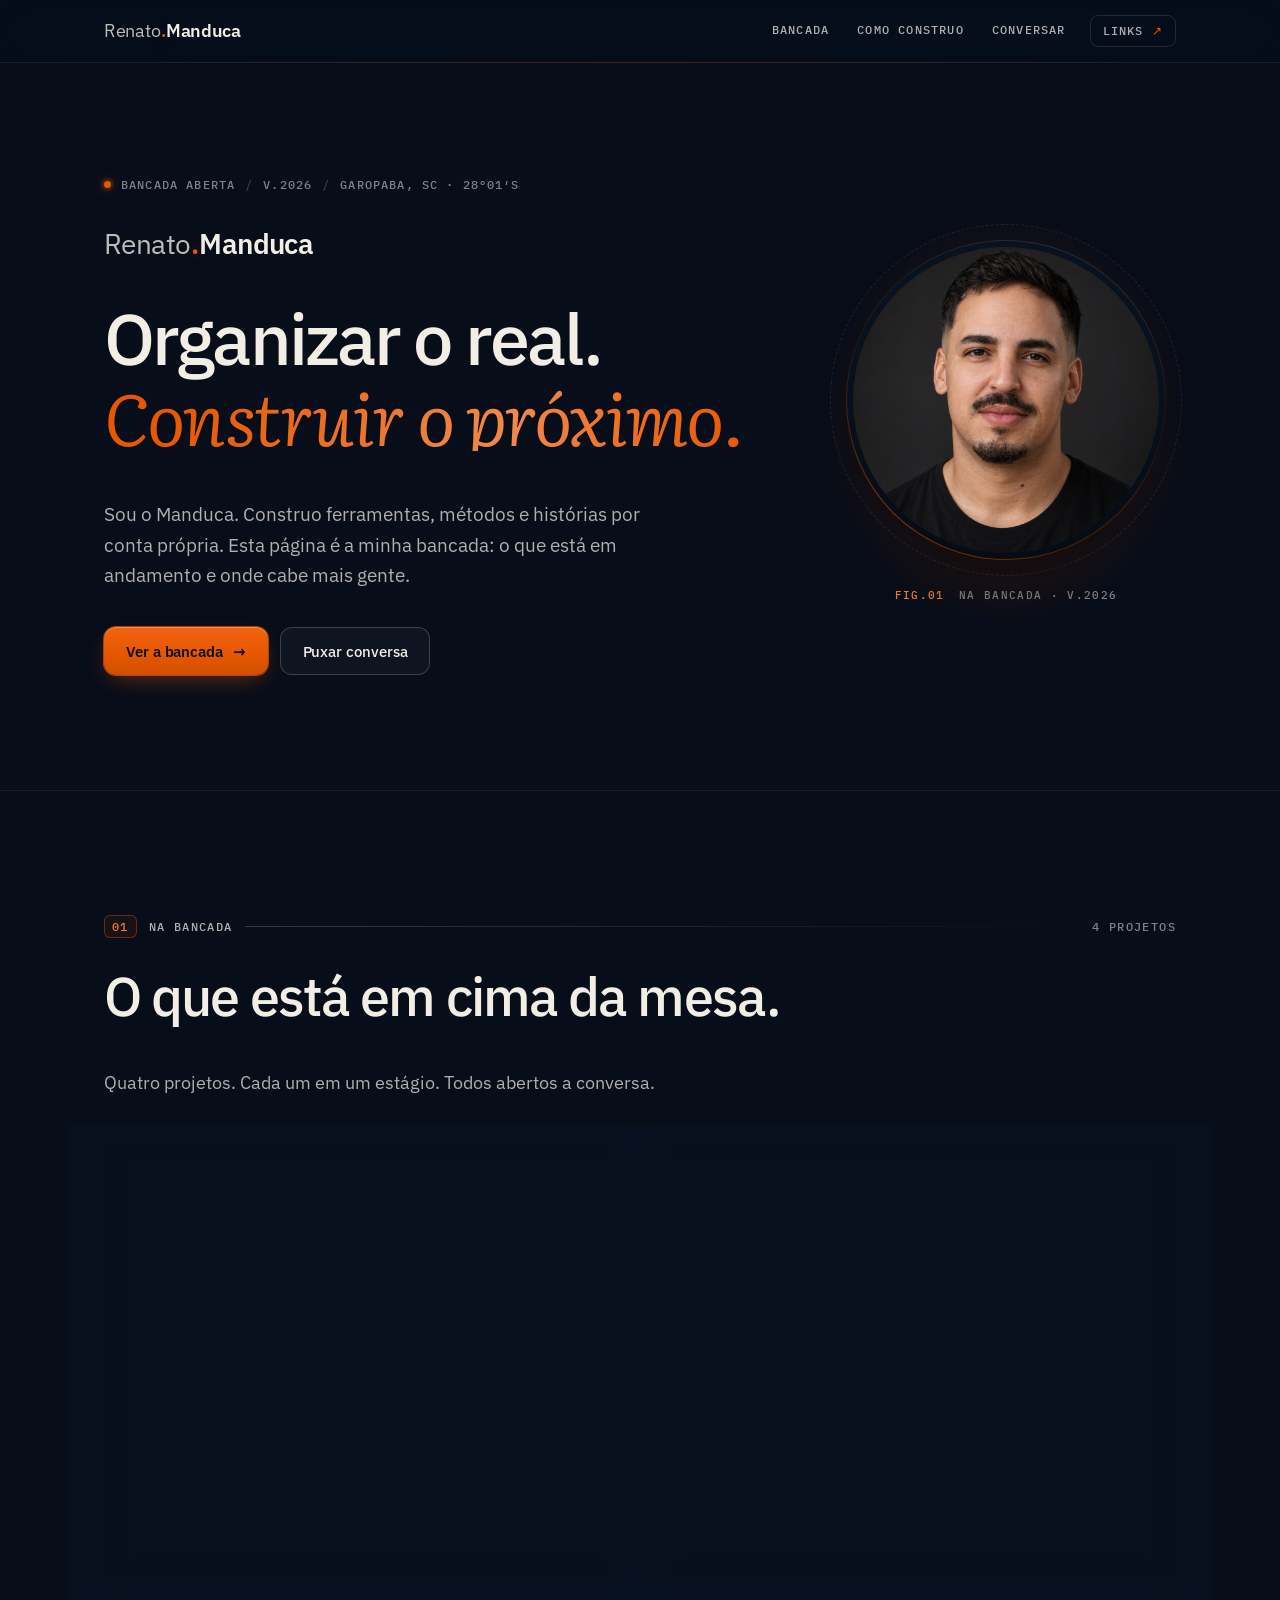
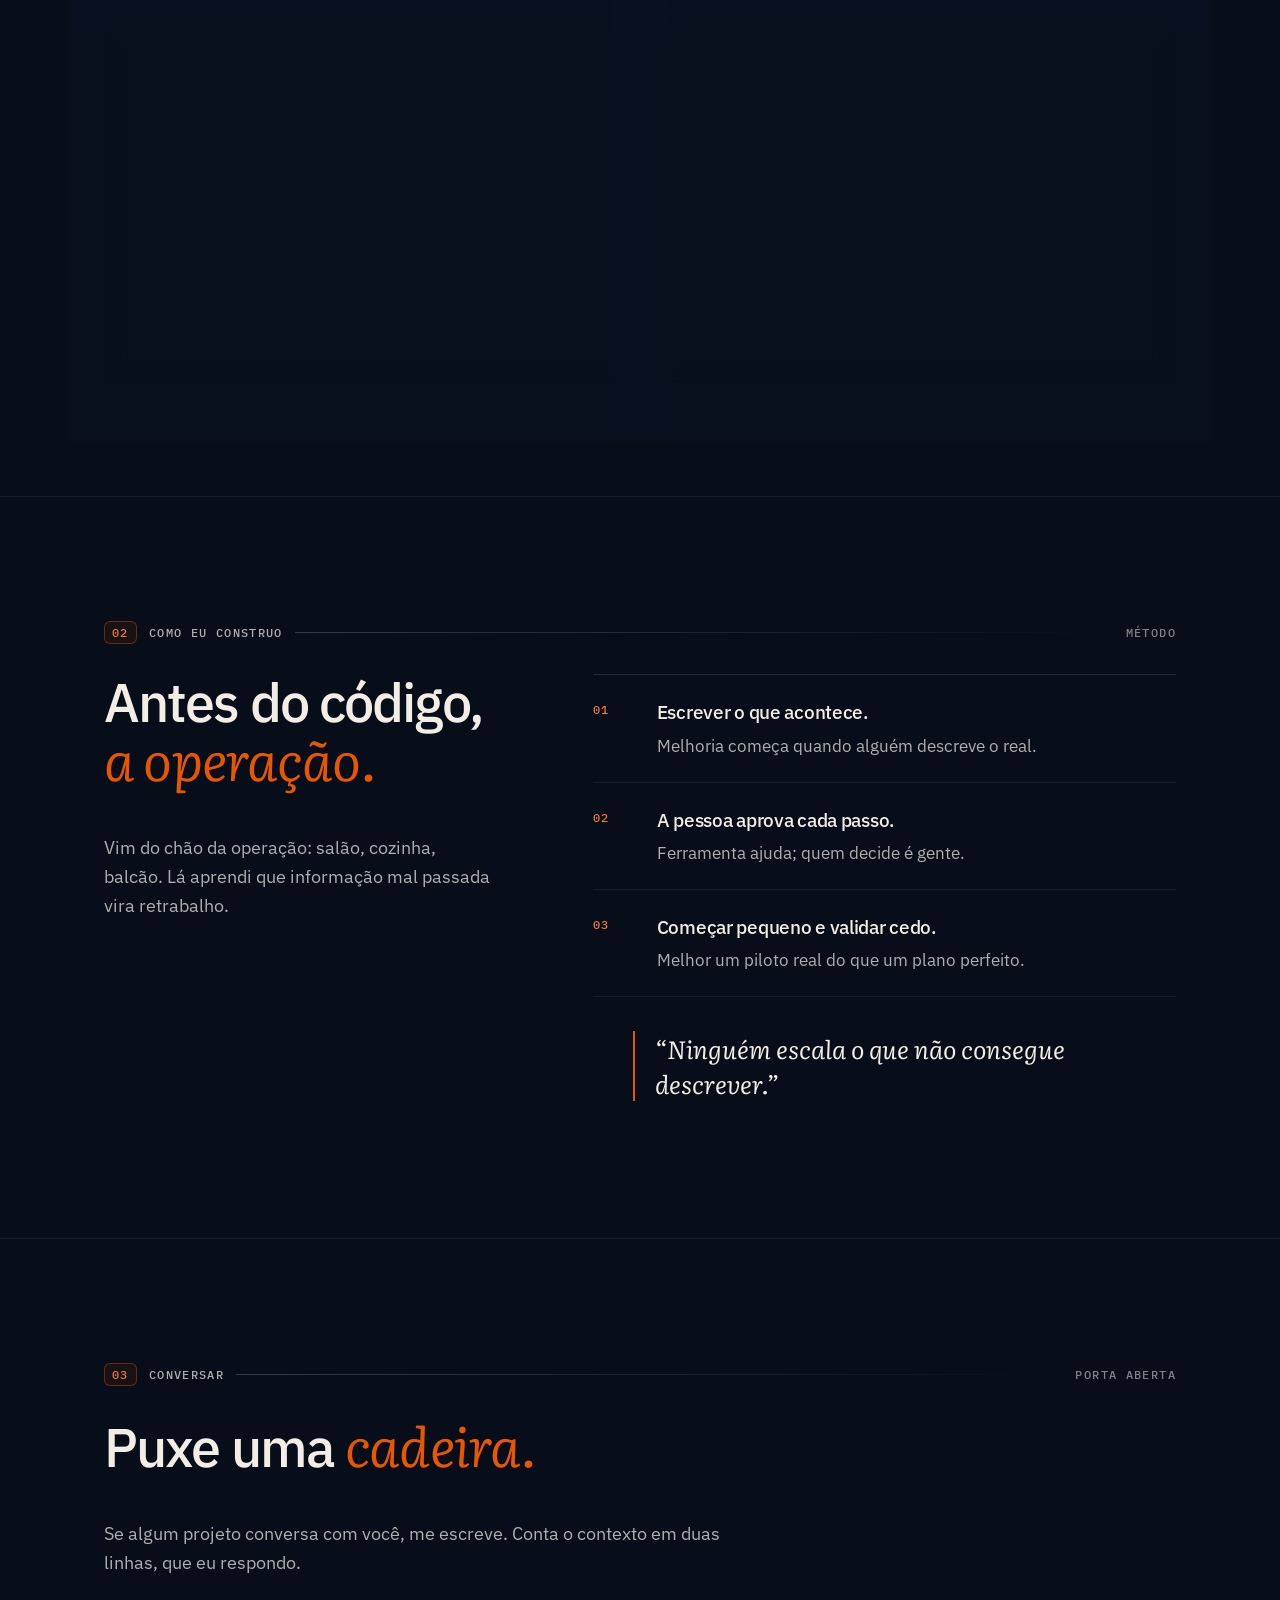
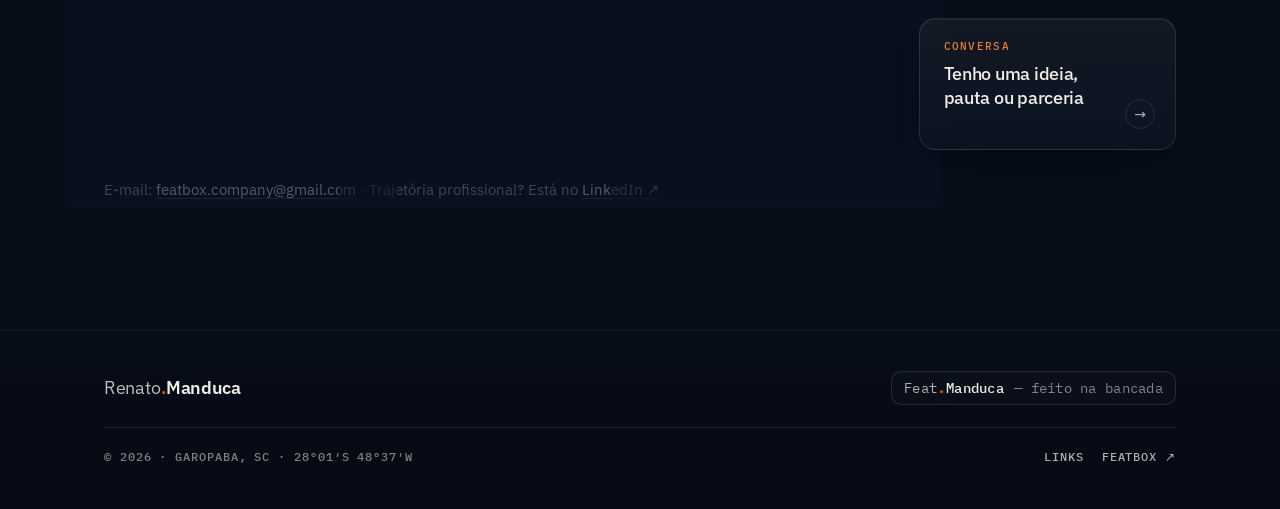
<file: manduca/index.html>
<!doctype html>
<html lang="pt-BR">
<head>
<meta charset="utf-8">
<meta name="viewport" content="width=device-width, initial-scale=1">
<title>Renato Lima · Manduca — Organizar o real. Construir o próximo.</title>
<meta name="description" content="Renato Lima · Manduca: Featbox, Tempo de Cozinha, The Book of Manduca e storytelling para marca e produto. Ferramentas, métodos e narrativa de negócio.">
<meta name="theme-color" content="#070D19">
<link rel="canonical" href="https://featbox.github.io/manduca/">
<meta name="author" content="Renato Lima · Manduca">
<meta property="og:type" content="profile">
<meta property="og:locale" content="pt_BR">
<meta property="og:title" content="Renato Lima · Manduca">
<meta property="og:description" content="Organizar o real. Construir o próximo.">
<meta property="og:url" content="https://featbox.github.io/manduca/">
<meta property="og:image" content="https://featbox.github.io/manduca/assets/og-manduca.jpg">
<meta property="og:image:width" content="1200"><meta property="og:image:height" content="630">
<meta name="twitter:card" content="summary_large_image">
<script type="application/ld+json">{"@context":"https://schema.org","@type":"Person","name":"Renato Lima","alternateName":"Manduca","url":"https://featbox.github.io/manduca/","image":"https://featbox.github.io/manduca/assets/renato.jpg","email":"mailto:featbox.company@gmail.com","address":{"@type":"PostalAddress","addressLocality":"Garopaba","addressRegion":"SC","addressCountry":"BR"},"sameAs":["https://www.linkedin.com/in/renatomanduca/","https://featbox.github.io/"]}</script>
<link rel="icon" href="assets/featbox-tesserato.svg" type="image/svg+xml">
<link rel="preload" href="assets/fonts/ibm-plex-sans-400.woff2" as="font" type="font/woff2" crossorigin>
<link rel="preload" href="assets/fonts/ibm-plex-mono-400.woff2" as="font" type="font/woff2" crossorigin>
<link rel="stylesheet" href="assets/style.css">
</head>
<body>
<a class="skip" href="#conteudo">Pular para o conteúdo</a>
<header class="top"><div class="wrap">
  <a class="wm" href="./" aria-label="Renato.Manduca — início"><span class="wm-a">Renato</span><span class="wm-dot">.</span><span class="wm-b">Manduca</span></a>
  <nav aria-label="Seções"><a href="#bancada">Bancada</a><a href="#como">Como construo</a><a href="#conversar">Conversar</a><a class="k" href="links/">Links <span aria-hidden="true">↗</span></a></nav>
</div></header>

<main id="conteudo">
<div class="hero"><div class="wrap"><div class="hgrid">
  <div class="hcopy">
    <p class="meta-line rise" style="--d:0"><span class="live" aria-hidden="true"></span>Bancada aberta<span class="sep opt">/</span><span class="opt">v.2026</span><span class="sep">/</span>Garopaba, SC · 28°01′S</p>
    <p class="wm wm-hero rise" style="--d:1"><span class="wm-a">Renato</span><span class="wm-dot">.</span><span class="wm-b">Manduca</span></p>
    <h1 class="rise" style="--d:2">Organizar o real.<span class="it">Construir o próximo.</span></h1>
    <p class="lead rise" style="--d:3">Sou o Manduca. Construo ferramentas, métodos e histórias por conta própria. Esta página é a minha bancada: o que está em andamento e onde cabe mais gente.</p>
    <div class="actions rise" style="--d:4">
      <a class="btn btn-p" href="#bancada">Ver a bancada <span class="arw" aria-hidden="true">→</span></a>
      <a class="btn btn-g" href="mailto:featbox.company@gmail.com?subject=Bancada%20%C2%B7%20Conversa">Puxar conversa</a>
    </div>
  </div>
  <figure class="portrait rise" style="--d:1">
    <div class="ring">
      <img class="foto" src="assets/renato.jpg" width="640" height="640" alt="Foto de Renato Lima, o Manduca">
    </div>
    <figcaption><span>fig.01</span> Na bancada · v.2026</figcaption>
  </figure>
</div></div></div>

<section id="bancada"><div class="wrap">
  <p class="label"><b>01</b> Na bancada <i>4 projetos</i></p>
  <h2>O que está em cima da mesa.</h2>
  <p class="sub">Quatro projetos. Cada um em um estágio. Todos abertos a conversa.</p>
  <div class="now">
    <article class="card" id="featbox">
      <div class="row"><p class="tag"><span>01</span>Ferramentas</p><span class="st ar">No ar</span></div>
      <h3>Featbox</h3>
      <p>Ferramentas para trabalhar com IA sem perder o controle. Notas, documentos e decisões organizados, com a pessoa aprovando cada passo.</p>
      <p class="meta">FeatDesk · FeatReader · FeatRoom</p>
      <p class="procuro"><b>Procuro:</b> quem queira testar no dia a dia e dizer onde trava.</p>
      <a class="go" href="https://featbox.github.io/">Conhecer o Featbox <span aria-hidden="true">↗</span></a>
    </article>
    <article class="card" id="tempo-de-cozinha">
      <div class="row"><p class="tag"><span>02</span>Operação</p><span class="st val">Em validação</span></div>
      <h3>Tempo de Cozinha</h3>
      <p>Revisão operacional do delivery para pequenos negócios de comida. Do que o cliente diz até a ação combinada na cozinha.</p>
      <p class="procuro"><b>Procuro:</b> negócios de comida que topem ser os primeiros casos.</p>
      <a class="go" href="https://featbox.github.io/tempodecozinha/">Site do Tempo de Cozinha <span aria-hidden="true">↗</span></a>
    </article>
    <article class="card" id="tbm">
      <div class="row"><p class="tag"><span>03</span>Ficção</p><span class="st prep">Em preparação</span></div>
      <h3>The Book of Manduca</h3>
      <p>Ficção científica contada por um arquivo. Documentos, imagens e fragmentos: ler é também investigar.</p>
      <p class="procuro"><b>Procuro:</b> leitores curiosos para a primeira leitura.</p>
      <span class="go off">Página da obra em preparação</span>
    </article>
    <article class="card" id="narrativa">
      <div class="row"><p class="tag"><span>04</span>Narrativa</p><span class="st ar">Aberto</span></div>
      <h3>Storytelling para marca e produto</h3>
      <p>Do posicionamento ao roteiro — história que vende sem virar discurso vazio.</p>
      <p class="procuro"><b>Procuro:</b> times que precisam alinhar mensagem antes de campanha ou produto.</p>
      <a class="go" href="mailto:featbox.company@gmail.com?subject=Bancada%20%C2%B7%20Narrativa">Vamos conversar <span aria-hidden="true">→</span></a>
    </article>
  </div>
</div></section>

<section id="como"><div class="wrap">
  <p class="label"><b>02</b> Como eu construo <i>método</i></p>
  <div class="about">
    <div><h2>Antes do código,<br><span class="it">a operação.</span></h2>
      <p class="intro">Vim do chão da operação: salão, cozinha, balcão. Lá aprendi que informação mal passada vira retrabalho.</p></div>
    <div>
      <ol class="princ">
        <li><span>01</span><div><strong>Escrever o que acontece.</strong> Melhoria começa quando alguém descreve o real.</div></li>
        <li><span>02</span><div><strong>A pessoa aprova cada passo.</strong> Ferramenta ajuda; quem decide é gente.</div></li>
        <li><span>03</span><div><strong>Começar pequeno e validar cedo.</strong> Melhor um piloto real do que um plano perfeito.</div></li>
      </ol>
      <blockquote class="quote">“Ninguém escala o que não consegue descrever.”</blockquote>
    </div>
  </div>
</div></section>

<section id="conversar" class="last"><div class="wrap">
  <p class="label"><b>03</b> Conversar <i>porta aberta</i></p>
  <h2>Puxe uma <span class="it">cadeira.</span></h2>
  <p class="sub">Se algum projeto conversa com você, me escreve. Conta o contexto em duas linhas, que eu respondo.</p>
  <div class="doors">
    <a class="door" href="mailto:featbox.company@gmail.com?subject=Bancada%20%C2%B7%20Featbox"><small>Featbox</small><b>Quero testar uma ferramenta</b><span class="arw" aria-hidden="true">→</span></a>
    <a class="door" href="mailto:featbox.company@gmail.com?subject=Bancada%20%C2%B7%20Tempo%20de%20Cozinha"><small>Tempo de Cozinha</small><b>Tenho um negócio de comida</b><span class="arw" aria-hidden="true">→</span></a>
    <a class="door" href="mailto:featbox.company@gmail.com?subject=Bancada%20%C2%B7%20Narrativa"><small>Narrativa</small><b>Preciso de storytelling de marca</b><span class="arw" aria-hidden="true">→</span></a>
    <a class="door" href="mailto:featbox.company@gmail.com?subject=Bancada%20%C2%B7%20Conversa"><small>Conversa</small><b>Tenho uma ideia, pauta ou parceria</b><span class="arw" aria-hidden="true">→</span></a>
  </div>
  <p class="fine">E-mail: <a href="mailto:featbox.company@gmail.com">featbox.company@gmail.com</a> · Trajetória profissional? Está no <a href="https://www.linkedin.com/in/renatomanduca/">LinkedIn ↗</a></p>
</div></section>
</main>

<footer class="foot"><div class="wrap">
  <div class="foot-a">
    <a class="wm" href="./"><span class="wm-a">Renato</span><span class="wm-dot">.</span><span class="wm-b">Manduca</span></a>
    <a class="feat" href="https://featbox.github.io/" title="Featbox"><span class="wm-a">Feat</span><span class="wm-dot">.</span><span class="wm-b">Manduca</span><em>— feito na bancada</em></a>
  </div>
  <div class="foot-b"><span>© 2026 · Garopaba, SC · 28°01′S 48°37′W</span><span><a href="links/">Links</a><a href="https://featbox.github.io/">Featbox ↗</a></span></div>
</div></footer>
<script>
/* spotlight sutil nos cards (desligado sem ponteiro fino) */
if (matchMedia('(pointer:fine)').matches) document.querySelectorAll('.card,.door,.lk-list a').forEach(function(el){
  el.addEventListener('pointermove',function(e){var r=el.getBoundingClientRect();el.style.setProperty('--mx',(e.clientX-r.left)+'px');el.style.setProperty('--my',(e.clientY-r.top)+'px');});
});
</script>
</body>
</html>
</file>
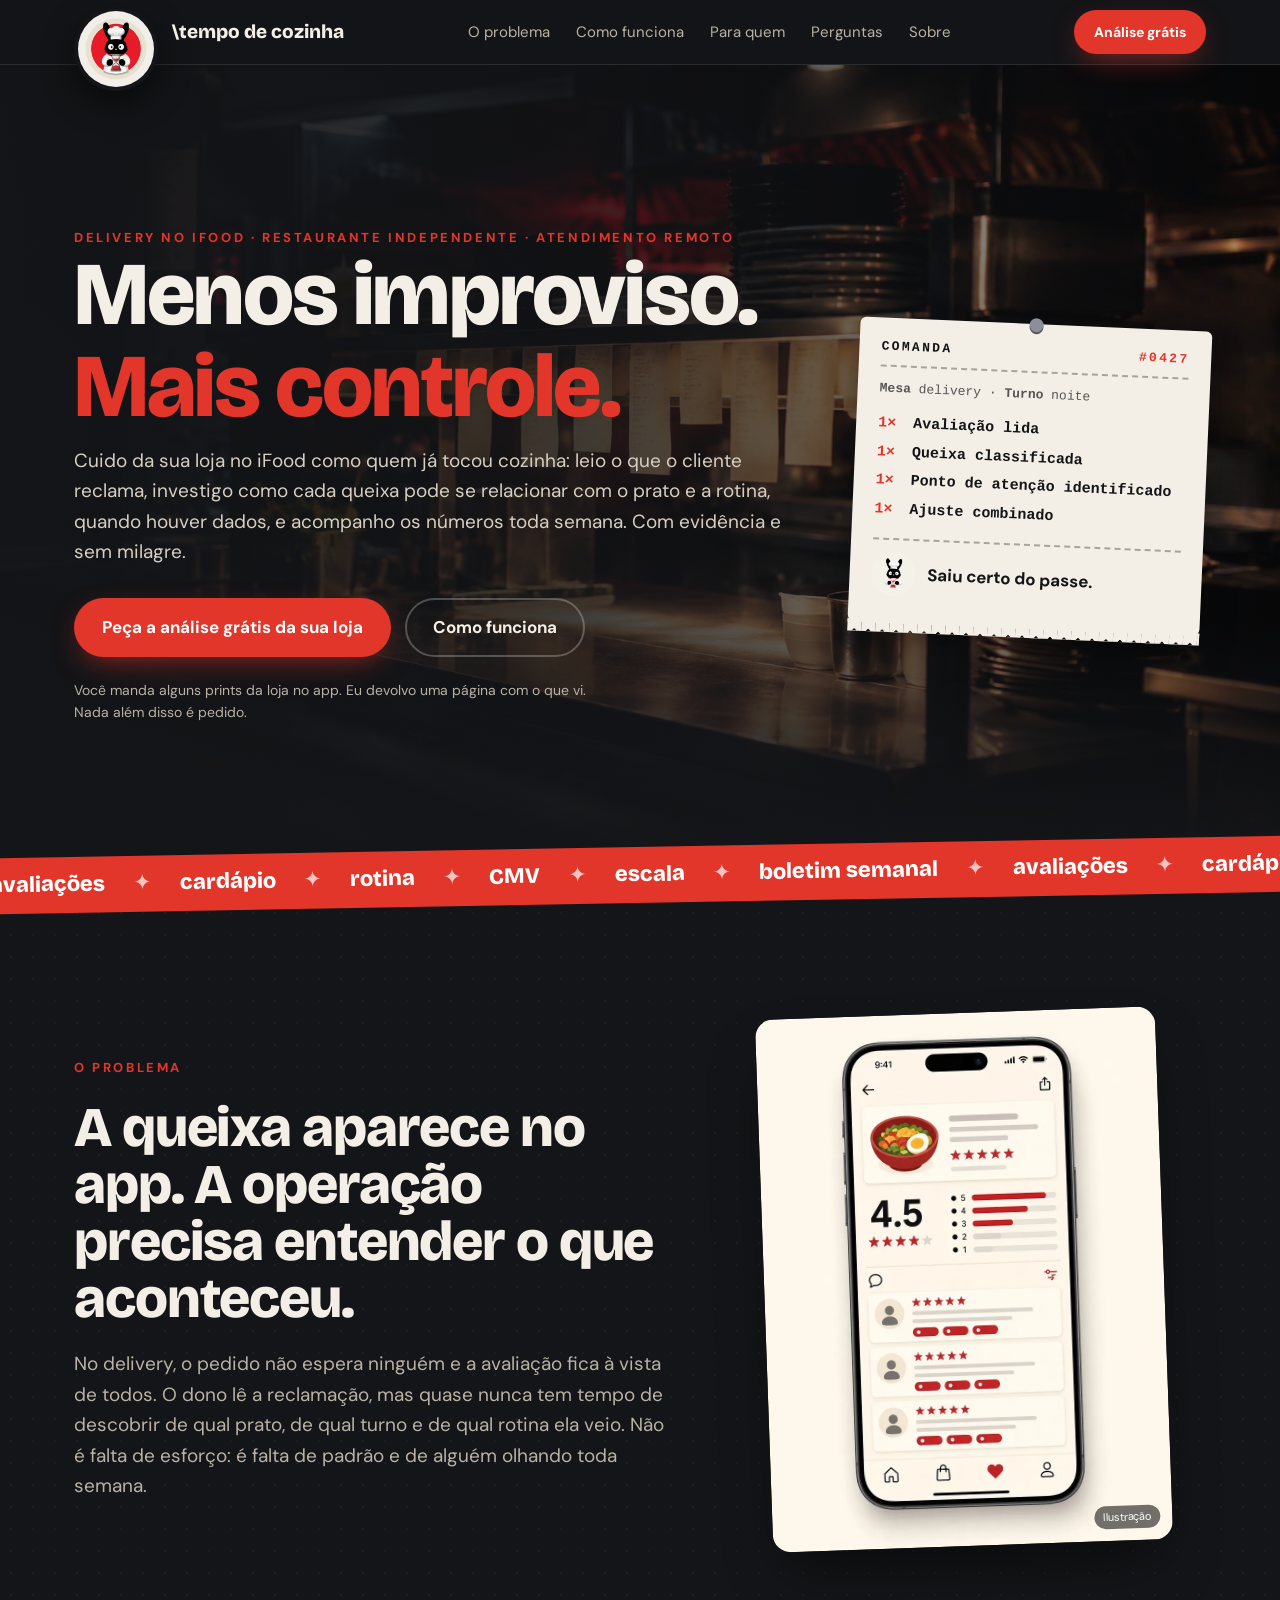
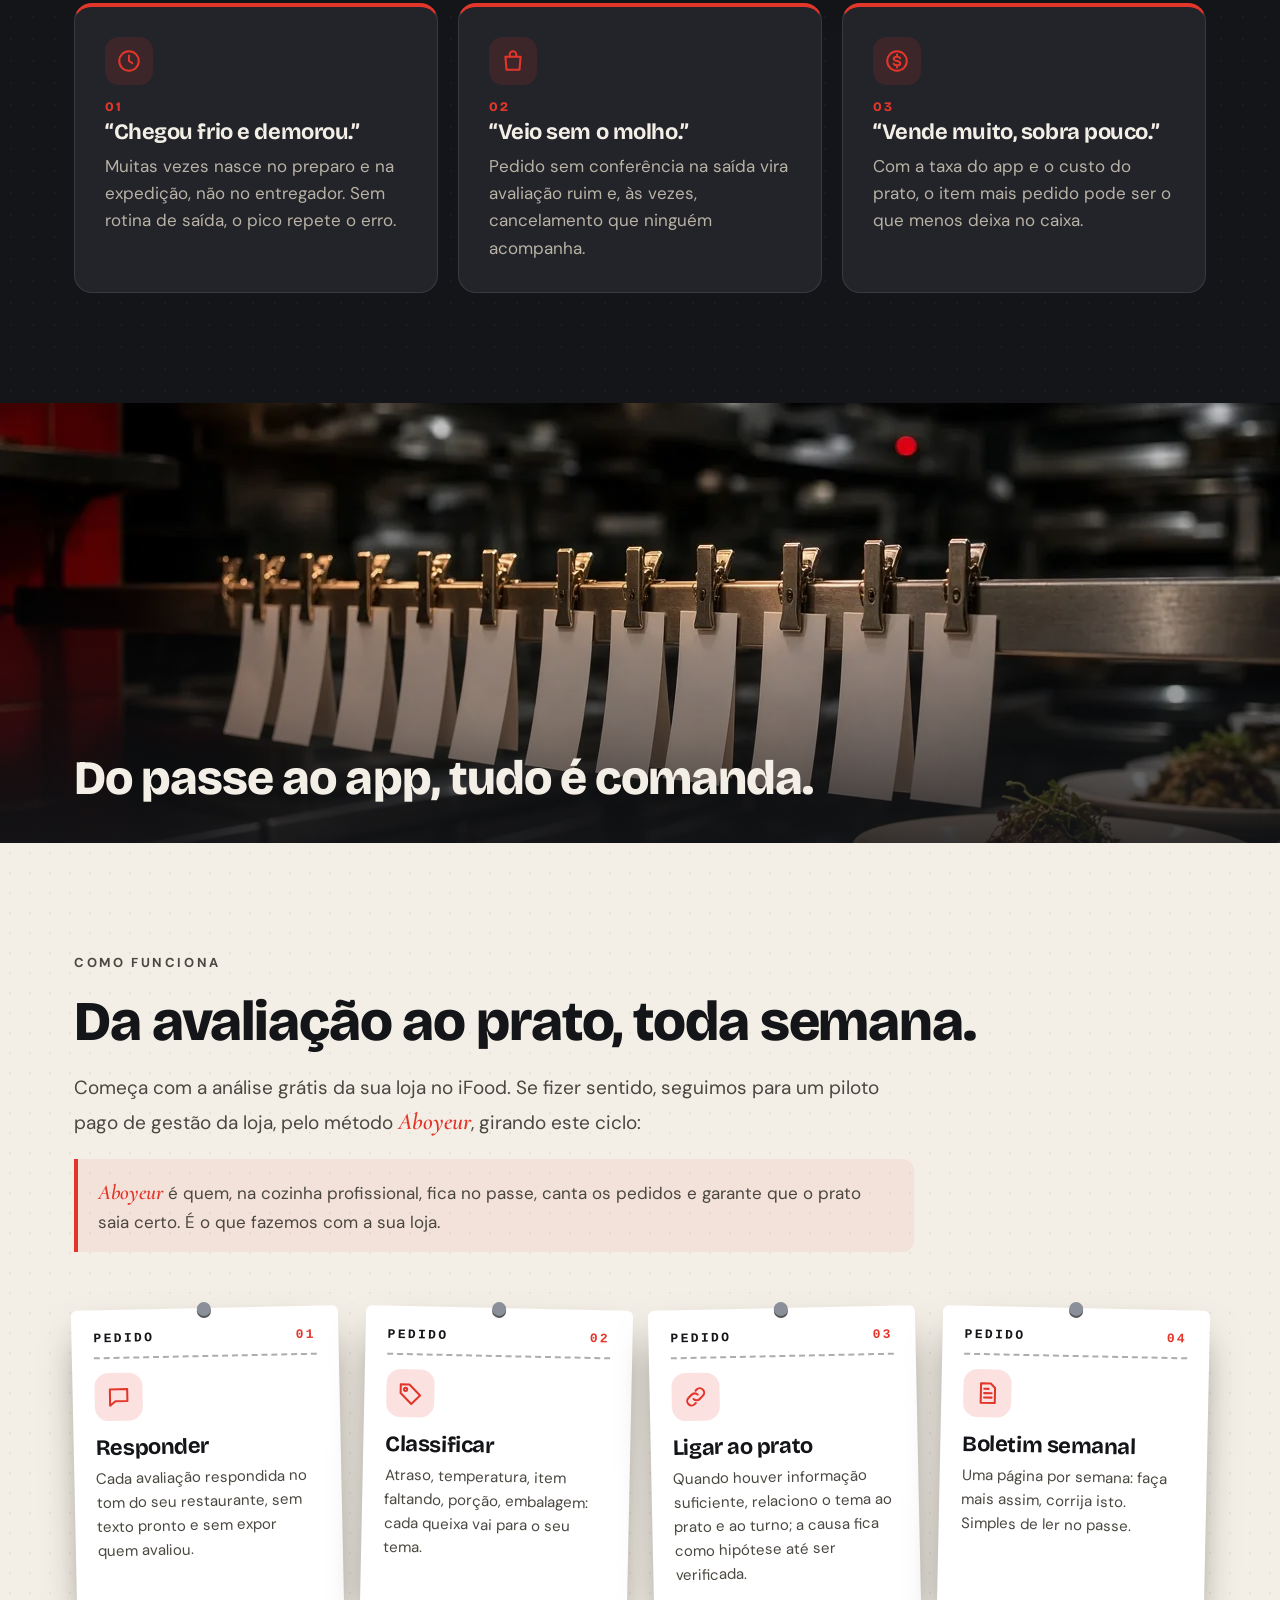
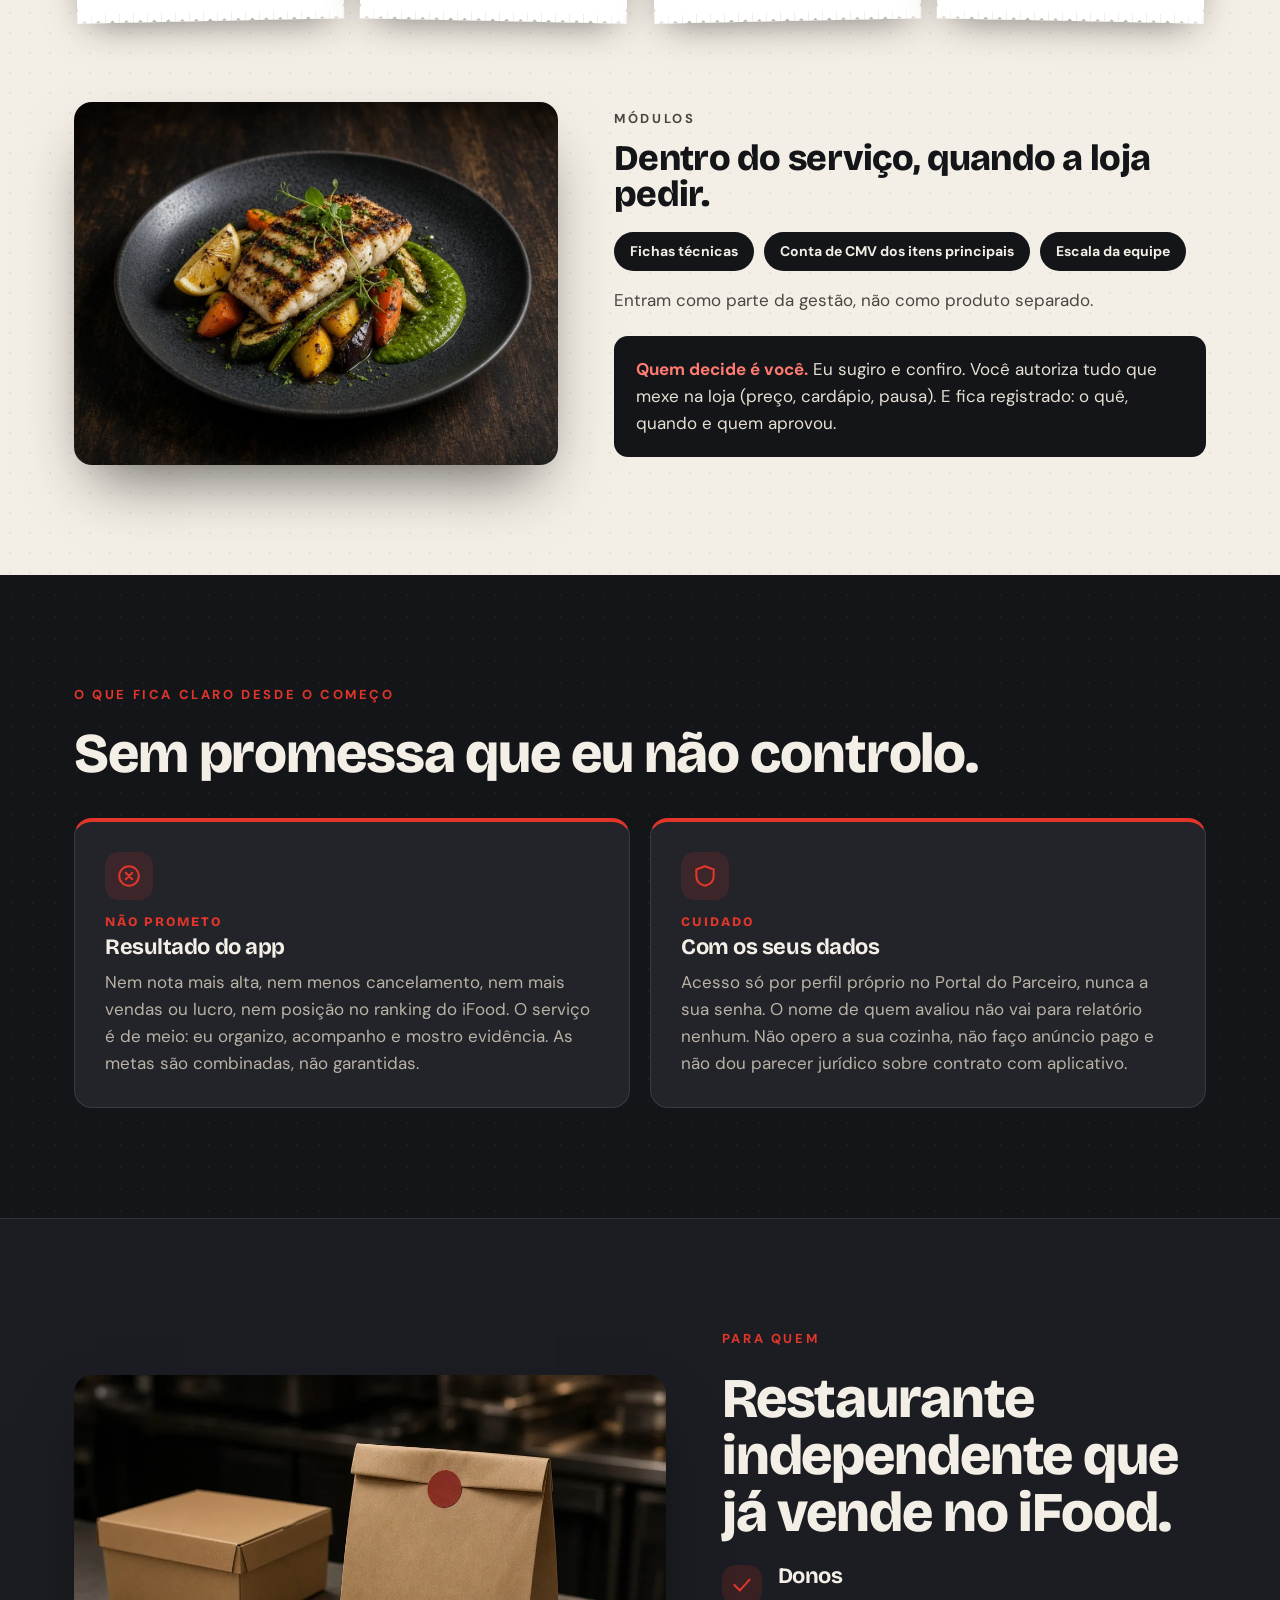
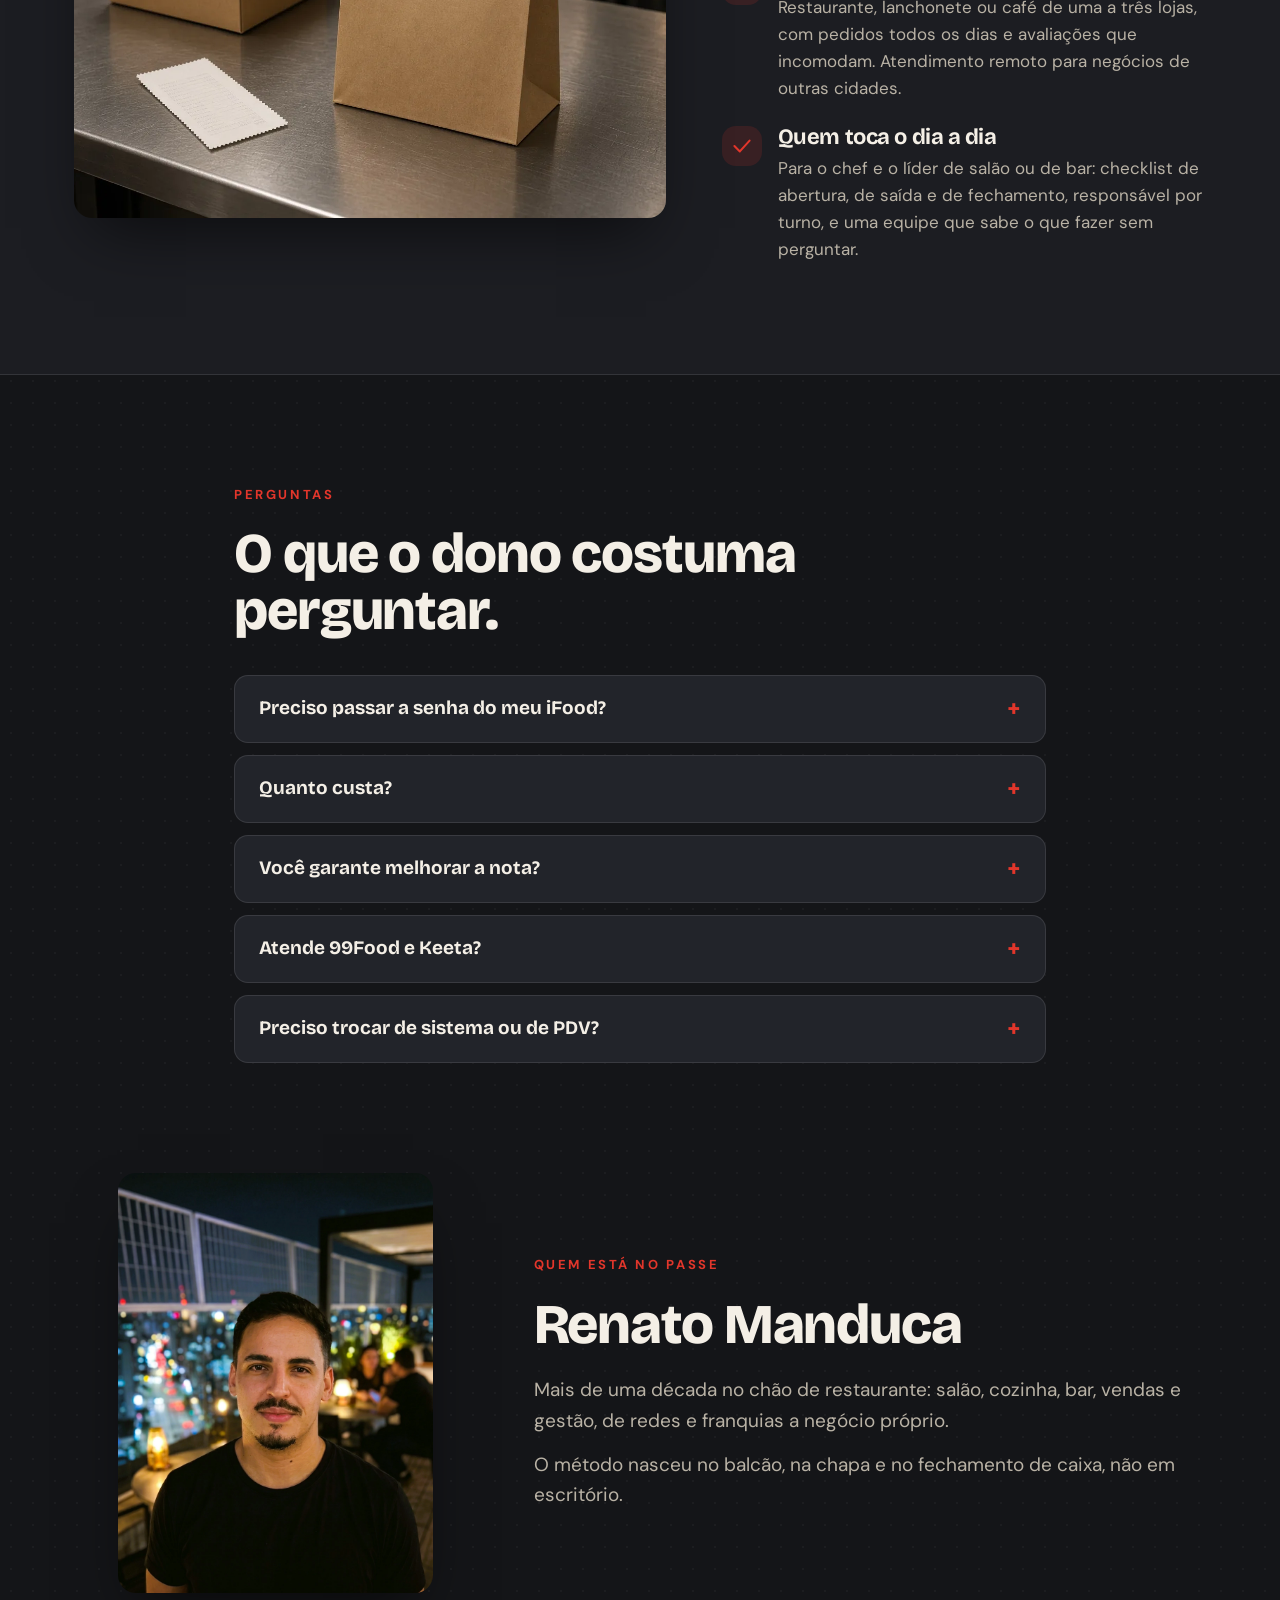
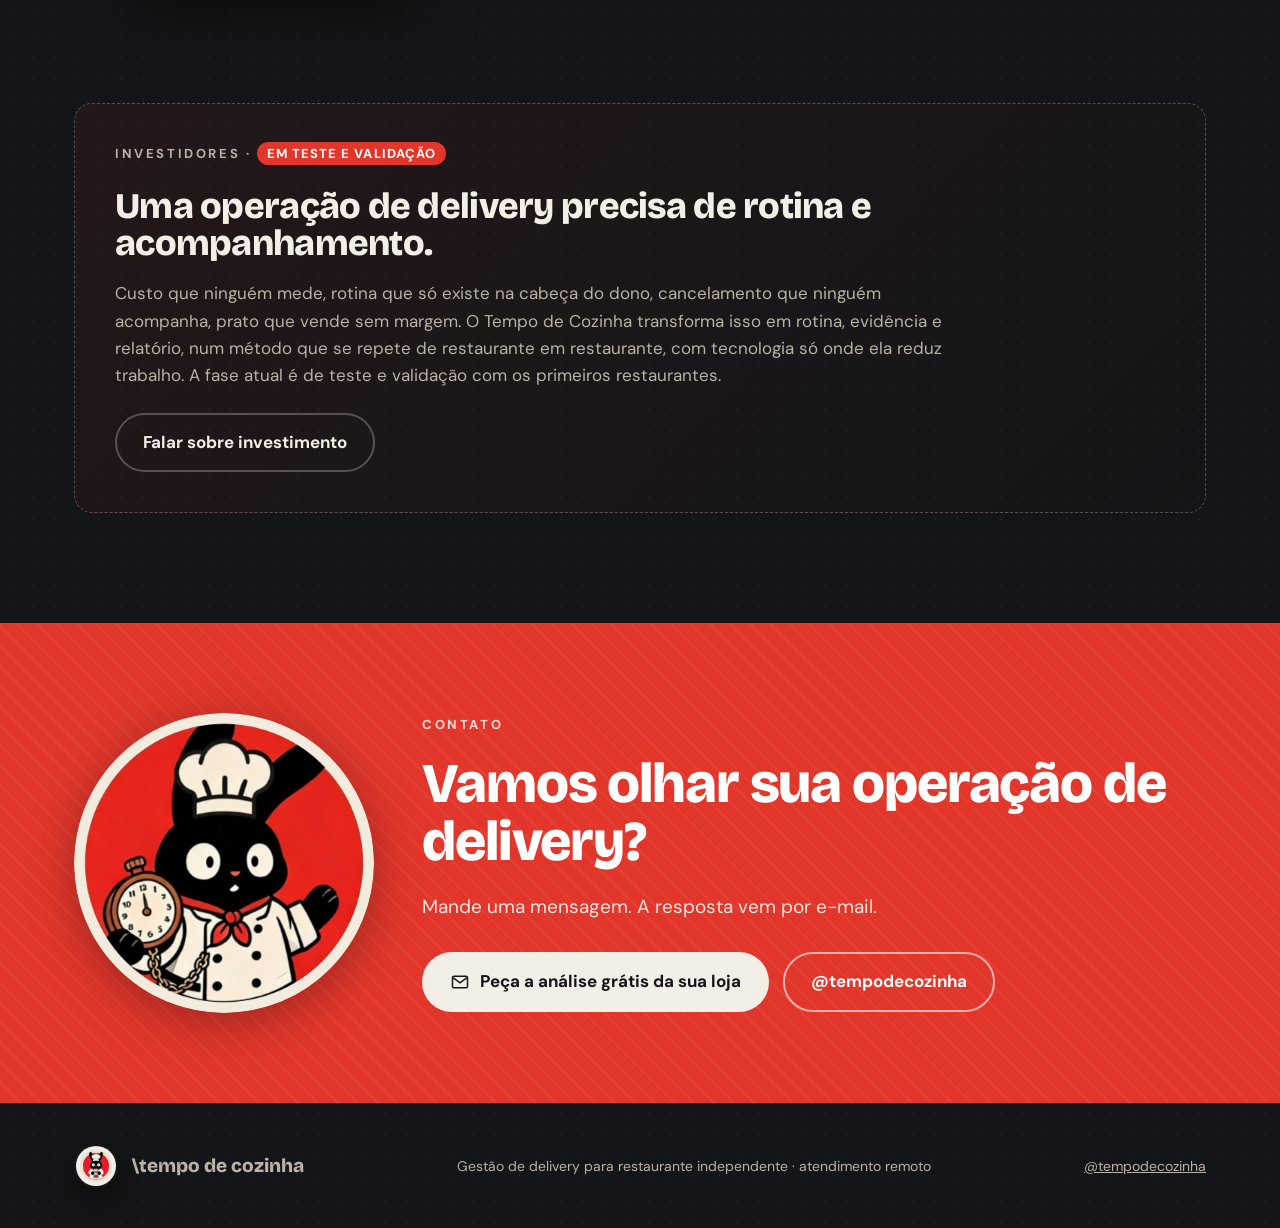
<file: tempodecozinha/index.html>
<!doctype html>
<html lang="pt-BR">
<head>
<meta charset="utf-8">
<meta name="viewport" content="width=device-width, initial-scale=1, viewport-fit=cover">
<title>Tempo de Cozinha · Gestão de delivery no iFood para restaurante independente</title>
<meta name="description" content="Cuidado da loja no iFood por quem já tocou cozinha: leitura das avaliações, ajustes de cardápio e rotina, acompanhamento semanal e relatório mensal. Análise grátis. Atendimento remoto.">
<meta name="robots" content="index, follow">
<!-- Endereço atual de publicação -->
<link rel="canonical" href="https://featbox.github.io/tempodecozinha/">
<meta name="theme-color" content="#121316">
<link rel="icon" href="imagens/favicon.ico" sizes="16x16 32x32 48x48">
<link rel="icon" type="image/png" sizes="32x32" href="imagens/favicon-32.png">
<link rel="icon" type="image/png" sizes="192x192" href="imagens/favicon-192.png">
<link rel="apple-touch-icon" href="imagens/favicon.png">
<link rel="x-old-icon" href="data:image/svg+xml,%3Csvg xmlns='http://www.w3.org/2000/svg' viewBox='0 0 32 32'%3E%3Crect width='32' height='32' rx='8' fill='%23121316'/%3E%3Cpath d='M9 10h14M16 10v13' stroke='%23e2362b' stroke-width='3.5' stroke-linecap='round'/%3E%3C/svg%3E">
<meta property="og:type" content="website">
<meta property="og:locale" content="pt_BR">
<meta property="og:site_name" content="Tempo de Cozinha">
<meta property="og:url" content="https://featbox.github.io/tempodecozinha/">
<meta property="og:title" content="Tempo de Cozinha · Menos improviso. Mais controle.">
<meta property="og:description" content="Gestão de delivery no iFood para restaurante independente, feita por quem já tocou cozinha. Análise grátis da sua loja.">

<meta property="og:image" content="https://featbox.github.io/tempodecozinha/imagens/hero-kitchen.jpg">
<meta property="og:image:alt" content="Tempo de Cozinha: Menos improviso. Mais controle.">
<meta name="twitter:card" content="summary_large_image">
<meta name="twitter:title" content="Tempo de Cozinha · Menos improviso. Mais controle.">
<meta name="twitter:description" content="Gestão de delivery no iFood para restaurante independente, feita por quem já tocou cozinha.">
<meta name="twitter:image" content="https://featbox.github.io/tempodecozinha/imagens/hero-kitchen.jpg">
<script type="application/ld+json">
{
  "@context": "https://schema.org",
  "@type": ["LocalBusiness", "ProfessionalService"],
  "name": "Tempo de Cozinha",
  "description": "Gestão de delivery no iFood para restaurantes independentes: leitura das avaliações, ajustes de cardápio e rotina, acompanhamento semanal e relatório mensal.",
  "url": "https://featbox.github.io/tempodecozinha/",
  "image": "https://featbox.github.io/tempodecozinha/imagens/hero-kitchen.jpg",
  "address": {"@type": "PostalAddress", "addressLocality": "Garopaba", "addressRegion": "SC", "addressCountry": "BR"},
  "areaServed": {"@type": "Country", "name": "Brasil"},
  "founder": {"@type": "Person", "name": "Renato Manduca"},

  "sameAs": ["https://instagram.com/tempodecozinha"]
}
</script>
<link rel="preconnect" href="https://fonts.googleapis.com">
<link rel="stylesheet" href="https://fonts.googleapis.com/css2?family=Bricolage+Grotesque:opsz,wght@12..96,600;12..96,700;12..96,800&family=DM+Sans:opsz,wght@9..40,400;9..40,500;9..40,700&family=Cormorant+Garamond:ital,wght@1,600&display=swap">
<link rel="preconnect" href="https://fonts.gstatic.com" crossorigin>

<link rel="stylesheet" href="css/style.css">
</head>
<body>
<a class="skip" href="#conteudo">Pular para o conteúdo</a>
<header class="top">
  <div class="wrap top-in">
    <a class="brand" href="#" aria-label="Tempo de Cozinha, início">
      <img class="selo" src="imagens/selo.webp" alt="Selo Tempo de Cozinha" width="72" height="72">
      <span class="wordmark">\tempo de cozinha</span>
    </a>
    <nav class="nav" aria-label="Seções">
      <a href="#problema">O problema</a>
      <a href="#como-funciona">Como funciona</a>
      <a href="#para-quem">Para quem</a>
      <a href="#perguntas">Perguntas</a>
      <a href="#sobre">Sobre</a>
    </nav>
    <a class="btn btn-primary btn-sm" href="mailto:featbox.company@gmail.com?subject=Tempo%20de%20Cozinha">Análise grátis</a>
  </div>
</header>

<main id="conteudo">
<section class="hero" aria-labelledby="titulo">
  <img class="hero-bg" src="imagens/hero-kitchen.jpg" alt="" aria-hidden="true">
  <div class="hero-shade"></div>
  <div class="wrap hero-in">
    <div class="hero-txt">
      <p class="eyebrow">Delivery no iFood · Restaurante independente · Atendimento remoto</p>
      <h1 id="titulo">Menos improviso.<br><span>Mais controle.</span></h1>
      <p class="lead">Cuido da sua loja no iFood como quem já tocou cozinha: leio o que o cliente reclama, investigo como cada queixa pode se relacionar com o prato e a rotina, quando houver dados, e acompanho os números toda semana. Com evidência e sem milagre.</p>
      <div class="actions">
        <a class="btn btn-primary" href="mailto:featbox.company@gmail.com?subject=Tempo%20de%20Cozinha">Peça a análise grátis da sua loja</a>
        <a class="btn btn-ghost" href="#como-funciona">Como funciona</a>
      </div>
      <p class="note">Você manda alguns prints da loja no app. Eu devolvo uma página com o que vi. Nada além disso é pedido.</p>
    </div>
    <aside class="ticket hero-ticket" aria-label="Exemplo de comanda">
      <div class="t-head"><span>COMANDA</span><span>#0427</span></div>
      <p class="t-line"><b>Mesa</b> delivery · <b>Turno</b> noite</p>
      <ul class="t-items">
        <li><span>1×</span> Avaliação lida</li>
        <li><span>1×</span> Queixa classificada</li>
        <li><span>1×</span> Ponto de atenção identificado</li>
        <li><span>1×</span> Ajuste combinado</li>
      </ul>
      <div class="t-foot"><img src="imagens/mascote.webp" alt="" width="44" height="44"><span>Saiu certo do passe.</span></div>
    </aside>
  </div>
</section>

<div class="strip" aria-hidden="true"><div class="strip-in">
  <span>avaliações</span><i>✦</i><span>cardápio</span><i>✦</i><span>rotina</span><i>✦</i><span>CMV</span><i>✦</i><span>escala</span><i>✦</i><span>boletim semanal</span><i>✦</i><span>avaliações</span><i>✦</i><span>cardápio</span><i>✦</i><span>rotina</span><i>✦</i><span>CMV</span>
</div></div>

<section class="section" id="problema" aria-labelledby="h-problema">
  <div class="wrap split">
    <div>
      <p class="eyebrow">O problema</p>
      <h2 id="h-problema">A queixa aparece no app. A operação precisa entender o que aconteceu.</h2>
      <p class="lead">No delivery, o pedido não espera ninguém e a avaliação fica à vista de todos. O dono lê a reclamação, mas quase nunca tem tempo de descobrir de qual prato, de qual turno e de qual rotina ela veio. Não é falta de esforço: é falta de padrão e de alguém olhando toda semana.</p>
    </div>
    <figure class="photo tilt"><img src="imagens/celular-avaliacoes.webp" alt="Ilustração de tela de avaliações num aplicativo de delivery" loading="lazy" width="768" height="1024"><figcaption>Ilustração</figcaption></figure>
  </div>
  <div class="wrap pains">
    <article class="pain"><span class="ico"><svg viewBox="0 0 24 24"><circle cx="12" cy="12" r="9"/><path d="M12 7v5l3 2"/></svg></span><span class="n">01</span><h3>“Chegou frio e demorou.”</h3><p>Muitas vezes nasce no preparo e na expedição, não no entregador. Sem rotina de saída, o pico repete o erro.</p></article>
    <article class="pain"><span class="ico"><svg viewBox="0 0 24 24"><path d="M5 8h14l-1 12H6z"/><path d="M9 8V6a3 3 0 0 1 6 0v2"/></svg></span><span class="n">02</span><h3>“Veio sem o molho.”</h3><p>Pedido sem conferência na saída vira avaliação ruim e, às vezes, cancelamento que ninguém acompanha.</p></article>
    <article class="pain"><span class="ico"><svg viewBox="0 0 24 24"><circle cx="12" cy="12" r="9"/><path d="M15 9.5c-.5-1-1.6-1.5-3-1.5-1.7 0-3 .8-3 2s1.3 1.7 3 2 3 .8 3 2-1.3 2-3 2c-1.4 0-2.5-.5-3-1.5M12 6v2M12 16v2"/></svg></span><span class="n">03</span><h3>“Vende muito, sobra pouco.”</h3><p>Com a taxa do app e o custo do prato, o item mais pedido pode ser o que menos deixa no caixa.</p></article>
  </div>
</section>

<figure class="band"><img src="imagens/comandas.webp" alt="Comandas presas no passe de uma cozinha profissional" loading="lazy"><figcaption class="wrap"><span>Do passe ao app, tudo é comanda.</span></figcaption></figure>

<section class="section cream" id="como-funciona" aria-labelledby="h-como">
  <div class="wrap">
    <p class="eyebrow">Como funciona</p>
    <h2 id="h-como">Da avaliação ao prato, toda semana.</h2>
    <p class="lead">Começa com a análise grátis da sua loja no iFood. Se fizer sentido, seguimos para um piloto pago de gestão da loja, pelo método <span class="aboyeur">Aboyeur</span>, girando este ciclo:</p>
    <p class="aboyeur-def"><span class="aboyeur">Aboyeur</span> é quem, na cozinha profissional, fica no passe, canta os pedidos e garante que o prato saia certo. É o que fazemos com a sua loja.</p>
    <ol class="tickets">
      <li class="ticket"><div class="t-head"><span>PEDIDO</span><span>01</span></div><span class="ico"><svg viewBox="0 0 24 24"><path d="M4 5h16v11H9l-5 4z"/></svg></span><h3>Responder</h3><p>Cada avaliação respondida no tom do seu restaurante, sem texto pronto e sem expor quem avaliou.</p></li>
      <li class="ticket"><div class="t-head"><span>PEDIDO</span><span>02</span></div><span class="ico"><svg viewBox="0 0 24 24"><path d="M3 12V4h8l10 10-8 8z"/><circle cx="7.5" cy="8.5" r="1.5"/></svg></span><h3>Classificar</h3><p>Atraso, temperatura, item faltando, porção, embalagem: cada queixa vai para o seu tema.</p></li>
      <li class="ticket"><div class="t-head"><span>PEDIDO</span><span>03</span></div><span class="ico"><svg viewBox="0 0 24 24"><path d="M10 14a4 4 0 0 0 5.7 0l3-3a4 4 0 0 0-5.7-5.7l-1 1"/><path d="M14 10a4 4 0 0 0-5.7 0l-3 3a4 4 0 0 0 5.7 5.7l1-1"/></svg></span><h3>Ligar ao prato</h3><p>Quando houver informação suficiente, relaciono o tema ao prato e ao turno; a causa fica como hipótese até ser verificada.</p></li>
      <li class="ticket"><div class="t-head"><span>PEDIDO</span><span>04</span></div><span class="ico"><svg viewBox="0 0 24 24"><path d="M6 3h9l4 4v14H6z"/><path d="M9 12h7M9 16h7M9 8h4"/></svg></span><h3>Boletim semanal</h3><p>Uma página por semana: faça mais assim, corrija isto. Simples de ler no passe.</p></li>
    </ol>
    <div class="split mods">
      <figure class="photo"><img src="imagens/prato.webp" alt="Prato montado pronto para sair" loading="lazy" width="1024" height="768"></figure>
      <div>
        <p class="eyebrow">Módulos</p>
        <h3 class="h3big">Dentro do serviço, quando a loja pedir.</h3>
        <ul class="chips"><li>Fichas técnicas</li><li>Conta de CMV dos itens principais</li><li>Escala da equipe</li></ul>
        <p>Entram como parte da gestão, não como produto separado.</p>
        <p class="rule-box"><b>Quem decide é você.</b> Eu sugiro e confiro. Você autoriza tudo que mexe na loja (preço, cardápio, pausa). E fica registrado: o quê, quando e quem aprovou.</p>
      </div>
    </div>
  </div>
</section>

<section class="section" id="limites" aria-labelledby="h-limites">
  <div class="wrap">
    <p class="eyebrow">O que fica claro desde o começo</p>
    <h2 id="h-limites">Sem promessa que eu não controlo.</h2>
    <div class="pains two">
      <article class="pain"><span class="ico"><svg viewBox="0 0 24 24"><circle cx="12" cy="12" r="9"/><path d="M9 9l6 6M15 9l-6 6"/></svg></span><span class="n">Não prometo</span><h3>Resultado do app</h3><p>Nem nota mais alta, nem menos cancelamento, nem mais vendas ou lucro, nem posição no ranking do iFood. O serviço é de meio: eu organizo, acompanho e mostro evidência. As metas são combinadas, não garantidas.</p></article>
      <article class="pain"><span class="ico"><svg viewBox="0 0 24 24"><path d="M12 3l8 3v6c0 5-3.5 8-8 9-4.5-1-8-4-8-9V6z"/></svg></span><span class="n">Cuidado</span><h3>Com os seus dados</h3><p>Acesso só por perfil próprio no Portal do Parceiro, nunca a sua senha. O nome de quem avaliou não vai para relatório nenhum. Não opero a sua cozinha, não faço anúncio pago e não dou parecer jurídico sobre contrato com aplicativo.</p></article>
    </div>
  </div>
</section>

<section class="section dark2" id="para-quem" aria-labelledby="h-quem">
  <div class="wrap split">
    <figure class="photo"><img src="imagens/delivery.webp" alt="Sacola de delivery lacrada no balcão, pronta para sair" loading="lazy" width="1024" height="768"></figure>
    <div>
      <p class="eyebrow">Para quem</p>
      <h2 id="h-quem">Restaurante independente que já vende no iFood.</h2>
      <div class="who"><span class="ico"><svg viewBox="0 0 24 24"><path d="M5 12l5 5 9-10"/></svg></span><div><h3>Donos</h3><p>Restaurante, lanchonete ou café de uma a três lojas, com pedidos todos os dias e avaliações que incomodam. Atendimento remoto para negócios de outras cidades.</p></div></div>
      <div class="who"><span class="ico"><svg viewBox="0 0 24 24"><path d="M5 12l5 5 9-10"/></svg></span><div><h3>Quem toca o dia a dia</h3><p>Para o chef e o líder de salão ou de bar: checklist de abertura, de saída e de fechamento, responsável por turno, e uma equipe que sabe o que fazer sem perguntar.</p></div></div>
    </div>
  </div>
</section>

<section class="section" id="perguntas" aria-labelledby="h-perg">
  <div class="wrap narrow">
    <p class="eyebrow">Perguntas</p>
    <h2 id="h-perg">O que o dono costuma perguntar.</h2>
    <div class="faq">
      <details><summary>Preciso passar a senha do meu iFood?</summary><p>Não. Para a análise grátis bastam prints. Para o acompanhamento, o acesso é por um perfil próprio no Portal do Parceiro, criado por você e que pode ser retirado quando quiser.</p></details>
      <details><summary>Quanto custa?</summary><p>A análise é grátis. Os valores do piloto e da gestão da loja são informados depois da análise grátis, para o preço caber no tamanho do trabalho.</p></details>
      <details><summary>Você garante melhorar a nota?</summary><p>Não, e desconfie de quem garante. O que eu garanto é método: leitura das avaliações, ajustes combinados, acompanhamento semanal e relatório honesto, inclusive quando o número não melhora.</p></details>
      <details><summary>Atende 99Food e Keeta?</summary><p>O foco hoje é o iFood. Os outros aplicativos entram como contexto da análise, quando fizer sentido para a sua loja.</p></details>
      <details><summary>Preciso trocar de sistema ou de PDV?</summary><p>Não. O trabalho acontece em cima do que você já usa. Tecnologia entra só quando reduz trabalho.</p></details>
    </div>
  </div>
</section>

<section class="section" id="sobre" aria-labelledby="h-sobre" style="padding-top:0">
  <div class="wrap about">
    <figure class="photo portrait"><img src="imagens/renato-sobre.webp" alt="Renato Manduca" width="896" height="1200" loading="lazy"></figure>
    <div>
      <p class="eyebrow">Quem está no passe</p>
      <h2 id="h-sobre">Renato Manduca</h2>
      <p class="lead">Mais de uma década no chão de restaurante: salão, cozinha, bar, vendas e gestão, de redes e franquias a negócio próprio.</p>
      <p class="lead">O método nasceu no balcão, na chapa e no fechamento de caixa, não em escritório.</p>
    </div>
  </div>
</section>

<section class="section" id="investidores" aria-labelledby="h-inv" style="padding-top:0">
  <div class="wrap">
    <div class="inv">
      <p class="eyebrow">Investidores · <span class="status">Em teste e validação</span></p>
      <h3 id="h-inv" class="h3big">Uma operação de delivery precisa de rotina e acompanhamento.</h3>
      <p>Custo que ninguém mede, rotina que só existe na cabeça do dono, cancelamento que ninguém acompanha, prato que vende sem margem. O Tempo de Cozinha transforma isso em rotina, evidência e relatório, num método que se repete de restaurante em restaurante, com tecnologia só onde ela reduz trabalho. A fase atual é de teste e validação com os primeiros restaurantes.</p>
      <a class="btn btn-ghost" href="mailto:featbox.company@gmail.com?subject=Tempo%20de%20Cozinha">Falar sobre investimento</a>
    </div>
  </div>
</section>

<section class="cta-final" id="contato" aria-labelledby="h-contato">
  <div class="wrap cta-in">
    <img class="cta-selo" src="imagens/contato-selo.png" alt="Selo Tempo de Cozinha" width="800" height="800" loading="lazy">
    <div>
      <p class="eyebrow light">Contato</p>
      <h2 id="h-contato">Vamos olhar sua operação de delivery?</h2>
      <p class="lead">Mande uma mensagem. A resposta vem por e-mail.</p>
      <div class="actions">
        <a class="btn btn-cream" href="mailto:featbox.company@gmail.com?subject=Tempo%20de%20Cozinha"><svg viewBox="0 0 24 24" aria-hidden="true"><rect x="3" y="5" width="18" height="14" rx="2" fill="none" stroke="currentColor" stroke-width="1.8"/><path d="m4 7 8 6 8-6" fill="none" stroke="currentColor" stroke-width="1.8"/></svg> Peça a análise grátis da sua loja</a>
        <a class="btn btn-ghost light" href="https://instagram.com/tempodecozinha" target="_blank" rel="noopener">@tempodecozinha</a>
      </div>
    </div>
  </div>
</section>
</main>

<footer class="foot">
  <div class="wrap foot-in">
    <a class="brand" href="#"><img class="selo sm" src="imagens/selo.webp" alt="" width="40" height="40"><span class="wordmark">\tempo de cozinha</span></a>
    <p>Gestão de delivery para restaurante independente · atendimento remoto</p>
    <p><a href="https://instagram.com/tempodecozinha" target="_blank" rel="noopener">@tempodecozinha</a></p>
  </div>
</footer>
</body>
</html>
</file>
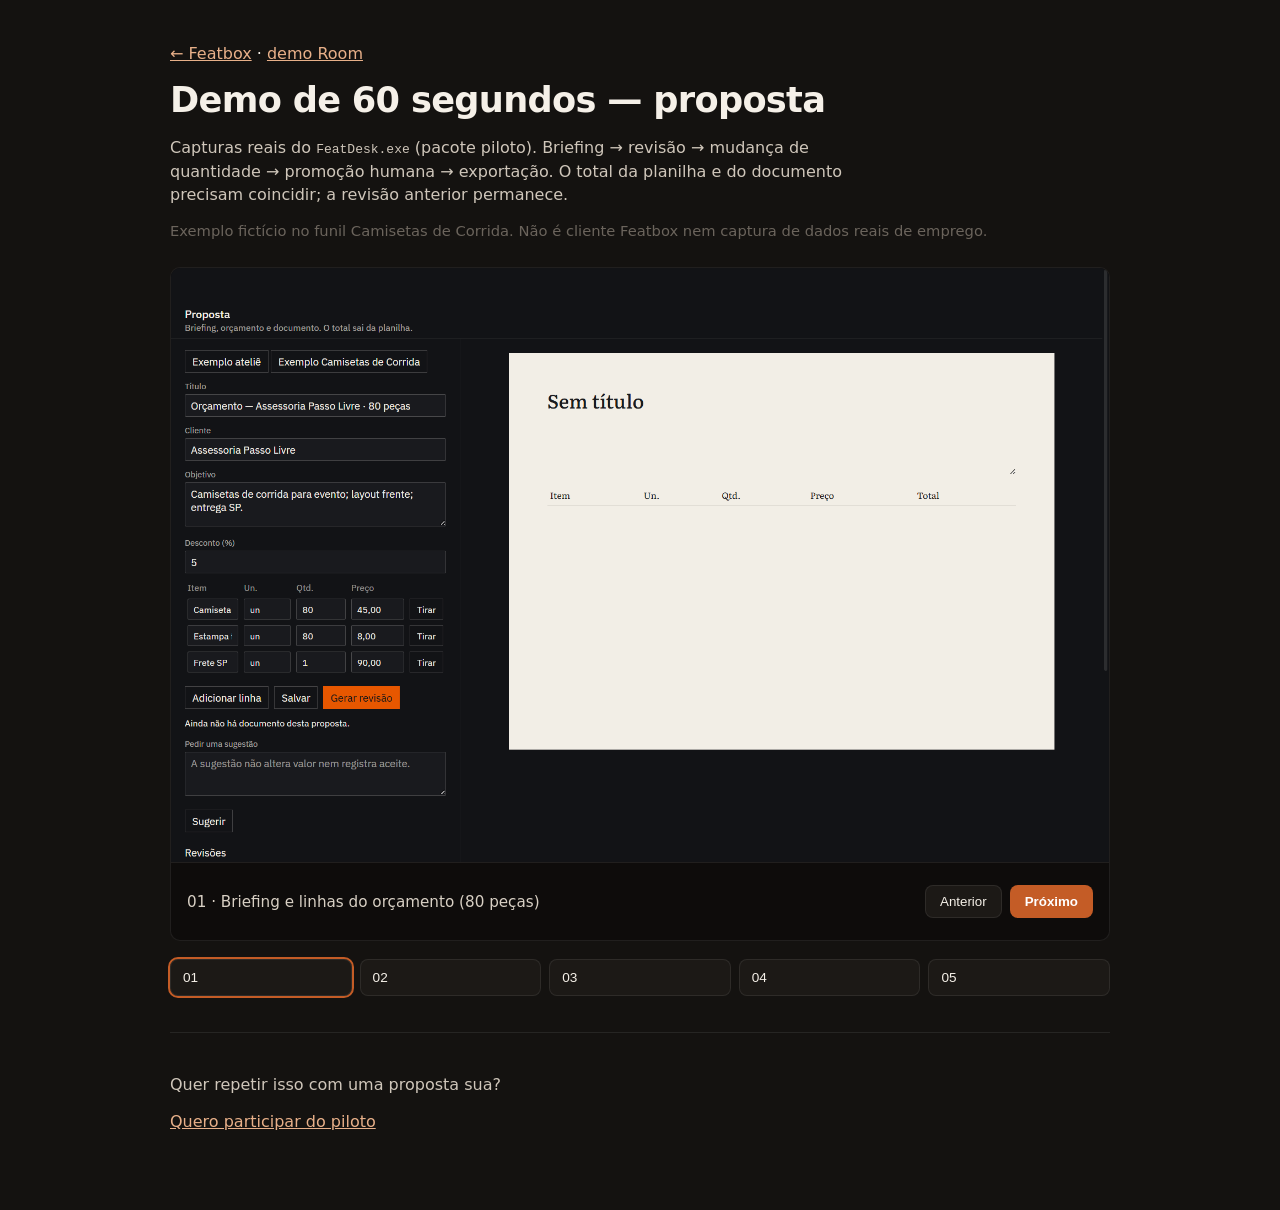
<file: demo/proposta/index.html>
<!DOCTYPE html>
<html lang="pt-BR">
<head>
  <meta charset="utf-8">
  <meta name="viewport" content="width=device-width,initial-scale=1">
  <title>Demo 60s · proposta · Featbox</title>
  <meta name="description" content="Storyboard real do FeatDesk: briefing, revisão, mudança de quantidade e promoção humana. Dados fictícios.">
  <link rel="icon" href="../../assets/marcas/featbox-sm.svg">
  <style>
    :root { --bg:#141210; --paper:#f3efe6; --ink:#1a1714; --muted:#6b645c; --accent:#c45c26; --line:rgba(255,255,255,.08); }
    * { box-sizing: border-box; }
    body { margin:0; font-family: "Segoe UI", system-ui, sans-serif; background: var(--bg); color: #f5f0e8; }
    .wrap { max-width: 980px; margin: 0 auto; padding: 28px 20px 64px; }
    a { color: #e8b089; }
    h1 { font-size: clamp(1.6rem, 3vw, 2.2rem); font-weight: 600; letter-spacing: -0.02em; margin: 12px 0 8px; }
    .lead { color: #cfc6ba; max-width: 42rem; line-height: 1.45; }
    .note { color: var(--muted); font-size: .92rem; margin-top: 10px; }
    .stage { margin-top: 28px; background: #0e0c0b; border: 1px solid var(--line); border-radius: 10px; overflow: hidden; }
    .stage img { display:block; width:100%; height:auto; background:#000; }
    .bar { display:flex; flex-wrap:wrap; gap:10px; align-items:center; justify-content:space-between; padding:14px 16px; border-top:1px solid var(--line); }
    .cap { color:#d8d0c4; font-size:.95rem; }
    .nav { display:flex; gap:8px; }
    button { appearance:none; border:1px solid var(--line); background:#1c1916; color:#f5f0e8; padding:8px 14px; border-radius:8px; cursor:pointer; }
    button:hover { border-color:#8a5a3a; }
    button.primary { background: var(--accent); border-color: transparent; color:#fff; font-weight:600; }
    .steps { display:grid; grid-template-columns: repeat(auto-fit,minmax(140px,1fr)); gap:8px; margin-top:18px; }
    .steps button { text-align:left; font-size:.85rem; padding:10px 12px; }
    .steps button[aria-current="true"] { outline: 2px solid var(--accent); }
    .cta { margin-top: 36px; padding-top: 24px; border-top: 1px solid var(--line); }
  </style>
</head>
<body>
  <div class="wrap">
    <p><a href="../../">← Featbox</a> · <a href="../">demo Room</a></p>
    <h1>Demo de 60 segundos — proposta</h1>
    <p class="lead">Capturas reais do <code>FeatDesk.exe</code> (pacote piloto). Briefing → revisão → mudança de quantidade → promoção humana → exportação. O total da planilha e do documento precisam coincidir; a revisão anterior permanece.</p>
    <p class="note">Exemplo fictício no funil Camisetas de Corrida. Não é cliente Featbox nem captura de dados reais de emprego.</p>

    <div class="stage">
      <img id="frame" src="../../assets/telas/proposta-piloto/01-briefing-cdc.png" width="1400" height="900" alt="Bancada de proposta com exemplo Camisetas de Corrida carregado">
      <div class="bar">
        <p class="cap" id="cap">01 · Briefing e linhas do orçamento</p>
        <div class="nav">
          <button type="button" id="prev" aria-label="Anterior">Anterior</button>
          <button type="button" id="next" class="primary" aria-label="Próximo">Próximo</button>
        </div>
      </div>
    </div>

    <div class="steps" id="steps" role="tablist" aria-label="Passos da demo"></div>

    <div class="cta">
      <p class="lead">Quer repetir isso com uma proposta sua?</p>
      <p><a class="primary" href="mailto:featbox.company@gmail.com?subject=Quero%20participar%20do%20piloto%20Featbox&amp;body=Nome%3A%0ATipo%20de%20proposta%20ou%20or%C3%A7amento%3A%0AQuantas%20por%20m%C3%AAs%20(aprox.)%3A%0AWindows%2010%20ou%2011%3F%0AMelhor%20hor%C3%A1rio%20para%2030%20minutos%3A%0A">Quero participar do piloto</a></p>
    </div>
  </div>
  <script>
    const frames = [
      { src: '../../assets/telas/proposta-piloto/01-briefing-cdc.png', cap: '01 · Briefing e linhas do orçamento (80 peças)' },
      { src: '../../assets/telas/proposta-piloto/02-revisao-v1.png', cap: '02 · Gerar revisão — total R$ 4.113,50 (v1)' },
      { src: '../../assets/telas/proposta-piloto/03-revisao-v2-preserva-v1.png', cap: '03 · Cliente muda para 60 — v1 permanece; v2 R$ 3.106,50' },
      { src: '../../assets/telas/proposta-piloto/04-promovida.png', cap: '04 · Pessoa promove — grant no fingerprint' },
      { src: '../../assets/telas/proposta-piloto/05-exportar.png', cap: '05 · Exportar pasta — o app não envia sozinho' },
    ];
    let i = 0;
    const img = document.getElementById('frame');
    const cap = document.getElementById('cap');
    const steps = document.getElementById('steps');
    frames.forEach((f, idx) => {
      const b = document.createElement('button');
      b.type = 'button';
      b.textContent = f.cap.split('·')[0].trim();
      b.setAttribute('role', 'tab');
      b.addEventListener('click', () => show(idx));
      steps.appendChild(b);
    });
    function show(n) {
      i = (n + frames.length) % frames.length;
      img.src = frames[i].src;
      img.alt = frames[i].cap;
      cap.textContent = frames[i].cap;
      [...steps.children].forEach((el, idx) => el.setAttribute('aria-current', idx === i ? 'true' : 'false'));
    }
    document.getElementById('prev').onclick = () => show(i - 1);
    document.getElementById('next').onclick = () => show(i + 1);
    document.addEventListener('keydown', (e) => {
      if (e.key === 'ArrowRight') show(i + 1);
      if (e.key === 'ArrowLeft') show(i - 1);
    });
    show(0);
  </script>
</body>
</html>
</file>
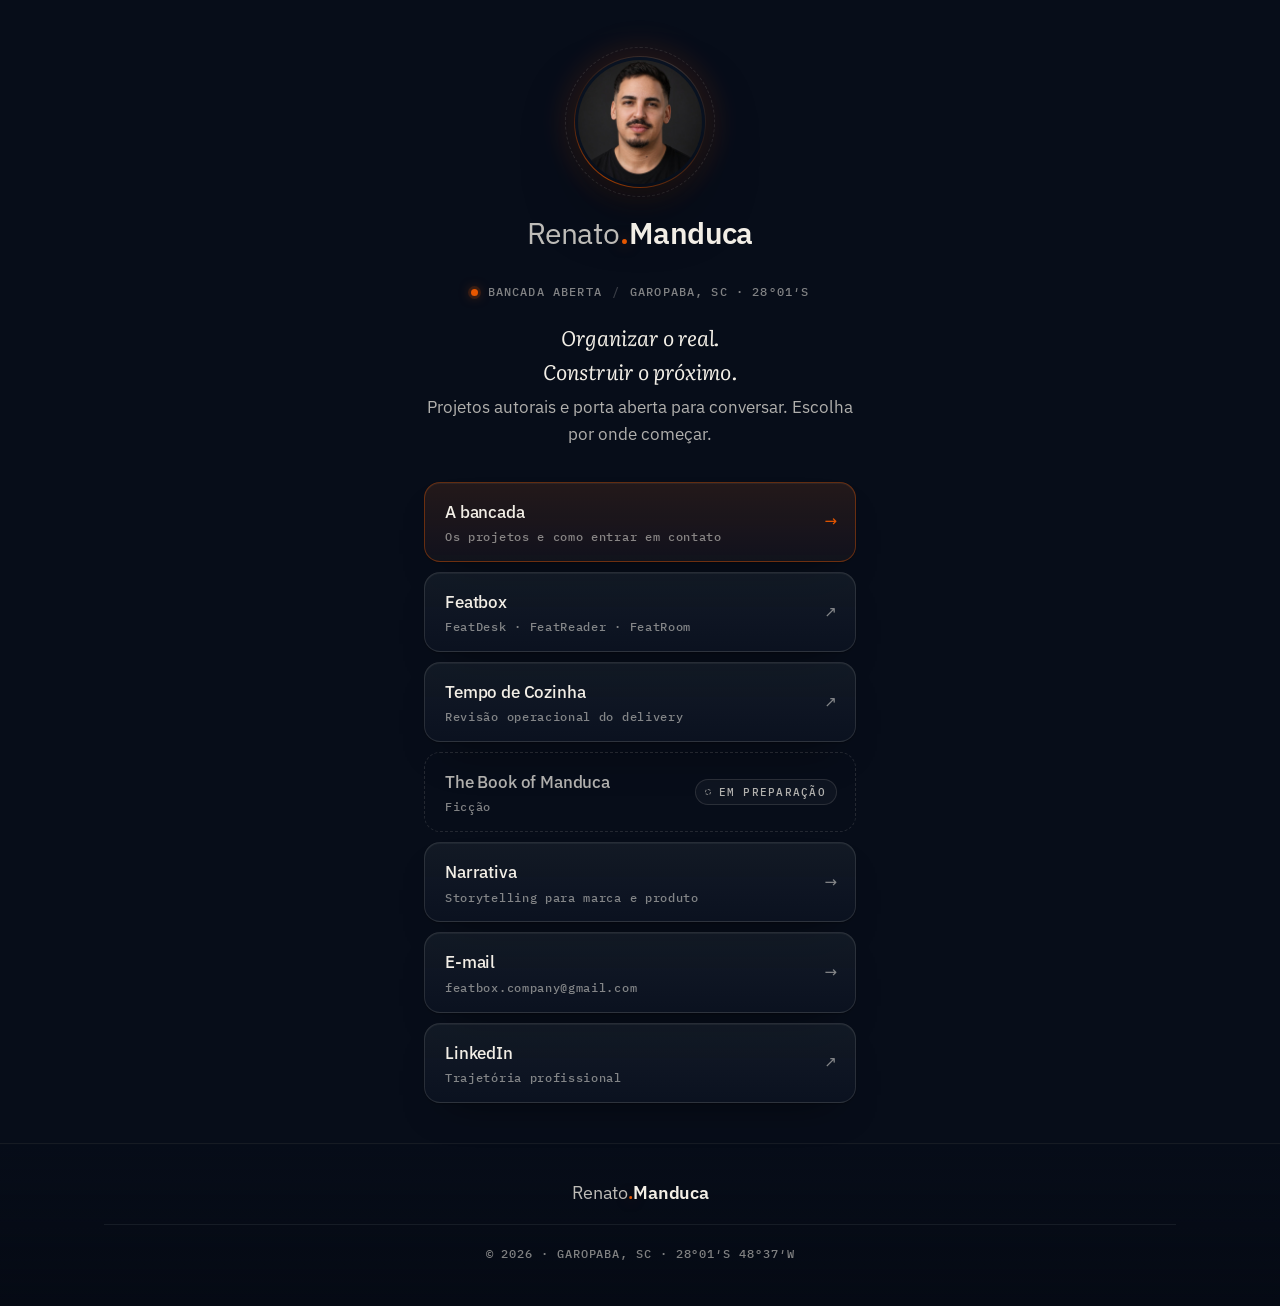
<file: manduca/links/index.html>
<!doctype html>
<html lang="pt-BR">
<head>
<meta charset="utf-8">
<meta name="viewport" content="width=device-width, initial-scale=1">
<title>Renato Lima · Manduca — Links</title>
<meta name="description" content="Links de Renato Lima · Manduca: Featbox, Tempo de Cozinha, The Book of Manduca e storytelling para marca.">
<meta name="theme-color" content="#070D19">
<link rel="canonical" href="https://featbox.github.io/manduca/links/">
<meta property="og:url" content="https://featbox.github.io/manduca/links/">
<meta property="og:title" content="Renato Lima · Manduca — Links">
<meta property="og:description" content="Organizar o real. Construir o próximo.">
<meta property="og:image" content="https://featbox.github.io/manduca/assets/og-manduca.jpg">
<link rel="icon" href="../assets/featbox-tesserato.svg" type="image/svg+xml">
<link rel="stylesheet" href="../assets/style.css">
</head>
<body>
<main class="lk">
  <figure class="portrait rise" style="--d:0"><div class="ring"><img class="foto" src="../assets/renato.jpg" width="640" height="640" alt="Foto de Renato Lima, o Manduca"></div></figure>
  <h1 class="wm wm-hero rise" style="--d:1"><span class="wm-a">Renato</span><span class="wm-dot">.</span><span class="wm-b">Manduca</span></h1>
  <p class="meta-line rise" style="--d:2"><span class="live" aria-hidden="true"></span>Bancada aberta<span class="sep">/</span>Garopaba, SC · 28°01′S</p>
  <p class="lead rise" style="--d:3"><span class="it">Organizar o real.<br>Construir o próximo.</span>Projetos autorais e porta aberta para conversar. Escolha por onde começar.</p>
  <ul class="lk-list rise" style="--d:4">
    <li class="main"><a href="../"><b>A bancada</b><small>Os projetos e como entrar em contato</small><span class="arw" aria-hidden="true">→</span></a></li>
    <li><a href="https://featbox.github.io/"><b>Featbox</b><small>FeatDesk · FeatReader · FeatRoom</small><span class="arw" aria-hidden="true">↗</span></a></li>
    <li><a href="https://featbox.github.io/tempodecozinha/"><b>Tempo de Cozinha</b><small>Revisão operacional do delivery</small><span class="arw" aria-hidden="true">↗</span></a></li>
    <li><div class="off-item"><b>The Book of Manduca</b><small>Ficção</small><span class="st prep">Em preparação</span></div></li>
    <li><a href="mailto:featbox.company@gmail.com?subject=Bancada%20%C2%B7%20Narrativa"><b>Narrativa</b><small>Storytelling para marca e produto</small><span class="arw" aria-hidden="true">→</span></a></li>
    <li><a href="mailto:featbox.company@gmail.com?subject=Bancada%20%C2%B7%20Conversa"><b>E-mail</b><small>featbox.company@gmail.com</small><span class="arw" aria-hidden="true">→</span></a></li>
    <li><a href="https://www.linkedin.com/in/renatomanduca/"><b>LinkedIn</b><small>Trajetória profissional</small><span class="arw" aria-hidden="true">↗</span></a></li>
  </ul>
</main>
<footer class="foot"><div class="wrap">
  <div class="foot-a"><a class="wm" href="../"><span class="wm-a">Renato</span><span class="wm-dot">.</span><span class="wm-b">Manduca</span></a></div>
  <div class="foot-b"><span>© 2026 · Garopaba, SC · 28°01′S 48°37′W</span></div>
</div></footer>
<script>
if (matchMedia('(pointer:fine)').matches) document.querySelectorAll('.lk-list a').forEach(function(el){
  el.addEventListener('pointermove',function(e){var r=el.getBoundingClientRect();el.style.setProperty('--mx',(e.clientX-r.left)+'px');el.style.setProperty('--my',(e.clientY-r.top)+'px');});
});
</script>
</body>
</html>
</file>
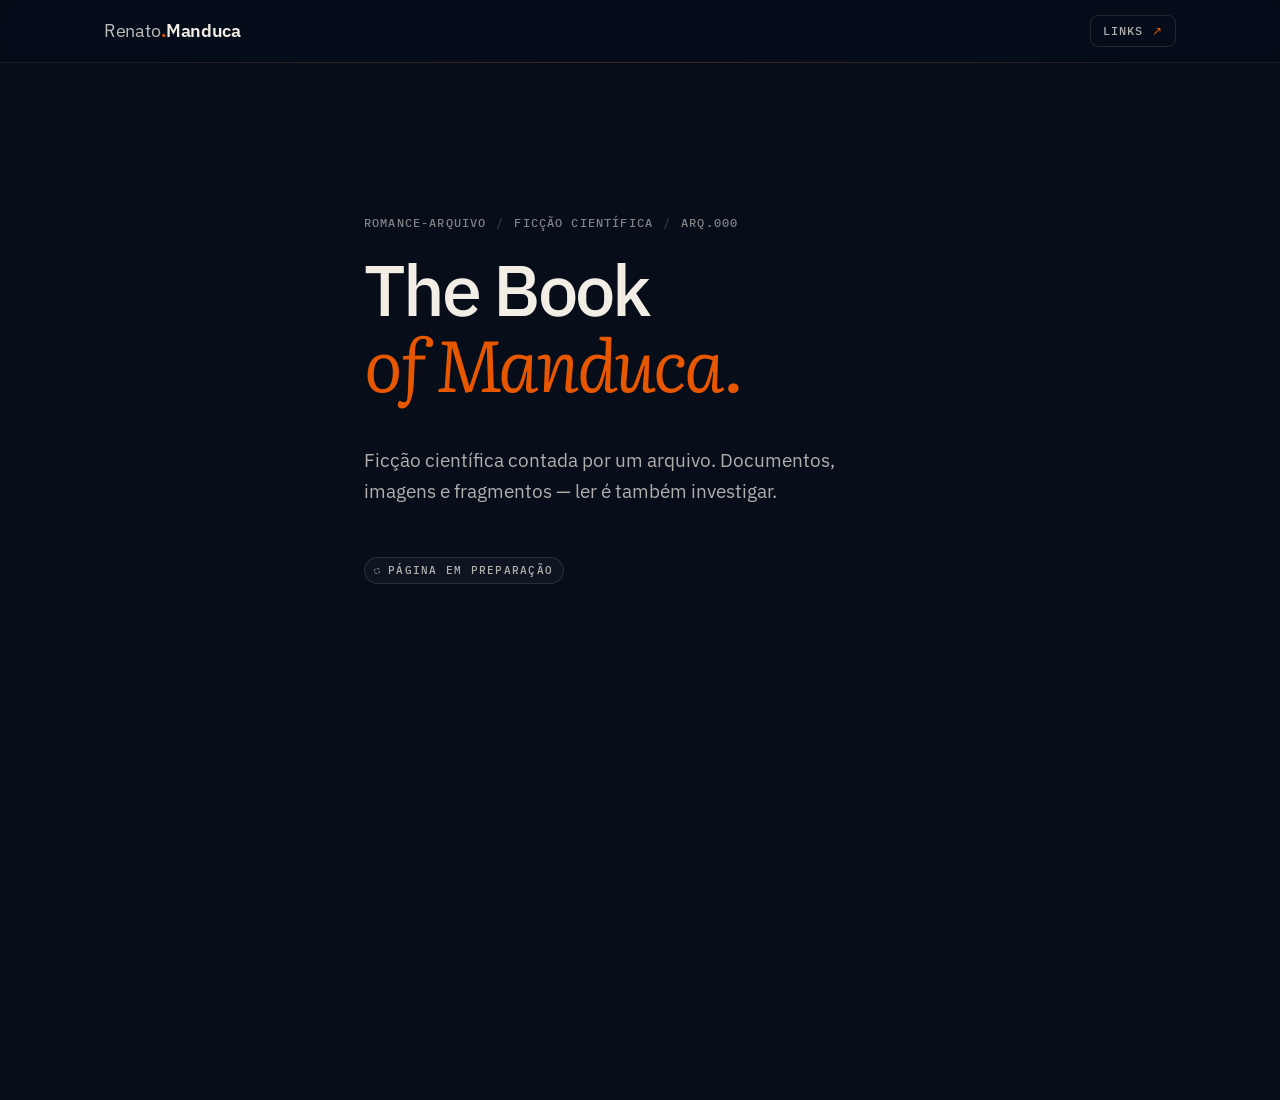
<file: manduca/tbm/index.html>
<!doctype html>
<html lang="pt-BR">
<head>
<meta charset="utf-8">
<meta name="viewport" content="width=device-width, initial-scale=1">
<title>The Book of Manduca — em preparação</title>
<meta name="robots" content="noindex,nofollow">
<meta name="author" content="Renato Lima · Manduca">
<meta name="theme-color" content="#070D19">
<link rel="icon" href="../assets/featbox-tesserato.svg" type="image/svg+xml">
<link rel="stylesheet" href="../assets/style.css">
</head>
<body>
<header class="top"><div class="wrap">
  <a class="wm" href="../" aria-label="Renato.Manduca — início"><span class="wm-a">Renato</span><span class="wm-dot">.</span><span class="wm-b">Manduca</span></a>
  <nav aria-label="Navegação"><a class="k" href="../links/">Links <span aria-hidden="true">↗</span></a></nav>
</div></header>
<main class="tbm">
  <p class="meta-line rise" style="--d:0">Romance-arquivo<span class="sep">/</span>Ficção científica<span class="sep opt">/</span><span class="opt">arq.000</span></p>
  <h1 class="rise" style="--d:1">The Book<span class="it">of Manduca.</span></h1>
  <p class="lead rise" style="--d:2">Ficção científica contada por um arquivo. Documentos, imagens e fragmentos — ler é também investigar.</p>
  <span class="st prep rise" style="--d:3">Página em preparação</span>
</main>
</body>
</html>
</file>
<file: demo/demo.css>
@font-face{font-family:Plex;src:url('../assets/fonts/ibm-plex-sans-400.woff2')}@font-face{font-family:Plex;src:url('../assets/fonts/ibm-plex-sans-600.woff2');font-weight:600}*{box-sizing:border-box}body{margin:0;background:#121316;color:#f2eee6;font:16px/1.6 Plex,system-ui,sans-serif;color-scheme:dark}header,main,footer{max-width:1180px;margin:auto;padding:24px}header{display:flex;align-items:center;justify-content:space-between;gap:20px;border-bottom:1px solid #333}a{color:#f07a2e}header a{font-size:14px}.brand{display:flex;gap:12px;align-items:center;font-size:20px;font-weight:600;text-decoration:none;color:inherit}h1{font-size:clamp(42px,7vw,76px);line-height:1.06;letter-spacing:-.04em;margin:22px 0}h1 em{color:#f07a2e;font-style:normal}h2{font-size:23px;line-height:1.25}.intro{font-size:20px;max-width:680px;color:#bbb}.eyebrow{color:#f07a2e;font-size:12px;letter-spacing:.12em}.note{font-size:13px;color:#aaa;max-width:800px}.steps{display:flex;gap:24px;flex-wrap:wrap;margin:36px 0;border-top:1px solid #333;padding-top:24px}.steps span{font-size:13px;color:#ddd}.workspace{display:grid;grid-template-columns:1fr 1fr;gap:28px;align-items:start}.section-head{display:flex;align-items:center;justify-content:space-between;gap:10px}.card,.saida{background:#191a1e;border:1px solid #36383d;border-radius:16px;padding:22px}.card{margin-bottom:14px}.card p{margin:10px 0;overflow-wrap:anywhere}.badge{font-size:12px;color:#f07a2e}.card small{color:#aaa;display:block;overflow-wrap:anywhere}button,.button{font:600 14px Plex,system-ui,sans-serif;background:#f2eee6;color:#121316;border:1px solid #f2eee6;border-radius:30px;padding:11px 18px;cursor:pointer;text-decoration:none;display:inline-block}.secondary{background:transparent;color:#f2eee6;border-color:#555}.actions{display:flex;flex-wrap:wrap;gap:8px;margin-top:16px}button:disabled{opacity:.4;cursor:default}button:hover:not(:disabled){border-color:#f07a2e}label{display:block;font-size:13px;margin:18px 0 6px}textarea{width:100%;border:1px solid #555;border-radius:9px;background:#121316;color:inherit;font:14px/1.6 Plex,system-ui,sans-serif;padding:12px;resize:vertical}#resumo{font-family:ui-monospace,Consolas,monospace;font-size:12px;min-height:300px}#status{font-size:13px;min-height:22px;color:#f07a2e}.convite{border-top:1px solid #444;margin-top:44px;padding:24px 0;max-width:800px}dialog{background:#191a1e;color:inherit;border:1px solid #666;border-radius:16px;padding:28px;width:min(580px,calc(100% - 32px))}dialog::backdrop{background:#000b}footer{font-size:13px;color:#aaa;border-top:1px solid #333}footer a{margin-left:12px}:focus-visible{outline:2px solid #f07a2e;outline-offset:4px}@media(max-width:760px){.workspace{grid-template-columns:1fr}header,main,footer{padding:20px}.steps{gap:12px}.card,.saida{padding:18px}.section-head h2{font-size:20px}header a:not(.brand){max-width:130px;text-align:right}}
</file>
<file: manduca/assets/style.css>
/* Renato.Manduca — Bancada aberta · v.2026 */
@font-face{font-family:"IBM Plex Sans";font-weight:400;font-display:swap;src:url(fonts/ibm-plex-sans-400.woff2) format("woff2")}
@font-face{font-family:"IBM Plex Sans";font-weight:500;font-display:swap;src:url(fonts/ibm-plex-sans-500.woff2) format("woff2")}
@font-face{font-family:"IBM Plex Sans";font-weight:600;font-display:swap;src:url(fonts/ibm-plex-sans-600.woff2) format("woff2")}
@font-face{font-family:"Literata";font-weight:200 900;font-display:swap;src:url(fonts/literata-var.woff2) format("woff2")}
@font-face{font-family:"Literata";font-weight:200 900;font-style:italic;font-display:swap;src:url(fonts/literata-italic-var.woff2) format("woff2")}
@font-face{font-family:"IBM Plex Mono";font-weight:400;font-display:swap;src:url(fonts/ibm-plex-mono-400.woff2) format("woff2")}
@font-face{font-family:"IBM Plex Mono";font-weight:500;font-display:swap;src:url(fonts/ibm-plex-mono-500.woff2) format("woff2")}

:root{
  --bg:#070D19; --bg-1:#0A1322; --bg-2:#0E1A2D; --bg-3:#14233A;
  --text:#F2EEE6; --text-2:rgb(242 238 230 / .72); --text-3:rgb(242 238 230 / .52);
  --or:#E75700; --or-t:#F07A33; /* tinta clara do mesmo laranja, só para texto pequeno */
  --or-a1:rgb(231 87 0 / .08); --or-a2:rgb(231 87 0 / .16); --or-a3:rgb(231 87 0 / .38);
  --line:rgb(242 238 230 / .07); --line-2:rgb(242 238 230 / .12); --line-3:rgb(242 238 230 / .2);
  --glass:linear-gradient(180deg,rgb(242 238 230 / .045),rgb(242 238 230 / .012));
  --sans:"IBM Plex Sans","Segoe UI",system-ui,sans-serif; --serif:"Literata",Georgia,serif; --mono:"IBM Plex Mono",ui-monospace,Consolas,monospace;
  --wrap:1160px; --pad:clamp(20px,4.5vw,44px); --r:16px;
  --ease:cubic-bezier(.2,.7,.2,1);
}
*,*::before,*::after{box-sizing:border-box}
html{background:var(--bg);color-scheme:dark;scroll-behavior:smooth;-webkit-text-size-adjust:100%}
body{margin:0;min-height:100vh;background:var(--bg);color:var(--text);font:400 17px/1.65 var(--sans);-webkit-font-smoothing:antialiased;-moz-osx-font-smoothing:grayscale;position:relative;overflow-x:hidden}
/* camadas de profundidade: brilho navy + grade fina + grão */
body::before{content:"";position:absolute;inset:0;z-index:-2;pointer-events:none;
  background:
    url("data:image/svg+xml,%3Csvg xmlns='http://www.w3.org/2000/svg' width='160' height='160'%3E%3Cfilter id='n'%3E%3CfeTurbulence type='fractalNoise' baseFrequency='.9' numOctaves='2' stitchTiles='stitch'/%3E%3CfeColorMatrix values='0 0 0 0 .95 0 0 0 0 .93 0 0 0 0 .9 0 0 0 .05 0'/%3E%3C/filter%3E%3Crect width='100%25' height='100%25' filter='url(%23n)'/%3E%3C/svg%3E"),
    radial-gradient(900px 620px at 78% -6%,rgb(56 92 150 / .3),transparent 62%),
    radial-gradient(700px 520px at 8% 4%,rgb(30 58 104 / .28),transparent 60%),
    radial-gradient(800px 700px at 50% 38%,rgb(20 40 74 / .25),transparent 70%),
    radial-gradient(1000px 800px at 90% 92%,rgb(231 87 0 / .045),transparent 60%),
    linear-gradient(180deg,#08101E 0%,var(--bg) 40%,#060B15 100%)}
body::after{content:"";position:absolute;inset:0 0 auto 0;height:1100px;z-index:-1;pointer-events:none;
  background-image:linear-gradient(rgb(242 238 230 / .05) 1px,transparent 1px),linear-gradient(90deg,rgb(242 238 230 / .05) 1px,transparent 1px);
  background-size:56px 56px;background-position:-1px -1px;
  -webkit-mask-image:radial-gradient(ellipse 70% 60% at 60% 18%,#000 10%,transparent 72%);mask-image:radial-gradient(ellipse 70% 60% at 60% 18%,#000 10%,transparent 72%)}
  background-image:url("data:image/svg+xml,%3Csvg xmlns='http://www.w3.org/2000/svg' width='160' height='160'%3E%3Cfilter id='n'%3E%3CfeTurbulence type='fractalNoise' baseFrequency='.9' numOctaves='2' stitchTiles='stitch'/%3E%3CfeColorMatrix values='0 0 0 0 1 0 0 0 0 1 0 0 0 0 1 0 0 0 .9 0'/%3E%3C/filter%3E%3Crect width='100%25' height='100%25' filter='url(%23n)'/%3E%3C/svg%3E")}
h1,h2,h3,p,figure,blockquote{margin:0}h1,h2,h3{text-wrap:balance}p{text-wrap:pretty}
a{color:inherit}
::selection{background:var(--or-a3);color:var(--text)}
:focus-visible{outline:2px solid var(--or);outline-offset:3px;border-radius:6px}
.skip{position:absolute;left:12px;top:-60px;z-index:50;background:var(--text);color:var(--bg);padding:8px 14px;border-radius:8px;font:500 14px var(--sans);text-decoration:none}
.skip:focus{top:12px}
.wrap{max-width:var(--wrap);margin:0 auto;padding:0 var(--pad)}
.it{font-family:var(--serif);font-style:italic;font-weight:380;color:var(--or)}

/* wordmark: Renato (regular) . (laranja Featbox) Manduca (destaque) */
.wm{display:inline-flex;align-items:baseline;color:var(--text);text-decoration:none;font-family:var(--sans);font-size:18px;letter-spacing:-.015em;line-height:1;white-space:nowrap}
.wm-a{font-weight:400;color:rgb(242 238 230 / .78)}
.wm-dot{color:var(--or);font-weight:600;margin:0 .02em;text-shadow:0 0 14px rgb(231 87 0 / .55)}
.wm-b{font-weight:600;color:var(--text)}
a.wm:hover .wm-a{color:var(--text)}

/* header */
.top{position:sticky;top:0;z-index:20;background:rgb(7 13 25 / .62);-webkit-backdrop-filter:saturate(140%) blur(14px);backdrop-filter:saturate(140%) blur(14px);border-bottom:1px solid var(--line)}
.top::after{content:"";position:absolute;left:0;right:0;bottom:-1px;height:1px;background:linear-gradient(90deg,transparent,rgb(231 87 0 / .35) 50%,transparent);opacity:.5}
.top .wrap{display:flex;justify-content:space-between;align-items:center;height:62px}
.top nav{display:flex;gap:4px}
.top nav a{font:500 12px/1 var(--mono);letter-spacing:.1em;text-transform:uppercase;color:var(--text-2);text-decoration:none;padding:9px 12px;border-radius:8px;transition:color .2s,background .2s}
.top nav a:hover{color:var(--text);background:rgb(242 238 230 / .05)}
.top nav a.k{border:1px solid var(--line-2);margin-left:8px}
.top nav a.k span{color:var(--or)}
@media(max-width:700px){.top nav a:not(.k){display:none}}

/* mono metadata */
.meta-line{display:flex;flex-wrap:wrap;align-items:center;gap:6px 10px;font:500 11.5px/1.4 var(--mono);letter-spacing:.1em;text-transform:uppercase;color:var(--text-3)}
.meta-line .sep{color:rgb(242 238 230 / .22)}
.live{width:7px;height:7px;border-radius:50%;background:var(--or);box-shadow:0 0 0 3px var(--or-a2),0 0 12px rgb(231 87 0 / .6)}

/* hero */
.hero{position:relative;padding:clamp(40px,8vw,112px) 0 clamp(64px,9vw,120px);border-bottom:1px solid var(--line)}
.hgrid{display:grid;grid-template-columns:minmax(0,1fr);gap:40px;align-items:center}
.hcopy{min-width:0}
.wm-hero{margin-top:26px;font-size:clamp(22px,2.6vw,28px);letter-spacing:-.02em}
.hero h1{margin-top:18px;font-size:clamp(44px,5.6vw,80px);line-height:.98;font-weight:500;letter-spacing:-.04em;color:var(--text)}
.hero h1 .it{display:block;margin-top:.08em;letter-spacing:-.02em;font-weight:360;
  background:linear-gradient(100deg,#E75700 10%,#F2884A 60%,#E75700 95%);-webkit-background-clip:text;background-clip:text;color:transparent}
.lead{margin-top:28px;max-width:50ch;font-size:clamp(17px,1.5vw,19px);line-height:1.62;color:var(--text-2)}
.actions{margin-top:36px;display:flex;flex-wrap:wrap;gap:12px}
.btn{position:relative;display:inline-flex;align-items:center;justify-content:center;gap:10px;height:48px;padding:0 22px;border-radius:12px;font:500 15px/1 var(--sans);letter-spacing:-.005em;text-decoration:none;transition:transform .25s var(--ease),box-shadow .25s,background .25s,border-color .25s,color .25s}
.btn-p{background:linear-gradient(180deg,#F06412,#E75700 55%,#D24F00);color:#0A1220;font-weight:600;
  box-shadow:inset 0 1px 0 rgb(255 220 190 / .35),0 0 0 1px rgb(231 87 0 / .7),0 8px 24px -8px rgb(231 87 0 / .55)}
.btn-p:hover{transform:translateY(-1px);box-shadow:inset 0 1px 0 rgb(255 220 190 / .4),0 0 0 1px rgb(231 87 0 / .9),0 14px 34px -10px rgb(231 87 0 / .7)}
.btn-p .arw{transition:transform .25s var(--ease)}.btn-p:hover .arw{transform:translateX(3px)}
.btn-g{color:var(--text);background:rgb(242 238 230 / .03);border:1px solid var(--line-3);-webkit-backdrop-filter:blur(8px);backdrop-filter:blur(8px)}
.btn-g:hover{border-color:rgb(242 238 230 / .34);background:rgb(242 238 230 / .07)}

/* retrato */
.portrait{position:relative;justify-self:center;width:min(74vw,320px);order:-1}
.portrait::before{content:"";position:absolute;inset:-28%;z-index:-1;border-radius:50%;
  background:radial-gradient(closest-side,rgb(231 87 0 / .28),rgb(231 87 0 / .09) 55%,transparent 75%);filter:blur(8px)}
.ring{position:relative;border-radius:50%;padding:7px;
  background:conic-gradient(from 210deg,rgb(231 87 0 / .85),rgb(231 87 0 / .1) 22%,rgb(242 238 230 / .14) 50%,rgb(242 238 230 / .04) 70%,rgb(231 87 0 / .85));}
.ring::before{content:"";position:absolute;inset:1px;border-radius:50%;background:var(--bg-1)}
.ring::after{content:"";position:absolute;inset:-16px;border-radius:50%;border:1px dashed rgb(242 238 230 / .1)}
.foto{position:relative;display:block;width:100%;height:auto;aspect-ratio:1/1;object-fit:cover;border-radius:50%;
  box-shadow:0 30px 70px -20px rgb(0 0 0 / .7)}
.portrait figcaption{margin-top:30px;text-align:center;font:500 11px/1 var(--mono);letter-spacing:.12em;text-transform:uppercase;color:var(--text-3)}
.portrait figcaption span{color:var(--or-t);margin-right:6px}
@media(min-width:900px){
  .hgrid{grid-template-columns:minmax(0,1fr) 340px;gap:56px}
  .portrait{order:0;width:320px;justify-self:end;margin-right:10px}
}

/* seções */
section{position:relative;padding:clamp(72px,9vw,112px) 0;border-bottom:1px solid var(--line)}
section.last{border-bottom:0}
.label{display:flex;align-items:center;gap:12px;font:500 11.5px/1 var(--mono);letter-spacing:.12em;text-transform:uppercase;color:var(--text-2)}
.label b{color:var(--or-t);font-weight:500;padding:5px 7px;border:1px solid var(--or-a3);border-radius:6px;background:var(--or-a1)}
.label::after{content:"";order:2;flex:1;height:1px;background:linear-gradient(90deg,var(--line-3),transparent)}
.label i{order:3;font-style:normal;color:var(--text-3)}
h2{margin-top:30px;font-size:clamp(32px,4.4vw,54px);line-height:1.04;font-weight:500;letter-spacing:-.035em}
h2 .it{font-weight:360;letter-spacing:-.015em}
.sub{margin-top:16px;color:var(--text-2);max-width:58ch;font-size:17.5px}

/* cards vidro */
.now{margin-top:44px;display:grid;gap:16px;grid-template-columns:1fr}
@media(min-width:780px){.now{grid-template-columns:1fr 1fr}}
.card,.door,.lk-list a,.lk-list .off-item{--mx:50%;--my:0%;position:relative;isolation:isolate;overflow:hidden;
  background:var(--glass),rgb(10 19 34 / .55);border:1px solid var(--line-2);border-radius:var(--r);
  -webkit-backdrop-filter:blur(12px);backdrop-filter:blur(12px);
  box-shadow:inset 0 1px 0 rgb(242 238 230 / .05),0 1px 2px rgb(0 0 0 / .3),0 20px 40px -24px rgb(0 0 0 / .6);
  transition:border-color .3s,transform .3s var(--ease),box-shadow .3s}
.card::before,.door::before,.lk-list a::before{content:"";position:absolute;inset:0;z-index:-1;opacity:0;transition:opacity .35s;
  background:radial-gradient(360px circle at var(--mx) var(--my),rgb(231 87 0 / .09),transparent 60%)}
.card:hover,.door:hover,.lk-list a:hover{border-color:rgb(242 238 230 / .2)}
.card:hover::before,.door:hover::before,.lk-list a:hover::before{opacity:1}
.card{display:flex;flex-direction:column;padding:26px 26px 24px}
.card .row{display:flex;justify-content:space-between;align-items:center;gap:12px}
.card .tag{margin:0;display:flex;align-items:center;gap:10px;font:500 11.5px/1 var(--mono);letter-spacing:.12em;text-transform:uppercase;color:var(--text-2)}
.card .tag span{color:var(--text-3);padding-right:10px;border-right:1px solid var(--line-2)}
.card h3{margin-top:22px;font-size:25px;line-height:1.15;font-weight:500;letter-spacing:-.025em}
.card p{margin-top:10px;color:var(--text-2);font-size:16px;line-height:1.6}
.card .meta{margin-top:14px;font:500 12px/1.4 var(--mono);color:var(--text-3);letter-spacing:.06em}
.procuro{margin-top:20px !important;padding:14px 16px;border-radius:10px;background:rgb(242 238 230 / .03);border:1px solid var(--line);color:var(--text) !important;font-size:15.5px !important}
.procuro b{font:500 11.5px var(--mono);letter-spacing:.1em;text-transform:uppercase;color:var(--or-t);margin-right:4px}
.card .go{margin-top:auto;padding-top:20px;display:inline-flex;align-items:center;gap:6px;font-size:15px;font-weight:500;color:var(--text);text-decoration:none;width:fit-content}
.card a.go span{color:var(--or);transition:transform .25s var(--ease)}
.card a.go:hover span{transform:translate(2px,-2px)}
.card a.go:hover{text-decoration:underline;text-decoration-color:var(--or-a3);text-underline-offset:4px}
.card .go.off{color:var(--text-3);font-weight:400;font-family:var(--mono);font-size:12.5px;letter-spacing:.04em}

/* status */
.st{flex:none;font:500 10.5px/1 var(--mono);letter-spacing:.12em;text-transform:uppercase;padding:7px 10px 7px 9px;border-radius:999px;display:inline-flex;align-items:center;gap:8px;color:var(--text);border:1px solid var(--line-2);background:rgb(242 238 230 / .03)}
.st::before{content:"";width:6px;height:6px;border-radius:50%}
.st.ar{border-color:var(--or-a3);background:var(--or-a1)}
.st.ar::before{background:var(--or);box-shadow:0 0 0 0 rgb(231 87 0 / .6)}
.st.val::before{border:1.5px solid var(--or)}
.st.prep{color:var(--text-2)}.st.prep::before{border:1.5px dashed rgb(242 238 230 / .5)}

/* como construo */
.about{display:grid;gap:36px;grid-template-columns:1fr;margin-top:30px}
.about h2{margin-top:0}
.intro{margin-top:22px;color:var(--text-2);max-width:44ch;font-size:17.5px}
@media(min-width:900px){.about{grid-template-columns:5fr 7fr;gap:72px}}
.princ{list-style:none;padding:0;margin:0;border-top:1px solid var(--line-2)}
.princ li{display:grid;grid-template-columns:56px 1fr;gap:8px;padding:22px 0;border-bottom:1px solid var(--line);color:var(--text-2);font-size:17px;transition:background .3s}
.princ li span{font:500 12px/1 var(--mono);letter-spacing:.08em;color:var(--or-t);padding-top:7px}
.princ li strong{display:block;color:var(--text);font-weight:500;font-size:19px;letter-spacing:-.015em;margin-bottom:3px}
.quote{margin-top:34px;padding-left:20px;border-left:2px solid var(--or);font-family:var(--serif);font-style:italic;font-weight:380;font-size:clamp(21px,2.2vw,25px);line-height:1.4;color:var(--text)}

/* portas */
.doors{margin-top:40px;display:grid;gap:14px}
@media(min-width:780px){.doors{grid-template-columns:repeat(2,1fr)}}
@media(min-width:1100px){.doors{grid-template-columns:repeat(4,1fr)}}
.door{display:flex;flex-direction:column;gap:10px;padding:22px 24px 24px;color:var(--text);text-decoration:none;min-height:132px}
.door small{font:500 11px/1 var(--mono);letter-spacing:.12em;text-transform:uppercase;color:var(--or-t)}
.door b{font-weight:500;font-size:18px;line-height:1.3;letter-spacing:-.015em;padding-right:28px}
.door .arw{position:absolute;right:20px;bottom:20px;width:30px;height:30px;display:grid;place-items:center;border-radius:50%;border:1px solid var(--line-2);color:var(--text-2);font-size:14px;transition:all .3s var(--ease)}
.door:hover{transform:translateY(-2px)}
.door:hover .arw{background:var(--or);border-color:var(--or);color:#0A1220;transform:translateX(2px)}
.fine{margin-top:28px;color:var(--text-3);font-size:15px}
.fine a{color:var(--text-2);text-decoration:underline;text-decoration-color:var(--line-3);text-underline-offset:3px}.fine a:hover{color:var(--text);text-decoration-color:var(--or)}

/* rodapé */
.foot{position:relative;border-top:1px solid var(--line);padding:40px 0 44px;background:linear-gradient(180deg,transparent,rgb(4 8 16 / .5))}
.foot .wrap{display:grid;gap:22px}
.foot-a{display:flex;flex-wrap:wrap;justify-content:space-between;align-items:center;gap:16px}
.feat{display:inline-flex;align-items:baseline;gap:0;text-decoration:none;font:400 14px/1 var(--mono);letter-spacing:.02em;color:var(--text-2);padding:9px 12px;border:1px solid var(--line-2);border-radius:10px;background:rgb(242 238 230 / .02);transition:border-color .25s}
.feat .wm-a{color:var(--text-2)}.feat .wm-b{font-weight:500;color:var(--text)}
.feat em{font-style:normal;color:var(--text-3);margin-left:10px}
.feat:hover{border-color:var(--or-a3)}
.foot-b{display:flex;flex-wrap:wrap;justify-content:space-between;gap:12px;padding-top:20px;border-top:1px solid var(--line);font:500 11.5px/1.5 var(--mono);letter-spacing:.08em;text-transform:uppercase;color:var(--text-3)}
.foot-b span:last-child{display:flex;gap:18px}
.foot-b a{color:var(--text-2);text-decoration:none}.foot-b a:hover{color:var(--text)}

/* links */
.lk{max-width:520px;margin:0 auto;padding:56px var(--pad) 40px;text-align:center}
.lk .portrait{order:0;width:132px;margin:0 auto}
.lk .portrait::before{inset:-45%}
.lk .ring{padding:4px}.lk .ring::after{inset:-9px}
.lk .wm-hero{margin-top:30px;font-size:30px;justify-content:center}
.lk .meta-line{justify-content:center;margin-top:16px}
.lk .lead{margin:20px auto 0;font-size:16.5px}
.lk .lead .it{display:block;font-size:21px;color:var(--text);margin-bottom:6px;font-weight:380}
.lk-list{list-style:none;padding:0;margin:34px 0 0;display:grid;gap:10px;text-align:left}
.lk-list a,.lk-list .off-item{display:grid;grid-template-columns:1fr auto;align-items:center;gap:4px 14px;padding:16px 18px 16px 20px;color:var(--text);text-decoration:none}
.lk-list a:hover{transform:translateY(-1px)}
.lk-list b{font-weight:500;font-size:16.5px;letter-spacing:-.01em}
.lk-list small{grid-column:1;color:var(--text-3);font:500 11.5px/1.3 var(--mono);letter-spacing:.06em}
.lk-list .arw{grid-column:2;grid-row:1/3;color:var(--text-3);font-size:15px;transition:color .25s,transform .25s var(--ease)}
.lk-list a:hover .arw{color:var(--or);transform:translate(2px,-2px)}
.lk-list .main a{border-color:var(--or-a3);background:linear-gradient(180deg,rgb(231 87 0 / .12),rgb(231 87 0 / .04)),rgb(10 19 34 / .6)}
.lk-list .main .arw{color:var(--or)}
.lk-list .off-item{background:transparent;border-style:dashed;box-shadow:none}
.lk-list .off-item b{color:var(--text-2)}
.lk-list .off-item .st{grid-column:2;grid-row:1/3}
.lk + .foot .foot-a{justify-content:center}
.lk + .foot .foot-b{justify-content:center;text-align:center}

/* tbm */
.tbm{max-width:640px;margin:0 auto;padding:clamp(80px,14vw,140px) var(--pad) 80px}
.tbm h1{margin-top:22px;font-size:clamp(44px,9vw,72px);line-height:1;font-weight:500;letter-spacing:-.04em}
.tbm h1 .it{display:block;font-weight:360}
.tbm .lead{max-width:44ch}
.tbm .st{margin-top:32px}

/* entrada */
@media (prefers-reduced-motion:no-preference){
  .rise{animation:rise .9s var(--ease) both;animation-delay:calc(var(--d,0) * 90ms + 60ms)}
  @keyframes rise{from{opacity:0;transform:translateY(14px);filter:blur(4px)}to{opacity:1;transform:none;filter:none}}
  .st.ar::before,.live{animation:pulse 2.6s ease-out infinite}
  @keyframes pulse{0%{box-shadow:0 0 0 0 rgb(231 87 0 / .55)}70%{box-shadow:0 0 0 7px rgb(231 87 0 / 0)}100%{box-shadow:0 0 0 0 rgb(231 87 0 / 0)}}
}
@media (prefers-reduced-motion:reduce){html{scroll-behavior:auto}*{transition:none !important}}
@media(max-width:600px){.actions .btn{flex:1 1 100%}}
.lk .lead .it{text-wrap:balance}
@media(max-width:560px){.meta-line .opt{display:none}}
.hero,.lk{overflow-x:clip}
@media(max-width:779px){.door{min-height:0;padding-right:64px}.door .arw{top:50%;bottom:auto;margin-top:-15px}}
</file>
<file: tempodecozinha/css/style.css>
:root{--bg:#141518;--bg2:#1c1d22;--card:#22242a;--fg:#f4efe6;--mut:#b9b2a5;--red:#e2362b;--red2:#c22a20;--cream:#f4efe6;--ink:#141518;--line:rgba(255,255,255,.1);--r:18px;
--fd:"Bricolage Grotesque",system-ui,sans-serif;--fs:"DM Sans",system-ui,sans-serif}
*{box-sizing:border-box;margin:0}
html{scroll-behavior:smooth}
body{background:var(--bg);color:var(--fg);font:17px/1.6 var(--fs);-webkit-font-smoothing:antialiased;
background-image:radial-gradient(rgba(255,255,255,.035) 1px,transparent 1px);background-size:22px 22px}
img{max-width:100%;display:block}
a{color:inherit}
.skip{position:absolute;left:-999px}.skip:focus{left:12px;top:12px;z-index:99;background:var(--red);padding:8px 12px}
.wrap{max-width:1180px;margin:0 auto;padding:0 24px}
.narrow{max-width:860px}
h1,h2,h3{font-family:var(--fd);letter-spacing:-.02em;line-height:1.02}
h1{font-size:clamp(46px,7vw,92px);font-weight:800}
h1 span{color:var(--red)}
h2{font-size:clamp(34px,4.4vw,56px);font-weight:800;margin:.35em 0 .4em}
h3{font-size:22px;font-weight:700}
.h3big{font-size:clamp(26px,3vw,36px);font-weight:800;margin:.3em 0 .5em}
.eyebrow{font-size:13px;font-weight:700;text-transform:uppercase;letter-spacing:.2em;color:var(--red)}
.eyebrow.light{color:#ffd9d4}
.lead{font-size:19px;color:var(--mut);max-width:62ch;margin-top:14px}
.note{font-size:14px;color:var(--mut);margin-top:22px;max-width:52ch}
.btn{display:inline-flex;align-items:center;gap:10px;border-radius:999px;padding:14px 26px;font-weight:700;text-decoration:none;transition:.2s;border:2px solid transparent}
.btn svg{width:20px;height:20px;fill:none;stroke:currentColor;stroke-width:2}
.btn-primary{background:var(--red);color:#fff;box-shadow:0 10px 30px -10px rgba(226,54,43,.7)}
.btn-primary:hover{background:var(--red2);transform:translateY(-2px)}
.btn-ghost{border-color:rgba(255,255,255,.25)}.btn-ghost:hover{border-color:var(--fg)}
.btn-cream{background:var(--cream);color:var(--ink)}
.btn-sm{padding:9px 18px;font-size:14px}
.actions{display:flex;flex-wrap:wrap;gap:14px;margin-top:30px}
/* top bar */
.top{position:sticky;top:0;z-index:50;background:rgba(20,21,24,.82);backdrop-filter:blur(12px);border-bottom:1px solid var(--line)}
.top-in{display:flex;align-items:center;justify-content:space-between;gap:20px;height:64px}
.brand{display:flex;align-items:center;gap:14px;text-decoration:none}
.selo{width:84px;height:84px;border-radius:50%;margin-top:34px;box-shadow:0 12px 30px rgba(0,0,0,.5);border:4px solid var(--bg);transition:transform .3s}
.brand:hover .selo{transform:rotate(-6deg)}
.selo.sm{width:44px;height:44px;margin:0;border-width:2px}
.wordmark{font-family:var(--fd);font-weight:800;font-size:19px}
.nav{display:flex;gap:26px;font-size:15px;color:var(--mut)}
.nav a{text-decoration:none}.nav a:hover{color:var(--fg)}
/* hero */
.hero{position:relative;min-height:min(88vh,820px);display:flex;align-items:center;overflow:hidden;padding:120px 0 90px}
.hero-bg{position:absolute;inset:0;width:100%;height:100%;object-fit:cover}
.hero-shade{position:absolute;inset:0;background:linear-gradient(90deg,rgba(20,21,24,.96) 0%,rgba(20,21,24,.82) 45%,rgba(20,21,24,.35) 100%),linear-gradient(0deg,var(--bg) 0%,transparent 30%)}
.hero-in{position:relative;display:grid;grid-template-columns:1.35fr .65fr;gap:48px;align-items:center;width:100%}
.hero .lead{color:#d6cfc2}
/* ticket */
.ticket{background:var(--cream);color:var(--ink);padding:22px 22px 26px;border-radius:6px;position:relative;box-shadow:0 20px 40px -12px rgba(0,0,0,.55);
font-family:var(--fs);--z:linear-gradient(-45deg,transparent 8px,var(--cream) 0) 0 100%/16px 16px repeat-x,linear-gradient(45deg,transparent 8px,var(--cream) 0) 0 100%/16px 16px repeat-x}
.ticket::after{content:"";position:absolute;left:0;right:0;bottom:-10px;height:12px;background:linear-gradient(-45deg,transparent 7px,var(--cream) 0) 0 0/14px 12px repeat-x,linear-gradient(45deg,transparent 7px,var(--cream) 0) 0 0/14px 12px repeat-x}
.ticket::before{content:"";position:absolute;top:-6px;left:50%;width:14px;height:14px;border-radius:50%;background:#8a8f99;transform:translateX(-50%);box-shadow:0 2px 0 #555}
.t-head{display:flex;justify-content:space-between;font:700 13px/1 ui-monospace,Menlo,Consolas,monospace;letter-spacing:.18em;border-bottom:2px dashed rgba(20,21,24,.35);padding-bottom:12px;margin-bottom:14px}
.t-head span:last-child{color:var(--red)}
.t-line{font:13px ui-monospace,Menlo,Consolas,monospace;color:#555}
.t-items{list-style:none;padding:0;margin:14px 0;font:600 15px/1.9 ui-monospace,Menlo,Consolas,monospace}
.t-items span{color:var(--red);margin-right:8px}
.t-foot{display:flex;align-items:center;gap:12px;border-top:2px dashed rgba(20,21,24,.35);padding-top:12px;font-weight:700}
.t-foot img{width:44px;height:44px;border-radius:50%}
.hero-ticket{transform:rotate(2.5deg)}
/* strip */
.strip{background:var(--red);color:#fff;overflow:hidden;white-space:nowrap;padding:14px 0;transform:rotate(-1deg);margin:-10px -10px 0}
.strip-in{display:inline-flex;gap:28px;font:800 22px var(--fd);animation:mq 30s linear infinite}
.strip i{font-style:normal;opacity:.7}
@keyframes mq{to{transform:translateX(-40%)}}
/* sections */
.section{padding:110px 0}
.split{display:grid;grid-template-columns:1.1fr .9fr;gap:56px;align-items:center}
.photo{border-radius:var(--r);overflow:hidden;box-shadow:0 30px 60px -20px rgba(0,0,0,.6);position:relative}
.photo img{width:100%;height:100%;object-fit:cover}
.photo figcaption{position:absolute;right:12px;bottom:12px;font-size:11px;background:rgba(0,0,0,.55);color:#fff;padding:3px 8px;border-radius:99px}
.tilt{transform:rotate(-2deg);max-width:400px;justify-self:center}
.pains{display:grid;grid-template-columns:repeat(3,1fr);gap:20px;margin-top:56px}
.pains.two{grid-template-columns:1fr 1fr;margin-top:36px}
.pain{background:var(--card);border:1px solid var(--line);border-radius:var(--r);padding:30px;position:relative;transition:.25s;border-top:4px solid var(--red)}
.pain:hover{transform:translateY(-4px);border-color:rgba(226,54,43,.6)}
.pain .n{display:block;font:800 13px var(--fd);letter-spacing:.15em;text-transform:uppercase;color:var(--red);margin:14px 0 6px}
.pain p{color:var(--mut);margin-top:10px}
.ico{display:grid;place-items:center;width:48px;height:48px;border-radius:14px;background:rgba(226,54,43,.14);color:var(--red)}
.ico svg{width:26px;height:26px;fill:none;stroke:currentColor;stroke-width:1.9;stroke-linecap:round;stroke-linejoin:round}
/* band */
.band{position:relative;height:440px;overflow:hidden}
.band img{width:100%;height:100%;object-fit:cover}
.band::after{content:"";position:absolute;inset:0;background:linear-gradient(0deg,rgba(20,21,24,.85),transparent 60%)}
.band figcaption{position:absolute;left:0;right:0;bottom:36px;z-index:1}
.band figcaption span{font:800 clamp(28px,4vw,48px) var(--fd);letter-spacing:-.02em}
/* cream */
.cream{background:var(--cream);color:var(--ink);background-image:radial-gradient(rgba(20,21,24,.06) 1px,transparent 1px);background-size:20px 20px}
.cream .lead,.cream p{color:#4a4740}
.cream .ticket{background:#fff;--cream:#fff}
.aboyeur{font-family:"Cormorant Garamond",Georgia,serif;font-style:italic;font-weight:600;font-size:1.25em;color:var(--red)}
.aboyeur-def{margin-top:18px;padding:16px 20px;border-left:4px solid var(--red);background:rgba(226,54,43,.07);max-width:70ch;border-radius:0 12px 12px 0}
.tickets{list-style:none;padding:0;display:grid;grid-template-columns:repeat(4,1fr);gap:22px;margin-top:56px}
.tickets .ticket:nth-child(odd){transform:rotate(-1.2deg)}.tickets .ticket:nth-child(even){transform:rotate(1.2deg)}
.tickets .ticket:hover{transform:rotate(0) translateY(-6px)}
.tickets .ticket{transition:.25s}
.tickets h3{margin:16px 0 8px}
.tickets p{font-size:15px}
.mods{margin-top:90px;grid-template-columns:.9fr 1.1fr}
.chips{list-style:none;padding:0;display:flex;flex-wrap:wrap;gap:10px;margin:8px 0 16px}
.chips li{background:var(--ink);color:var(--cream);padding:8px 16px;border-radius:999px;font-weight:700;font-size:14px}
.rule-box{margin-top:22px;padding:20px 22px;background:var(--ink);color:#e6e0d4!important;border-radius:14px}
.rule-box b{color:#ff7a70}
/* para quem */
.dark2{background:var(--bg2);border-block:1px solid var(--line)}
.who{display:flex;gap:16px;margin-top:24px}
.who p{color:var(--mut);margin-top:6px}
.who .ico{flex:none;width:40px;height:40px}
/* faq */
.faq{margin-top:36px;display:grid;gap:12px}
.faq details{background:var(--card);border:1px solid var(--line);border-radius:14px;padding:20px 24px}
.faq summary{cursor:pointer;font:700 19px var(--fd);list-style:none;display:flex;justify-content:space-between}
.faq summary::after{content:"+";color:var(--red);font-size:26px;line-height:1}
.faq details[open] summary::after{content:"–"}
.faq p{color:var(--mut);margin-top:10px}
/* about */
.about{display:grid;grid-template-columns:.75fr 1.25fr;gap:56px;align-items:center}
.portrait{aspect-ratio:3/4;max-width:315px;width:100%;justify-self:center}
.portrait img{width:100%;height:100%;object-fit:cover;object-position:50% 50%}
@media(max-width:900px){.portrait{max-width:min(315px,80vw)}}
/* investors */
.inv{border:1px dashed rgba(255,255,255,.25);border-radius:var(--r);padding:40px;background:linear-gradient(135deg,rgba(226,54,43,.08),transparent)}
.inv p{color:var(--mut);max-width:72ch;margin-bottom:24px}
.status{background:var(--red);color:#fff;padding:3px 10px;border-radius:99px;letter-spacing:.08em}
/* final cta */
.cta-final{background:var(--red);color:#fff;padding:90px 0;position:relative;overflow:hidden;background-image:repeating-linear-gradient(45deg,rgba(255,255,255,.05) 0 2px,transparent 2px 14px)}
.cta-in{display:grid;grid-template-columns:auto 1fr;gap:48px;align-items:center}
.cta-in img{width:clamp(180px,26vw,300px);height:auto;aspect-ratio:1;border-radius:50%;filter:drop-shadow(0 10px 24px rgba(0,0,0,.3))}
@media(max-width:900px){.cta-in img{margin:0 auto;width:min(240px,60vw)}}
.cta-final .lead{color:#ffe3df}
.btn-ghost.light{border-color:rgba(255,255,255,.6);color:#fff}
.foot{padding:40px 0;border-top:1px solid var(--line);font-size:14px;color:var(--mut)}
.foot-in{display:flex;flex-wrap:wrap;gap:20px;align-items:center;justify-content:space-between}
@media (max-width:900px){
 .nav{display:none}
 .selo{width:60px;height:60px;margin-top:20px}
 .hero-in,.split,.mods,.about,.cta-in,.pains,.pains.two{grid-template-columns:1fr}
 .tickets{grid-template-columns:1fr 1fr}
 .hero-ticket{max-width:340px}
 .section{padding:80px 0}
 .band{height:300px}
}
@media (max-width:560px){.tickets{grid-template-columns:1fr}.btn-sm{display:none}}
@media (prefers-reduced-motion:reduce){*{animation:none!important;transition:none!important}}

/* Mantém a faixa inclinada dentro da largura da tela. */
html, body { overflow-x: clip; }
</file>
